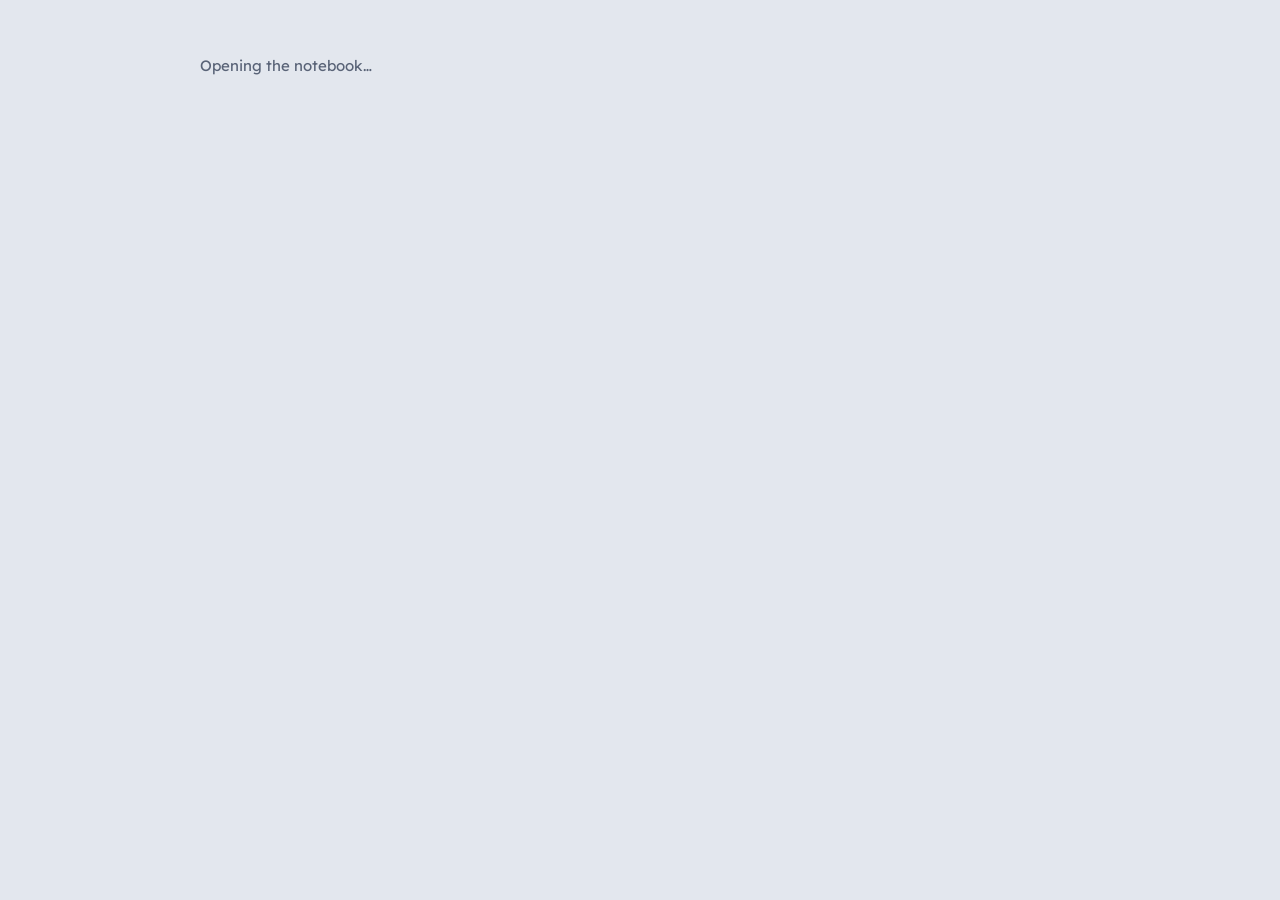
<file: index.html>
<!DOCTYPE html>
<html lang="en">
<head>
  <meta charset="utf-8">
  <meta name="viewport" content="width=device-width, initial-scale=1, viewport-fit=cover">
  <title>Algebra 3/4 Notebook</title>
  <link rel="preconnect" href="https://fonts.googleapis.com">
  <link rel="preconnect" href="https://fonts.gstatic.com" crossorigin>
  <link rel="stylesheet" href="https://fonts.googleapis.com/css2?family=League+Spartan:wght@700;800&family=Lexend:wght@400;500;600&family=Patrick+Hand&family=Questrial&family=STIX+Two+Text:ital@0;1&display=swap">
  <link rel="stylesheet" href="styles.css">
</head>
<body>
  <div id="app"><main class="landing"><div class="landing-inner"><p style="color:#596377">Opening the notebook…</p></div></main></div>
  <script src="vendor/firebase-app-compat.js"></script>
  <script src="vendor/firebase-auth-compat.js"></script>
  <script src="vendor/firebase-database-compat.js"></script>
  <script src="firebase-config.js"></script>
  <script src="backend.js"></script>
  <script src="app.js"></script>
</body>
</html>
</file>
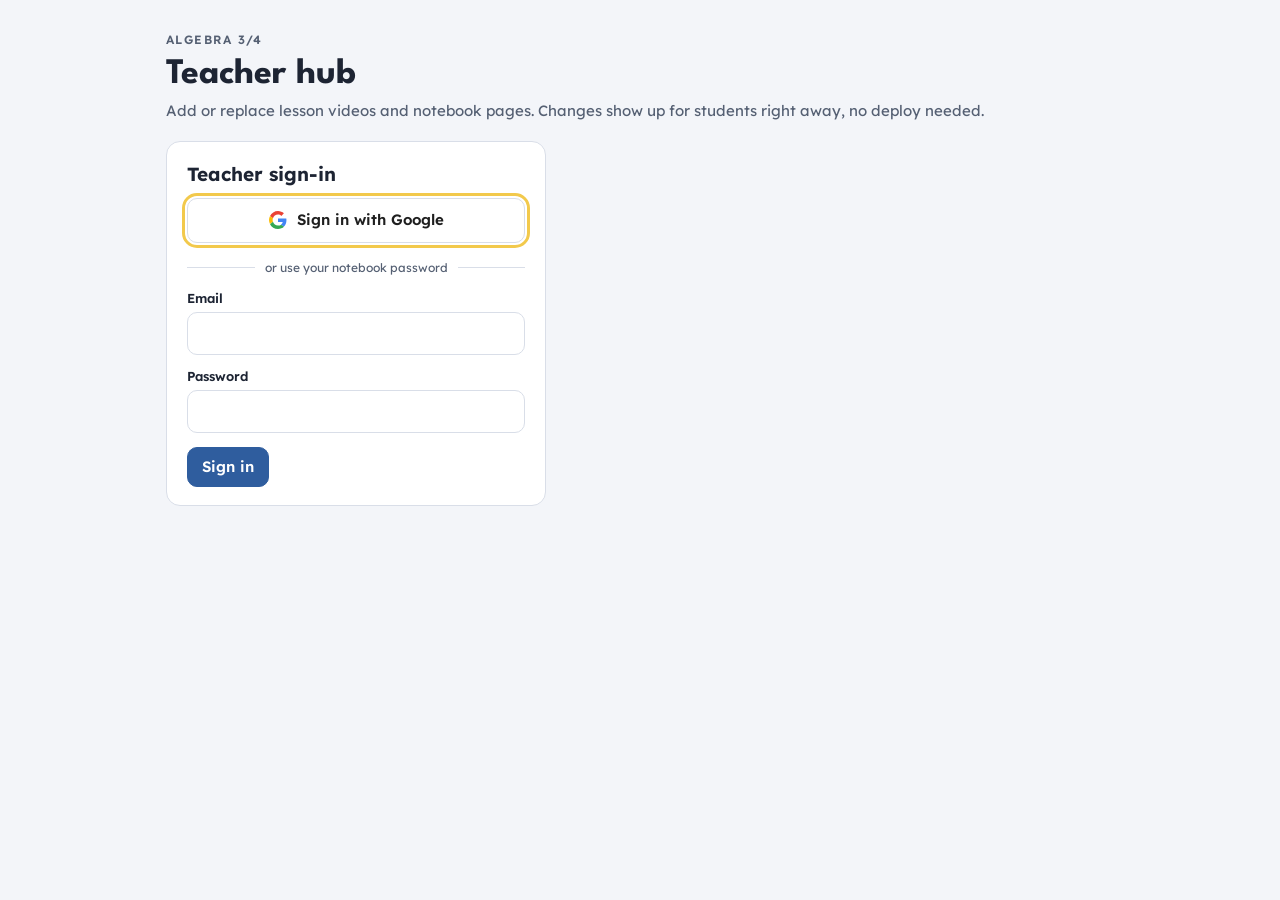
<file: teacher/index.html>
<!DOCTYPE html>
<html lang="en">
<head>
<meta charset="utf-8">
<meta name="viewport" content="width=device-width, initial-scale=1">
<title>Teacher hub · Algebra 3/4</title>
<link rel="preconnect" href="https://fonts.googleapis.com">
<link rel="stylesheet" href="https://fonts.googleapis.com/css2?family=League+Spartan:wght@700&family=Lexend:wght@400;500;600&display=swap">
<style>
  :root { color-scheme: light; --bg:#f3f5f9; --card:#fff; --ink:#1d2433; --muted:#556073; --line:#d9dee8; --soft:#eef1f6;
          --accent:#2f5d9e; --accent-ink:#fff; --ok:#1f6b45; --okbg:#e6f4ec; --warn:#8a3b2e; --warnbg:#fbeeea; --chip:#e8eefb; --mine:#efe6fb; --mine-ink:#4b2f7a; }
  * { box-sizing: border-box; }
  html, body { margin: 0; background: var(--bg); color: var(--ink); font: 15px/1.5 "Lexend", system-ui, sans-serif; }
  a { color: var(--accent); }
  main { max-width: 980px; margin: 0 auto; padding: 28px 16px 64px; }
  .eyebrow { font-size: 12px; font-weight: 600; letter-spacing: .12em; text-transform: uppercase; color: var(--muted); }
  h1 { font-family: "League Spartan", "Lexend", sans-serif; font-size: 36px; line-height: 1.1; margin: 4px 0 6px; }
  h2 { font-size: 19px; margin: 0 0 4px; }
  h3 { font-size: 13px; letter-spacing: .08em; text-transform: uppercase; color: var(--muted); margin: 22px 0 8px; }
  p { margin: 0 0 10px; }
  .muted { color: var(--muted); }
  .top { display: flex; flex-wrap: wrap; align-items: flex-end; gap: 10px 20px; justify-content: space-between; margin-bottom: 18px; }
  .who { font-size: 13px; color: var(--muted); display: flex; gap: 12px; align-items: center; flex-wrap: wrap; }
  .tabs { display: flex; gap: 6px; margin: 0 0 16px; border-bottom: 1px solid var(--line); }
  .tabs button { font: inherit; font-weight: 600; background: none; border: 0; border-bottom: 3px solid transparent; padding: 10px 14px; color: var(--muted); cursor: pointer; }
  .tabs button[aria-selected="true"] { color: var(--ink); border-bottom-color: var(--accent); }
  .card { background: var(--card); border: 1px solid var(--line); border-radius: 14px; padding: 18px 20px; margin-bottom: 18px; }
  .drop { border: 2px dashed var(--line); border-radius: 12px; padding: 18px; text-align: center; background: var(--soft); cursor: pointer; }
  .drop.over { border-color: var(--accent); background: var(--chip); }
  .drop b { color: var(--accent); }
  .btn { font: inherit; font-weight: 600; border-radius: 10px; border: 1px solid var(--line); background: var(--card); color: var(--ink); padding: 8px 14px; cursor: pointer; }
  .btn:hover { border-color: var(--ink); }
  .btn.primary { background: var(--accent); color: var(--accent-ink); border-color: var(--accent); }
  .btn.small { font-size: 13px; padding: 5px 10px; border-radius: 8px; }
  .btn.danger { color: var(--warn); }
  .btn:disabled { opacity: .5; cursor: default; }
  .btn:focus-visible, input:focus-visible, select:focus-visible, .drop:focus-visible, .tabs button:focus-visible { outline: 3px solid #f2c94c; outline-offset: 2px; }
  label.f { display: block; font-size: 13px; font-weight: 600; margin: 12px 0 4px; }
  textarea { font: 13px/1.5 ui-monospace, Menlo, monospace; width: 100%; padding: 9px 12px; border: 1.5px solid var(--line); border-radius: 10px; background: #fff; color: var(--ink); resize: vertical; }
  input[type=text], input[type=email], input[type=password], select { font: inherit; width: 100%; padding: 9px 12px; border: 1.5px solid var(--line); border-radius: 10px; background: #fff; color: var(--ink); }
  .row2 { display: grid; grid-template-columns: 1fr 1fr; gap: 0 14px; }
  @media (max-width: 640px) { .row2 { grid-template-columns: 1fr; } h1 { font-size: 30px; } }
  .preview { margin-top: 14px; border-top: 1px solid var(--line); padding-top: 12px; }
  .facts { display: grid; grid-template-columns: max-content 1fr; gap: 4px 14px; font-size: 14px; }
  .facts dt { color: var(--muted); }
  .facts dd { margin: 0; overflow-wrap: anywhere; }
  .link { font-family: ui-monospace, Menlo, monospace; font-size: 13px; background: var(--soft); padding: 2px 6px; border-radius: 6px; overflow-wrap: anywhere; }
  .msg { margin-top: 12px; padding: 10px 12px; border-radius: 10px; font-size: 14px; }
  .msg.ok { background: var(--okbg); color: var(--ok); }
  .msg.err { background: var(--warnbg); color: var(--warn); }
  .msg.info { background: var(--chip); color: var(--ink); }
  .actions { display: flex; flex-wrap: wrap; gap: 8px; margin-top: 14px; align-items: center; }
  table { width: 100%; border-collapse: collapse; font-size: 14px; }
  th { text-align: left; font-size: 12px; color: var(--muted); font-weight: 600; padding: 6px 8px; border-bottom: 1px solid var(--line); }
  td { padding: 9px 8px; border-bottom: 1px solid var(--soft); vertical-align: top; }
  td.acts { white-space: nowrap; text-align: right; }
  td.acts .btn { margin-left: 4px; }
  .badge { display: inline-block; font-size: 11px; font-weight: 600; padding: 2px 8px; border-radius: 999px; background: var(--soft); color: var(--muted); white-space: nowrap; }
  .badge.mine { background: var(--mine); color: var(--mine-ink); }
  .badge.hid { background: var(--warnbg); color: var(--warn); }
  tr.hidden td:not(.acts) { opacity: .55; }
  .pg { font-weight: 600; white-space: nowrap; }
  .slo { margin-top: 6px; }
  .slo h4 { margin: 14px 0 4px; font-size: 15px; }
  .empty { color: var(--muted); font-size: 14px; padding: 4px 0 8px; }
  .signin { max-width: 380px; }
  .gbtn { display: flex; width: 100%; align-items: center; justify-content: center; gap: 10px; margin-top: 10px; padding: 10px 14px; background: #fff; color: #1f1f1f; }
  .or { display: flex; align-items: center; gap: 10px; margin: 16px 0 0; font-size: 12px; color: var(--muted); }
  .or::before, .or::after { content: ""; flex: 1; height: 1px; background: var(--line); }
  .note { font-size: 13px; color: var(--muted); }
  @media (max-width: 720px) { td.acts { white-space: normal; text-align: left; } .hide-sm { display: none; } }
</style>
</head>
<body>
<main id="main">
  <div class="top">
    <div><span class="eyebrow">Algebra 3/4</span><h1>Teacher hub</h1>
      <p class="muted" style="margin:0">Add or replace lesson videos and notebook pages. Changes show up for students right away, no deploy needed.</p></div>
    <div class="who" id="who"></div>
  </div>
  <div id="view"><p class="muted">Loading…</p></div>
</main>

<script src="/vendor/firebase-app-compat.js"></script>
<script src="/vendor/firebase-auth-compat.js"></script>
<script src="/vendor/firebase-database-compat.js"></script>
<script src="/firebase-config.js"></script>
<script>
(function () {
  'use strict';
  var $ = function (s, r) { return (r || document).querySelector(s); };
  var view = $('#view'), who = $('#who');
  function esc(t) { return String(t == null ? '' : t).replace(/[&<>"]/g, function (c) { return { '&': '&amp;', '<': '&lt;', '>': '&gt;', '"': '&quot;' }[c]; }); }
  function mb(n) { return (n / 1048576).toFixed(1) + ' MB'; }
  function when(t) { return t ? new Date(t).toLocaleDateString(undefined, { month: 'short', day: 'numeric' }) : ''; }
  var ORIGIN = location.origin;
  var MAX = 9.5 * 1048576;   // one database value can be 10 MB

  if (!window.NB_FIREBASE_CONFIG || /PASTE/.test(NB_FIREBASE_CONFIG.apiKey || 'PASTE')) { view.innerHTML = '<p>Paste your Firebase keys into firebase-config.js first.</p>'; return; }
  firebase.initializeApp(NB_FIREBASE_CONFIG);
  var auth = firebase.auth(), db = firebase.database();
  var TEACHERS = (window.NB_TEACHER_EMAILS || []).map(function (e) { return String(e).toLowerCase(); });

  auth.onAuthStateChanged(function (u) {
    var email = u && u.email ? u.email.toLowerCase() : '';
    if (!email) return showSignIn();
    if (TEACHERS.indexOf(email) < 0) {
      who.innerHTML = '';
      view.innerHTML = '<div class="card"><p>Signed in as ' + esc(email) + ', which isn\'t the teacher account.</p><button class="btn" id="out">Sign out</button></div>';
      $('#out').onclick = function () { auth.signOut(); };
      return;
    }
    who.innerHTML = '<span>Signed in as <b>' + esc(email) + '</b></span><a href="/">Notebook</a><a href="/lessons/">Lessons</a><button class="btn small" id="out">Sign out</button>';
    $('#out').onclick = function () { auth.signOut(); };
    start();
  });

  function showSignIn() {
    who.innerHTML = '';
    view.innerHTML = '<form class="card signin" id="si" novalidate><h2>Teacher sign-in</h2>' +
      '<button type="button" class="btn gbtn" id="gg"><svg viewBox="0 0 48 48" width="18" height="18" aria-hidden="true"><path fill="#EA4335" d="M24 9.5c3.5 0 6.6 1.2 9 3.5l6.7-6.7C35.6 2.4 30.2 0 24 0 14.6 0 6.6 5.4 2.7 13.2l7.8 6.1C12.4 13.6 17.7 9.5 24 9.5z"/><path fill="#4285F4" d="M46.5 24.5c0-1.6-.1-3.1-.4-4.5H24v9h12.7c-.6 3-2.3 5.5-4.8 7.2l7.5 5.8c4.4-4 7.1-10 7.1-17.5z"/><path fill="#FBBC05" d="M10.5 28.7c-.5-1.4-.8-3-.8-4.7s.3-3.2.8-4.7l-7.8-6.1C1 16.6 0 20.2 0 24s1 7.4 2.7 10.8l7.8-6.1z"/><path fill="#34A853" d="M24 48c6.5 0 11.9-2.1 15.9-5.8l-7.5-5.8c-2.1 1.4-4.9 2.3-8.4 2.3-6.3 0-11.6-4.1-13.5-9.8l-7.8 6.1C6.6 42.6 14.6 48 24 48z"/></svg>Sign in with Google</button>' +
      '<p class="or"><span>or use your notebook password</span></p>' +
      '<label class="f" for="em">Email</label><input id="em" type="email" autocomplete="username" required>' +
      '<label class="f" for="pw">Password</label><input id="pw" type="password" autocomplete="current-password" required>' +
      '<div class="actions"><button class="btn primary" type="submit" id="go">Sign in</button></div><div id="sierr"></div></form>';
    $('#gg').focus();
    $('#gg').onclick = function () {
      var provider = new firebase.auth.GoogleAuthProvider();
      provider.setCustomParameters({ hd: 'yumaunion.org', prompt: 'select_account' });
      $('#sierr').innerHTML = '';
      auth.signInWithPopup(provider).catch(function (x) {
        var code = (x && x.code) || '';
        if (/popup-blocked|operation-not-supported|web-storage-unsupported/.test(code)) return auth.signInWithRedirect(provider);
        if (/popup-closed|cancelled-popup/.test(code)) return;
        $('#sierr').innerHTML = '<div class="msg err">' + (/operation-not-allowed/.test(code) ? 'Google sign-in isn\'t turned on yet. In the Firebase console: Authentication, Sign-in method, Google.'
          : /unauthorized-domain/.test(code) ? 'This address isn\'t allowed for Google sign-in yet. In the Firebase console: Authentication, Settings, Authorized domains.'
          : 'Google sign-in didn\'t work (' + esc(code || x) + '). Use your password instead.') + '</div>';
      });
    };
    $('#si').onsubmit = function (e) {
      e.preventDefault();
      var go = $('#go'); go.disabled = true; go.textContent = 'Signing in…';
      auth.signInWithEmailAndPassword($('#em').value.trim(), $('#pw').value).catch(function (x) {
        go.disabled = false; go.textContent = 'Sign in';
        var code = (x && x.code) || '';
        $('#sierr').innerHTML = '<div class="msg err">' + (/network/.test(code) ? 'Couldn\'t reach the sign-in server. Check the connection and try again.'
          : /too-many/.test(code) ? 'Too many tries. Wait a few minutes, then try again.' : 'That email and password didn\'t match.') + '</div>';
      });
    };
  }

  /* ================= data ================= */
  var S = { tab: 'lessons', hostedLessons: [], dbLessons: {}, hostedCfg: null, dbSpreads: {} };
  try { S.tab = sessionStorage.getItem('hub-tab') || 'lessons'; } catch (e) {}

  function start() {
    view.innerHTML = '<p class="muted">Loading…</p>';
    Promise.all([
      fetch('/lessons/lessons.json', { cache: 'no-cache' }).then(function (r) { return r.ok ? r.json() : []; }).catch(function () { return []; }),
      fetch('/notebook-config.json', { cache: 'no-cache' }).then(function (r) { return r.json(); }),
    ]).then(function (r) {
      S.hostedLessons = r[0] || []; S.hostedCfg = r[1];
      db.ref('content/lessons').on('value', function (s) { S.dbLessons = s.val() || {}; render(); });
      db.ref('content/spreads').on('value', function (s) { S.dbSpreads = s.val() || {}; render(); });
    }).catch(function (e) { view.innerHTML = '<div class="msg err">Couldn\'t load the notebook settings: ' + esc(e.message || e) + '</div>'; });
  }

  /* ---------- lessons ---------- */
  function lessonKey(name) {
    return String(name).replace(/\.html?$/i, '').replace(/^copy of\s+/i, '').replace(/\s*\(\d+\)\s*$/, '').replace(/^\d+[\s._-]*/, '')
      .toLowerCase().trim().replace(/[^a-z0-9]+/g, '-').replace(/^-|-$/g, '');
  }
  function dec(t) { return t.replace(/&amp;/g, '&').replace(/&lt;/g, '<').replace(/&gt;/g, '>').replace(/&quot;/g, '"').replace(/&#39;/g, "'"); }
  function lessonInfo(text) {
    var head = text.slice(0, 8000), body = text.slice(0, 200000);
    var t = head.match(/<title>([^<]*)<\/title>/i), g = head.match(/<meta\s+name=["']lesson-group["']\s+content=["']([^"']+)["']/i);
    var pm = body.match(/Notes p\. ?(\d+)(?:\s*[–-]\s*(\d+))?/);
    var parts = [], re = /<section\b[^>]*>/g, m;
    while ((m = re.exec(body))) {
      var tag = m[0], at = function (k) { var x = tag.match(new RegExp('data-' + k + '="([^"]*)"')); return x ? dec(x[1]) : ''; };
      var v = at('view'); if (!v || v === 'tour' || v === 'key') continue;
      parts.push({ v: v, t: at('title'), p: at('pg') });
    }
    var title = t ? dec(t[1].trim()) : '';
    var guess = /factor/i.test(title) ? '3.1 Factoring' : /radical|square root/i.test(title) ? '1.4 Radical Equations' : '';
    return { title: title, group: (g && g[1].trim()) || guess || 'More lessons', pages: pm ? (pm[2] ? pm[1] + '–' + pm[2] : pm[1]) : '', parts: parts };
  }
  function allLessons() {
    var map = {};
    S.hostedLessons.forEach(function (l) { map[l.slug] = { slug: l.slug, title: l.title, group: l.group, pages: l.pages, builtIn: true }; });
    Object.keys(S.dbLessons).forEach(function (slug) {
      var e = S.dbLessons[slug] || {}, cur = map[slug] || { slug: slug, builtIn: false };
      if (e.size) { cur.title = e.title || slug; cur.group = e.group; cur.pages = e.pages; cur.uploaded = e.updated || 1; cur.size = e.size; }
      else if (cur.builtIn) {
        if (e.title) cur.title = e.title;
        if (e.group) cur.group = e.group;
        if (e.pages != null) cur.pages = e.pages;
        if (e.override) cur.edited = true;
      }
      cur.spread = e.spread || '';
      cur.hidden = !!e.hidden;
      if (cur.title) map[slug] = cur;
    });
    var unit = function (g) { var n = parseFloat(g); return isNaN(n) ? -1 : n; };
    return Object.keys(map).map(function (k) { return map[k]; }).sort(function (a, b) {
      return unit(b.group) - unit(a.group) || String(a.group).localeCompare(b.group) || (parseInt(a.pages, 10) || 9999) - (parseInt(b.pages, 10) || 9999);
    });
  }

  /* ---------- notebook pages ---------- */
  var firstPage = function (id) { var n = parseInt(String(id), 10); return isNaN(n) ? 99999 : n; };
  function mergedCfg() {
    var c = JSON.parse(JSON.stringify(S.hostedCfg || {})), extra = S.dbSpreads;
    c.spreads = c.spreads || []; c.objectives = c.objectives || [];
    c.spreads.forEach(function (s) { s.builtIn = true; });
    Object.keys(extra).forEach(function (id) {
      var e = extra[id] || {};
      c.objectives.forEach(function (o) { if (e.hidden || (e.obj && o.id !== e.obj)) o.spreads = (o.spreads || []).filter(function (x) { return x !== id; }); });
      var cur = c.spreads.filter(function (s) { return s.id === id; })[0];
      if (!cur) { cur = { id: id, builtIn: false }; c.spreads.push(cur); }
      cur.hidden = !!e.hidden; cur.edited = true;
      if (e.label) cur.label = e.label;
      if (e.title) cur.title = e.title;
      if (Array.isArray(e.videos)) cur.videos = e.videos; else if (e.videos === 'none') cur.videos = [];
      if (e.src === 'db') { cur.uploaded = e.updated || 1; cur.file = e.file; cur.size = e.size; }
      cur.obj = e.obj || cur.obj;
      if (e.obj && !e.hidden) {
        var o = c.objectives.filter(function (x) { return x.id === e.obj; })[0];
        if (o) { o.spreads = o.spreads || []; if (o.spreads.indexOf(id) < 0) o.spreads.push(id); var key = function (id) { var sp = c.spreads.filter(function (x) { return x.id === id; })[0]; return sp && sp.sort != null ? +sp.sort : firstPage(id); }; o.spreads.sort(function (a, b) { return key(a) - key(b); }); }
      }
    });
    c.objectives.forEach(function (o) { (o.spreads || []).forEach(function (id) { c.spreads.forEach(function (s) { if (s.id === id && !s.obj) s.obj = o.id; }); }); });
    return c;
  }
  function objLabel(o) { return /^\d/.test(o.id) ? 'SLO ' + o.id + ' – ' + o.name : o.name; }
  function sloOptions(c, sel) {
    var units = {}; (c.units || []).forEach(function (u) { units[u.id] = u.name || ('Unit ' + u.id); });
    var html = '', grp = null;
    c.objectives.forEach(function (o) {
      var g = o.unit ? (units[o.unit] || 'Unit ' + o.unit) : 'Other';
      if (g !== grp) { if (grp !== null) html += '</optgroup>'; grp = g; html += '<optgroup label="' + esc(g) + '">'; }
      html += '<option value="' + esc(o.id) + '"' + (o.id === sel ? ' selected' : '') + '>' + esc(objLabel(o)) + '</option>';
    });
    return html + (grp !== null ? '</optgroup>' : '');
  }
  function parseSpread(code) {
    code = String(code).replace(/^﻿/, '').replace(/<\/?script[^>]*>/gi, '');
    var got = null;
    try { new Function('NB', code)({ registerSpread: function (d) { got = d; } }); }
    catch (e) { return { error: 'This file has an error in it (' + e.message + '). Ask Claude for a fresh copy.' }; }
    if (!got || !got.id) return { error: 'This doesn\'t look like a notebook page file. Notebook page files are named like Spread_76_77.js.' };
    var nums = (got.pages || []).map(function (p) { return p.num; }).filter(function (n) { return /^\d+$/.test(String(n)); });
    return { id: String(got.id), code: code, pages: nums, label: String(got.id).replace(/-/g, '–') };
  }
  function cleanVideoUrl(u) {
    var m = String(u).match(/(?:youtube\.com\/(?:watch\?(?:.*&)?v=|shorts\/|embed\/|live\/)|youtu\.be\/)([A-Za-z0-9_-]{6,})/);
    return m ? 'https://www.youtube.com/watch?v=' + m[1] : String(u);
  }
  function parseVideos(text) {
    var out = [], bad = [];
    String(text || '').split(/\n+/).forEach(function (line) {
      line = line.trim(); if (!line) return;
      var m = line.match(/https?:\/\/\S+/);
      if (!m) { bad.push(line); return; }
      out.push({ url: cleanVideoUrl(m[0]), label: line.replace(m[0], '').replace(/^[\s·:–-]+|[\s·:–-]+$/g, '') });
    });
    return { list: out, bad: bad };
  }
  function videosText(v) { return (v || []).map(function (x) { return x.url + (x.label ? ' ' + x.label : ''); }).join('\n'); }
  function safeKey(k) { return String(k).replace(/[.#$\[\]\/]/g, '_'); }

  /* ================= rendering ================= */
  function render() {
    if (!S.hostedCfg) return;
    var keep = document.activeElement && document.activeElement.id;
    var pending = $('#lessonForm') && $('#lessonForm').dataset.busy === '1' || $('#pageForm') && $('#pageForm').dataset.busy === '1';
    if (pending) return;   // don't wipe a form while it's uploading
    var draftL = S.draftLesson, draftP = S.draftPage;
    view.innerHTML = '<div class="tabs" role="tablist">' +
      '<button role="tab" data-tab="lessons" aria-selected="' + (S.tab === 'lessons') + '">Lesson videos</button>' +
      '<button role="tab" data-tab="pages" aria-selected="' + (S.tab === 'pages') + '">Notebook pages</button></div>' +
      '<div id="panel"></div>';
    view.querySelectorAll('[data-tab]').forEach(function (b) {
      b.onclick = function () { S.tab = b.dataset.tab; try { sessionStorage.setItem('hub-tab', S.tab); } catch (e) {} render(); };
    });
    if (S.tab === 'lessons') renderLessons(draftL); else renderPages(draftP);
    if (keep && document.getElementById(keep)) document.getElementById(keep).focus();
  }

  function dropZone(id, accept, text) {
    return '<input type="file" id="' + id + 'File" accept="' + accept + '" hidden>' +
      '<div class="drop" id="' + id + 'Drop" tabindex="0" role="button">' + text + '</div>';
  }
  function wireDrop(id, onFile) {
    var input = $('#' + id + 'File'), zone = $('#' + id + 'Drop');
    zone.onclick = function () { input.click(); };
    zone.onkeydown = function (e) { if (e.key === 'Enter' || e.key === ' ') { e.preventDefault(); input.click(); } };
    input.onchange = function () { if (input.files[0]) onFile(input.files[0]); input.value = ''; };
    zone.ondragover = function (e) { e.preventDefault(); zone.classList.add('over'); };
    zone.ondragleave = function () { zone.classList.remove('over'); };
    zone.ondrop = function (e) { e.preventDefault(); zone.classList.remove('over'); var f = e.dataTransfer.files[0]; if (f) onFile(f); };
  }
  function copy(text, btn) {
    var done = function () { var t = btn.textContent; btn.textContent = 'Copied!'; setTimeout(function () { btn.textContent = t; }, 1400); };
    if (navigator.clipboard) navigator.clipboard.writeText(text).then(done, function () { prompt('Copy this link:', text); });
    else prompt('Copy this link:', text);
  }

  /* ---------- lessons tab ---------- */
  function renderLessons(draft) {
    var panel = $('#panel'), list = allLessons();
    var html = '<section class="card" id="lessonForm"><h2>Add or replace a lesson</h2>' +
      '<p class="muted">Pick the lesson\'s <b>.html</b> file. You can change its title, SLO and which notebook card it shows on before uploading. If a lesson already uses that link name, the new file replaces it and the link stays the same.</p>' +
      dropZone('les', '.html,.htm,text/html', '<b>Choose a lesson file</b> or drop it here') +
      '<div id="lesPrev"></div></section>';
    html += '<section class="card"><h2>All lessons</h2><p class="note">“Uploaded” lessons came from this hub. “Built in” lessons came with the site.</p>';
    var grp = null;
    if (!list.length) html += '<p class="empty">No lessons yet.</p>';
    list.forEach(function (l, i) {
      if (l.group !== grp) { if (grp !== null) html += '</tbody></table>'; grp = l.group; html += '<h3>' + esc(grp) + '</h3><table><tbody>'; }
      var link = ORIGIN + '/lessons/?lesson=' + l.slug;
      html += '<tr class="' + (l.hidden ? 'hidden' : '') + '"><td class="pg">' + (l.pages ? 'p. ' + esc(l.pages) : '—') + '</td>' +
        '<td>' + esc(l.title) + '<br><span class="link">?lesson=' + esc(l.slug) + '</span></td>' +
        '<td class="hide-sm">' + (l.hidden ? '<span class="badge hid">Hidden</span> ' : '') +
          (l.uploaded ? '<span class="badge mine">Uploaded ' + esc(when(l.uploaded)) + '</span>' : l.edited ? '<span class="badge mine">Edited</span>' : '<span class="badge">Built in</span>') + '</td>' +
        '<td class="acts"><a class="btn small" href="' + esc(link) + '" target="_blank" rel="noopener">Open ↗</a>' +
          '<button class="btn small" data-copy="' + esc(link) + '">Copy link</button>' +
          '<button class="btn small" data-ledit="' + esc(l.slug) + '">Edit</button>' +
          '<button class="btn small" data-replace="' + esc(l.slug) + '">Replace</button>' +
          '<button class="btn small" data-hide="' + esc(l.slug) + '">' + (l.hidden ? 'Show' : 'Hide') + '</button>' +
          (l.uploaded ? '<button class="btn small danger" data-del="' + esc(l.slug) + '">' + (l.builtIn ? 'Undo upload' : 'Delete') + '</button>'
            : l.edited ? '<button class="btn small danger" data-del="' + esc(l.slug) + '">Undo changes</button>' : '') +
        '</td></tr>';
    });
    if (grp !== null) html += '</tbody></table>';
    html += '</section>';
    panel.innerHTML = html;

    wireDrop('les', function (f) { pickLesson(f, null); });
    panel.querySelectorAll('[data-copy]').forEach(function (b) { b.onclick = function () { copy(b.dataset.copy, b); }; });
    panel.querySelectorAll('[data-replace]').forEach(function (b) {
      b.onclick = function () {
        var input = $('#lesFile'); input.onchange = function () { if (input.files[0]) pickLesson(input.files[0], b.dataset.replace); input.value = ''; };
        input.click();
      };
    });
    panel.querySelectorAll('[data-ledit]').forEach(function (b) {
      b.onclick = function () {
        var l = list.filter(function (x) { return x.slug === b.dataset.ledit; })[0];
        showLessonDraft({ edit: true, slug: l.slug, name: '', info: { title: l.title, group: l.group, pages: l.pages || '', spread: l.spread || '' }, uploaded: !!l.uploaded });
        $('#lesPrev').scrollIntoView({ behavior: 'smooth', block: 'center' });
      };
    });
    panel.querySelectorAll('[data-hide]').forEach(function (b) {
      b.onclick = function () {
        var slug = b.dataset.hide, e = S.dbLessons[slug] || {};
        if (e.hidden) { if (e.size || e.override) db.ref('content/lessons/' + slug + '/hidden').remove(); else db.ref('content/lessons/' + slug).remove(); }
        else db.ref('content/lessons/' + slug + '/hidden').set(true);
      };
    });
    panel.querySelectorAll('[data-del]').forEach(function (b) {
      b.onclick = function () {
        var slug = b.dataset.del, l = list.filter(function (x) { return x.slug === slug; })[0];
        var ask = l.builtIn ? 'Undo your changes to "' + l.title + '"? Students will see the built-in version again.' : 'Delete "' + l.title + '"? Its link will stop working.';
        if (!confirm(ask)) return;
        b.disabled = true;
        var upd = {}; upd['lessons/' + slug] = null; upd['lessonFiles/' + slug] = null;
        db.ref('content').update(upd).catch(function (err) { alert('That didn\'t work: ' + err.message); b.disabled = false; });
      };
    });
    if (draft) showLessonDraft(draft); else if (S.flashL) $('#lesPrev').innerHTML = S.flashL;
  }

  function pickLesson(file, forceSlug) {
    S.flashL = '';
    var reader = new FileReader();
    reader.onload = function () {
      var text = String(reader.result || '');
      if (!/<html|<section|<body/i.test(text)) return showLessonDraft({ error: file.name + ' doesn\'t look like a lesson file. Lesson files end in .html.' });
      if (text.length > MAX) return showLessonDraft({ error: file.name + ' is ' + mb(text.length) + '. The limit is 9.5 MB. Ask Claude to shrink the audio in it.' });
      var info = lessonInfo(text);
      showLessonDraft({ name: file.name, text: text, info: info, slug: forceSlug || lessonKey(file.name) || 'lesson' });
    };
    reader.onerror = function () { showLessonDraft({ error: 'Couldn\'t read ' + file.name + '.' }); };
    reader.readAsText(file, 'utf-8');
  }

  /* SLO + notebook card choices for a lesson */
  function objIdOf(group) { var m = String(group || '').match(/^(\d+\.\d+)/); return m ? m[1] : ''; }
  function lessonFieldsHtml(info) {
    var c = mergedCfg(), oid = objIdOf(info.group);
    var cards = '<option value="">Automatic: match by notebook pages</option>';
    c.objectives.forEach(function (o) {
      var ids = o.spreads || []; if (!ids.length) return;
      cards += '<optgroup label="' + esc(objLabel(o)) + '">';
      ids.forEach(function (id) {
        var sp = c.spreads.filter(function (x) { return x.id === id; })[0] || { id: id, label: id };
        var lab = (/^\d/.test(sp.label || id) ? 'pp. ' : '') + (sp.label || id) + (sp.title ? ' · ' + sp.title : '');
        cards += '<option value="' + esc(id) + '"' + (info.spread === id ? ' selected' : '') + '>' + esc(lab) + '</option>';
      });
      cards += '</optgroup>';
    });
    return '<div class="row2"><div><label class="f" for="lfTitle">Title students see</label><input type="text" id="lfTitle" value="' + esc(info.title || '') + '"></div>' +
      '<div><label class="f" for="lfObj">SLO</label><select id="lfObj"><option value="">(none: put under “More lessons”)</option>' + sloOptions(c, oid) + '</select></div></div>' +
      '<div class="row2"><div><label class="f" for="lfCard">Show it on this notebook card</label><select id="lfCard">' + cards + '</select></div>' +
      '<div><label class="f" for="lfPages">Notebook pages <span class="muted" style="font-weight:400">(optional, like 72–73)</span></label><input type="text" id="lfPages" value="' + esc(info.pages || '') + '"></div></div>' +
      '<p class="note">The lesson’s <b>Video / Slides</b> button goes on the card you pick. “Automatic” uses the notebook pages.</p>';
  }
  function readLessonFields(orig) {
    var c = mergedCfg(), oid = $('#lfObj').value, o = c.objectives.filter(function (x) { return x.id === oid; })[0];
    var group = !oid ? 'More lessons' : (objIdOf(orig.group) === oid ? orig.group : oid + ' ' + (o ? o.name : ''));
    var spread = $('#lfCard').value;
    var pages = $('#lfPages').value.trim().replace(/\s*-\s*/, '–');
    if (!pages && spread && /^\d/.test(spread)) pages = spread.replace('-', '–');
    if (spread && !oid) { c.objectives.forEach(function (x) { if ((x.spreads || []).indexOf(spread) >= 0 && !oid) { oid = x.id; group = x.id + ' ' + x.name; } }); }
    return { title: $('#lfTitle').value.trim(), group: group, pages: pages, spread: spread };
  }

  function showLessonDraft(d) {
    S.draftLesson = d;
    var box = $('#lesPrev'); if (!box) return;
    if (d.error) { box.innerHTML = '<div class="msg err">' + esc(d.error) + '</div>'; return; }
    var list = allLessons();
    var html = '<div class="preview">' + (d.edit ? '<h2 style="font-size:16px">Edit “' + esc(d.info.title) + '”</h2>'
        : '<dl class="facts"><dt>File</dt><dd>' + esc(d.name) + ' (' + mb(d.text.length) + ', ' + d.info.parts.length + ' parts)</dd></dl>') +
      lessonFieldsHtml(d.info) +
      (d.edit ? '<p class="note">Link: <span class="link">' + esc(ORIGIN + '/lessons/?lesson=' + d.slug) + '</span></p>'
        : '<label class="f" for="lesSlug">Link name</label><input type="text" id="lesSlug" value="' + esc(d.slug) + '" spellcheck="false">' +
          '<p class="note" id="lesLink"></p><div id="lesWhat"></div>') +
      '<div class="actions"><button class="btn primary" id="lesGo">' + (d.edit ? 'Save' : 'Upload lesson') + '</button><button class="btn" id="lesCancel">Cancel</button></div><div id="lesMsg"></div></div>';
    box.innerHTML = html;
    $('#lesCancel').onclick = function () { S.draftLesson = null; S.flashL = ''; box.innerHTML = ''; };
    var slugIn = $('#lesSlug');
    if (slugIn) {
      var upd = function () {
        var slug = slugIn.value.toLowerCase().replace(/[^a-z0-9-]+/g, '-').replace(/^-+/, '');
        if (slug !== slugIn.value) slugIn.value = slug;
        d.slug = slug;
        $('#lesLink').innerHTML = 'Students will use <span class="link">' + esc(ORIGIN + '/lessons/?lesson=' + slug) + '</span>';
        var ex = list.filter(function (l) { return l.slug === slug; })[0];
        $('#lesWhat').innerHTML = ex ? '<div class="msg info">This <b>replaces</b> “' + esc(ex.title) + '”. The link stays the same.</div>'
          : '<div class="msg info">This is a <b>new lesson</b>.</div>';
        $('#lesGo').disabled = !slug;
      };
      slugIn.oninput = upd; upd();
    }
    $('#lesGo').onclick = function () {
      var f = readLessonFields(d.info);
      if (!f.title) { $('#lesMsg').innerHTML = '<div class="msg err">Give the lesson a title.</div>'; $('#lfTitle').focus(); return; }
      var slug = d.slug.replace(/-+$/, ''); if (!slug) return;
      var form = $('#lessonForm'); form.dataset.busy = '1';
      var go = $('#lesGo'); go.disabled = true; go.textContent = d.edit ? 'Saving…' : 'Uploading ' + mb(d.text.length) + '…';
      var link = ORIGIN + '/lessons/?lesson=' + slug;
      var job;
      if (d.edit) {
        var upd2 = { title: f.title, group: f.group, pages: f.pages, spread: f.spread || null, updatedInfo: firebase.database.ServerValue.TIMESTAMP };
        if (!d.uploaded) upd2.override = true;
        job = db.ref('content/lessons/' + slug).update(upd2);
      } else {
        job = db.ref('content/lessonFiles/' + slug).set(d.text).then(function () {
          return db.ref('content/lessons/' + slug).set({ title: f.title, group: f.group, pages: f.pages, spread: f.spread || null, parts: d.info.parts,
            size: d.text.length, file: d.name, updated: firebase.database.ServerValue.TIMESTAMP });
        });
      }
      job.then(function () {
        form.dataset.busy = ''; S.draftLesson = null;
        S.flashL = '<div class="msg ok">' + (d.edit ? 'Saved' : 'Uploaded') + ' “' + esc(f.title) + '”. Students see it now at <a href="' + esc(link) + '" target="_blank" rel="noopener">' + esc(link) + '</a>.</div>';
        render();
      }).catch(function (err) {
        form.dataset.busy = ''; go.disabled = false; go.textContent = d.edit ? 'Save' : 'Upload lesson';
        $('#lesMsg').innerHTML = '<div class="msg err">That didn\'t save: ' + esc(err.message || err) + '</div>';
      });
    };
  }

  /* ---------- notebook pages tab ---------- */
  function renderPages(draft) {
    var panel = $('#panel'), c = mergedCfg();
    var html = '<section class="card" id="pageForm"><h2>Add or replace notebook pages</h2>' +
      '<p class="muted">Pick a page file from Claude (named like <b>Spread_76_77.js</b>). If those pages are already in the notebook, the new file replaces them. Ink you already wrote on them stays.</p>' +
      dropZone('pg', '.js,.html,.htm,text/javascript,text/html', '<b>Choose a page file</b> or drop it here') +
      '<div id="pgPrev"></div></section>';
    var units = {}; (c.units || []).forEach(function (u) { units[u.id] = u; });
    html += '<section class="card"><h2>Pages by SLO</h2><p class="note">Change a title, add video links, or move pages to another SLO with <b>Edit</b>. <b>Hide</b> takes pages out of the student list without deleting any ink.</p>';
    var spreadById = {}; c.spreads.forEach(function (s) { spreadById[s.id] = s; });
    var grp = null;
    c.objectives.forEach(function (o) {
      var u = o.unit ? units[o.unit] : null, g = u ? (u.name || 'Unit ' + u.id) : 'Other';
      if (g !== grp) { grp = g; html += '<h3>' + esc(g) + '</h3>'; }
      html += '<div class="slo"><h4>' + esc(objLabel(o)) + (o.teacherOnly ? ' <span class="badge">Teacher only</span>' : '') + '</h4>';
      var ids = o.spreads || [];
      if (!ids.length) html += '<p class="empty">No pages yet.</p>';
      else {
        html += '<table><tbody>';
        ids.forEach(function (id) { html += pageRow(spreadById[id] || { id: id, title: '' }, o); });
        html += '</tbody></table>';
      }
      html += '</div>';
    });
    var hidden = c.spreads.filter(function (s) { return s.hidden; });
    if (hidden.length) {
      html += '<h3>Hidden pages</h3><table><tbody>';
      hidden.forEach(function (s) { html += pageRow(s, null); });
      html += '</tbody></table>';
    }
    html += '</section>';
    panel.innerHTML = html;

    wireDrop('pg', function (f) { pickPage(f); });
    panel.querySelectorAll('[data-pedit]').forEach(function (b) { b.onclick = function () { editPage(b.dataset.pedit, c); }; });
    panel.querySelectorAll('[data-preplace]').forEach(function (b) {
      b.onclick = function () { var input = $('#pgFile'); input.onchange = function () { if (input.files[0]) pickPage(input.files[0], b.dataset.preplace); input.value = ''; }; input.click(); };
    });
    panel.querySelectorAll('[data-phide]').forEach(function (b) {
      b.onclick = function () {
        var id = b.dataset.phide, e = S.dbSpreads[id] || {}, s = spreadById[id] || {};
        if (e.hidden) {
          if (e.src === 'db' || e.title) db.ref('content/spreads/' + safeKey(id) + '/hidden').remove();
          else db.ref('content/spreads/' + safeKey(id)).remove();
        } else db.ref('content/spreads/' + safeKey(id)).update({ hidden: true, obj: s.obj || e.obj || null });
      };
    });
    panel.querySelectorAll('[data-pundo]').forEach(function (b) {
      b.onclick = function () {
        var id = b.dataset.pundo, s = spreadById[id] || {};
        var msg = s.builtIn ? 'Undo your changes to pages ' + id + '? The built-in version, title and SLO come back. Ink stays.'
          : 'Remove pages ' + id + ' from the notebook? Ink on them is kept in case you add them again.';
        if (!confirm(msg)) return;
        var upd = {}; upd['spreads/' + safeKey(id)] = null;
        if (s.uploaded && s.file) upd['files/' + safeKey(s.file)] = null;
        db.ref('content').update(upd).catch(function (err) { alert('That didn\'t work: ' + err.message); });
      };
    });
    if (draft) showPageDraft(draft); else if (S.flashP) $('#pgPrev').innerHTML = S.flashP;
  }

  function pageRow(s, o) {
    var open = o ? ORIGIN + '/?obj=' + encodeURIComponent(o.id) + '&spread=' + encodeURIComponent(s.id) : '';
    return '<tr class="' + (s.hidden ? 'hidden' : '') + '"><td class="pg">' + (/^\d/.test(s.label || s.id) ? 'pp. ' : '') + esc(s.label || s.id) + '</td><td>' + esc(s.title || '') + ((s.videos || []).length ? ' <span class="badge">▶ ' + s.videos.length + (s.videos.length === 1 ? ' video' : ' videos') + '</span>' : '') + '</td>' +
      '<td class="hide-sm">' + (s.uploaded ? '<span class="badge mine">Uploaded ' + esc(when(s.uploaded)) + '</span>' : s.edited && !s.hidden ? '<span class="badge mine">Edited</span>' : s.hidden ? '<span class="badge hid">Hidden</span>' : '<span class="badge">Built in</span>') + '</td>' +
      '<td class="acts">' + (open && !s.hidden ? '<a class="btn small" href="' + esc(open) + '" target="_blank" rel="noopener">Open ↗</a>' : '') +
      '<button class="btn small" data-pedit="' + esc(s.id) + '">Edit</button>' +
      '<button class="btn small" data-preplace="' + esc(s.id) + '">Replace</button>' +
      '<button class="btn small" data-phide="' + esc(s.id) + '">' + (s.hidden ? 'Show' : 'Hide') + '</button>' +
      (s.edited ? '<button class="btn small danger" data-pundo="' + esc(s.id) + '">' + (s.builtIn ? 'Undo changes' : 'Remove') + '</button>' : '') + '</td></tr>';
  }

  function pickPage(file, expectId) {
    S.flashP = '';
    var reader = new FileReader();
    reader.onload = function () {
      var p = parseSpread(reader.result);
      if (p.error) return showPageDraft({ error: file.name + ': ' + p.error });
      if (expectId && p.id !== expectId) return showPageDraft({ error: file.name + ' is pages ' + p.label + ', not ' + expectId.replace(/-/g, '–') + '. Pick the file for ' + expectId.replace(/-/g, '–') + ', or add this one as its own pages.' });
      if (p.code.length > MAX) return showPageDraft({ error: file.name + ' is too large (' + mb(p.code.length) + ').' });
      p.name = file.name;
      showPageDraft(p);
    };
    reader.readAsText(file, 'utf-8');
  }

  function showPageDraft(d) {
    S.draftPage = d;
    var box = $('#pgPrev'); if (!box) return;
    if (d.error) { box.innerHTML = '<div class="msg err">' + esc(d.error) + '</div>'; return; }
    var c = mergedCfg(), ex = c.spreads.filter(function (s) { return s.id === d.id; })[0];
    var guessObj = ex && ex.obj;
    if (!guessObj) {  // the SLO of the nearest earlier pages
      var best = null;
      c.objectives.forEach(function (o) { (o.spreads || []).forEach(function (id) { if (firstPage(id) < firstPage(d.id) && (!best || firstPage(id) > firstPage(best.id))) best = { id: id, obj: o.id }; }); });
      guessObj = best ? best.obj : '';
    }
    box.innerHTML = '<div class="preview"><dl class="facts"><dt>File</dt><dd>' + esc(d.name) + '</dd><dt>Pages</dt><dd><b>' + esc(d.label) + '</b></dd></dl>' +
      (ex ? '<div class="msg info">These pages are already in the notebook. This <b>replaces</b> them. Ink stays.</div>' : '<div class="msg info">These are <b>new pages</b>.</div>') +
      '<div class="row2"><div><label class="f" for="pgTitle">Title students see</label><input type="text" id="pgTitle" value="' + esc(ex ? ex.title || '' : '') + '" placeholder="e.g. Quadratic Formula"></div>' +
      '<div><label class="f" for="pgObj">SLO</label><select id="pgObj">' + sloOptions(c, guessObj) + '</select></div></div>' +
      '<div class="actions"><button class="btn primary" id="pgGo">' + (ex ? 'Replace pages' : 'Add pages') + '</button><button class="btn" id="pgCancel">Cancel</button></div><div id="pgMsg"></div></div>';
    $('#pgCancel').onclick = function () { S.draftPage = null; box.innerHTML = ''; };
    $('#pgGo').onclick = function () {
      var title = $('#pgTitle').value.trim(), obj = $('#pgObj').value;
      if (!title) { $('#pgMsg').innerHTML = '<div class="msg err">Give the pages a title.</div>'; $('#pgTitle').focus(); return; }
      var form = $('#pageForm'); form.dataset.busy = '1';
      var go = $('#pgGo'); go.disabled = true; go.textContent = 'Saving…';
      var file = (ex && ex.uploaded && ex.file) || ('Spread_' + d.id.replace(/[^A-Za-z0-9]+/g, '_'));
      var upd = {};
      upd['files/' + safeKey(file)] = d.code;
      upd['spreads/' + safeKey(d.id)] = { label: d.label, title: title, obj: obj, file: file, src: 'db', size: d.code.length, updated: firebase.database.ServerValue.TIMESTAMP };
      db.ref('content').update(upd).then(function () {
        form.dataset.busy = ''; S.draftPage = null;
        var link = ORIGIN + '/?obj=' + encodeURIComponent(obj) + '&spread=' + encodeURIComponent(d.id);
        S.flashP = '<div class="msg ok">Saved pages ' + esc(d.label) + '. Students see them now. Link: <a href="' + esc(link) + '" target="_blank" rel="noopener">' + esc(link) + '</a></div>';
        render();
      }).catch(function (err) {
        form.dataset.busy = ''; go.disabled = false; go.textContent = ex ? 'Replace pages' : 'Add pages';
        $('#pgMsg').innerHTML = '<div class="msg err">That didn\'t save: ' + esc(err.message || err) + '</div>';
      });
    };
  }

  function editPage(id, c) {
    var s = c.spreads.filter(function (x) { return x.id === id; })[0] || { id: id };
    var box = $('#pgPrev');
    box.innerHTML = '<div class="preview"><h2 style="font-size:16px">Edit pages ' + esc(s.label || id) + '</h2>' +
      '<div class="row2"><div><label class="f" for="edTitle">Title students see</label><input type="text" id="edTitle" value="' + esc(s.title || '') + '"></div>' +
      '<div><label class="f" for="edObj">SLO</label><select id="edObj">' + sloOptions(c, s.obj) + '</select></div></div>' +
      '<label class="f" for="edVid">Video links <span class="muted" style="font-weight:400">(optional, one per line; text after a link becomes its button label, like “p. 20”)</span></label>' +
      '<textarea id="edVid" rows="3" spellcheck="false" placeholder="https://www.youtube.com/watch?v=… p. 20">' + esc(videosText(s.videos)) + '</textarea>' +
      '<div class="actions"><button class="btn primary" id="edGo">Save</button><button class="btn" id="edCancel">Cancel</button></div><div id="edMsg"></div></div>';
    box.scrollIntoView({ behavior: 'smooth', block: 'center' });
    $('#edTitle').focus();
    $('#edCancel').onclick = function () { box.innerHTML = ''; };
    $('#edGo').onclick = function () {
      var title = $('#edTitle').value.trim(), obj = $('#edObj').value;
      if (!title) { $('#edMsg').innerHTML = '<div class="msg err">Give the pages a title.</div>'; return; }
      var vids = parseVideos($('#edVid').value);
      if (vids.bad.length) { $('#edMsg').innerHTML = '<div class="msg err">Each video line needs a link starting with https://. Check: ' + esc(vids.bad[0]) + '</div>'; return; }
      S.flashP = '<div class="msg ok">Saved pages ' + esc(s.label || id) + '.</div>';
      db.ref('content/spreads/' + safeKey(id)).update({ label: s.label || id.replace(/-/g, '–'), title: title, obj: obj, hidden: null, videos: vids.list.length ? vids.list : 'none' }).then(function () {
        render();
      }, function (err) { S.flashP = ''; if ($('#edMsg')) $('#edMsg').innerHTML = '<div class="msg err">That didn\'t save: ' + esc(err.message) + '</div>'; });
    };
  }
})();
</script>
</body>
</html>
</file>
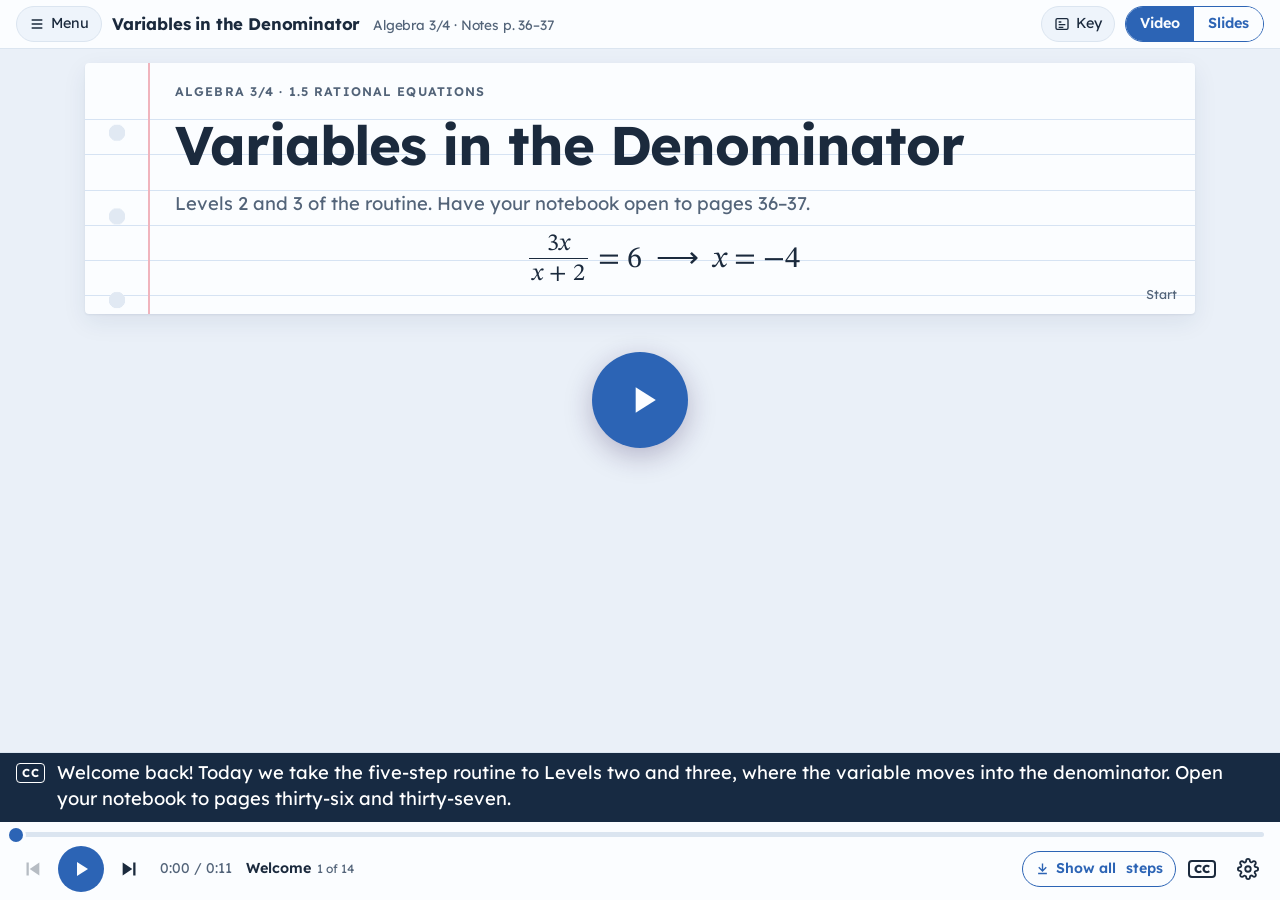
<file: lessons/files/rational-variable-denominators.html>
<!DOCTYPE html>
<html lang="en">
<head>
<meta charset="utf-8">
<meta name="viewport" content="width=device-width, initial-scale=1, viewport-fit=cover">
<style>html,body{margin:0}[hidden]{display:none!important}img{max-width:100%}</style>
<script>document.documentElement.dataset.theme="light"</script>
<meta name="lesson-group" content="1.5 Rational Equations">
<title>Rational Equations: Variables in the Denominator</title>
<meta name="claude:viewport-fit-sides" content="cover">
<link rel="preconnect" href="https://fonts.googleapis.com">
<link rel="stylesheet" href="https://fonts.googleapis.com/css2?family=Lexend:wght@400;500;600;700&family=Kalam:wght@400;700&family=STIX+Two+Text:ital@0;1&display=swap">
<style>
/* Layout: one notebook page at a time on graph-paper ground; header (title, theme, key), page, footer (back / listen / captions / next). */
:root{
  --ground:#e8f0f9; --grid:#d8e5f3; --paper:#fbfdff; --ink:#1b2a3d; --muted:#536479; --rule:#dbe5f0; --sel:#dde9f8; --accent:#2c64b5;
  --green:#18794a; --blue:#1d55b5; --red:#bf3128; --orange:#b45309; --hl-bg:#fff176; --hl-fg:#1b2a3d;
  --btn:#26579f; --btn-fg:#ffffff; --chip:#eef4fb; --shadow:0 1px 2px rgba(20,50,90,.08),0 8px 24px rgba(20,50,90,.08);
  --play:#2c64b5; --play-done:#1d4785; --play-fg:#ffffff; --play-ring:rgba(44,100,181,.55);
  --f-ui:"Lexend",system-ui,-apple-system,"Segoe UI",sans-serif;
  --f-hand:"Kalam","Comic Sans MS","Bradley Hand",cursive;
  --f-math:"STIX Two Text","Cambria Math","Times New Roman",serif;
}
@media (prefers-color-scheme: dark){:root:not([data-theme="light"]){ --orange:#ffb366; --capbg:#0c0912; --capfg:#f4f0fb; --capcur:#ffe37a; --ring:rgba(255,227,122,.35); --ringbg:rgba(255,226,110,.07);
  --ground:#141019; --grid:#1f1929; --paper:#1c1726; --ink:#ede7f8; --muted:#a99fc0; --rule:#30284a; --sel:#30264b; --accent:#bba5f5;
  --green:#5fd08f; --blue:#8ab8ff; --red:#ff8d80; --hl-bg:#665c00; --hl-fg:#fff8b5;
  --btn:#c6b4f7; --btn-fg:#1a1428; --chip:#262035; --play:#b9a2f4; --play-done:#8d70de; --play-fg:#1a1428; --play-ring:rgba(185,162,244,.55); --shadow:0 1px 2px rgba(0,0,0,.4),0 10px 28px rgba(0,0,0,.35); color-scheme:dark }}
:root[data-theme="dark"]{ --orange:#ffb366; --capbg:#0c0912; --capfg:#f4f0fb; --capcur:#ffe37a; --ring:rgba(255,227,122,.35); --ringbg:rgba(255,226,110,.07);
  --ground:#141019; --grid:#1f1929; --paper:#1c1726; --ink:#ede7f8; --muted:#a99fc0; --rule:#30284a; --sel:#30264b; --accent:#bba5f5;
  --green:#5fd08f; --blue:#8ab8ff; --red:#ff8d80; --hl-bg:#665c00; --hl-fg:#fff8b5;
  --btn:#c6b4f7; --btn-fg:#1a1428; --chip:#262035; --play:#b9a2f4; --play-done:#8d70de; --play-fg:#1a1428; --play-ring:rgba(185,162,244,.55); --shadow:0 1px 2px rgba(0,0,0,.4),0 10px 28px rgba(0,0,0,.35); color-scheme:dark }

html,body{height:100%}
body{background:var(--ground);color:var(--ink);font-family:var(--f-ui);font-size:16px;line-height:1.5;
  background-image:linear-gradient(var(--grid) 1px,transparent 1px),linear-gradient(90deg,var(--grid) 1px,transparent 1px);
  background-size:24px 24px}
.app{height:100%;display:grid;grid-template-rows:auto minmax(0,1fr) auto}
/* player body: slide menu on the left, page on the right */
.body{display:grid;grid-template-columns:var(--menuw) minmax(0,1fr) var(--sidew);grid-template-rows:minmax(0,1fr);min-height:0;overflow:hidden;position:relative}
.app{--menuw:272px;--sidew:0px;--capfs:1.15rem}
.app.mclosed{--menuw:0px}
.app.capside{--sidew:min(340px,30vw)}
.app.cap-l{--capfs:1.4rem}.app.cap-xl{--capfs:1.7rem}
.app.mclosed .menu{visibility:hidden}
.menu{background:var(--paper);border-right:1px solid var(--rule);overflow-y:auto;padding:14px 10px 24px;min-width:0}
.menu h3{margin:14px 10px 6px;font-size:.7rem;font-weight:600;letter-spacing:.1em;text-transform:uppercase;color:var(--muted)}
.menu h3:first-child{margin-top:2px}
.mi{display:flex;align-items:center;gap:10px;width:100%;border:0;background:none;text-align:left;padding:8px 10px;border-radius:8px;cursor:pointer;font-size:.93rem;line-height:1.3}
.mi:hover{background:var(--chip)}
.mi .no{flex:none;width:24px;height:24px;border-radius:50%;display:grid;place-items:center;font-size:.75rem;font-weight:600;border:1.5px solid var(--rule);font-variant-numeric:tabular-nums;color:var(--muted)}
.mi .tt{flex:1;min-width:0}
.mi.seen .no{border-color:var(--accent);color:var(--accent)}
.mi.seen .no::after{content:"✓";font-size:.8rem}
.mi.seen .no span{display:none}
.mi[aria-current="true"]{background:var(--sel);font-weight:600}
.mi[aria-current="true"] .no{background:var(--accent);border-color:var(--accent);color:var(--paper)}
.mi[aria-current="true"] .no::after{content:none}.mi[aria-current="true"] .no span{display:inline}
.scrim{display:none}
@media (max-width:859px){
  .body,.app.mclosed .body{grid-template-columns:minmax(0,1fr)}
  .menu{position:absolute;inset:0 auto 0 0;width:min(300px,86vw);z-index:8;box-shadow:var(--shadow);padding-left:max(10px,env(safe-area-inset-left,0px))}
  .app.mclosed .menu{display:none}
  .app:not(.mclosed) .scrim{display:block;position:absolute;inset:0;background:rgba(20,14,32,.45);z-index:7}
}
button{font:inherit;color:inherit}
:focus-visible{outline:3px solid var(--accent);outline-offset:2px}

/* header */
header{background:var(--paper);border-bottom:1px solid var(--rule);position:sticky;top:env(safe-area-inset-top,0px);z-index:5}
.hbar{display:flex;align-items:center;gap:12px;flex-wrap:wrap;
  padding-block:6px;padding-left:max(16px,env(safe-area-inset-left,0px));padding-right:max(16px,env(safe-area-inset-right,0px))}
.brand{font-weight:700;font-size:1.05rem;letter-spacing:-.01em}
.brand small{font-weight:400;color:var(--muted);margin-left:8px;font-size:.85rem}
.hbar .sp{flex:1}
.count{font-variant-numeric:tabular-nums;color:var(--muted);font-size:.9rem}
.tbtn{display:inline-flex;align-items:center;gap:6px;border:1px solid var(--rule);background:var(--chip);border-radius:999px;padding:6px 12px;cursor:pointer;font-size:.9rem}
.tbtn svg{width:16px;height:16px}
.tbtn[aria-pressed="true"]{border-color:var(--ink)}
.progress{height:4px;background:var(--rule)}
.progress i{display:block;height:100%;width:0;background:var(--accent);transition:width .3s}

/* page */
main{overflow-y:auto;min-width:0;padding-block:14px;padding-left:max(16px,env(safe-area-inset-left,0px));padding-right:max(16px,env(safe-area-inset-right,0px))}
.page{max-width:980px;margin:0 auto;background:var(--paper);border-radius:6px;box-shadow:var(--shadow);
  padding:20px clamp(16px,3.5vw,40px) 26px;position:relative}
.page::after{content:attr(data-pg);position:absolute;bottom:10px;right:18px;color:var(--muted);font-size:.8rem;font-variant-numeric:tabular-nums}
.slide{display:none}
.slide.cur{display:flex;flex-direction:column;gap:13px;animation:fade .25s ease}
@keyframes fade{from{opacity:.4;transform:translateY(4px)}to{opacity:1;transform:none}}
.eyebrow{font-size:.78rem;font-weight:600;letter-spacing:.09em;text-transform:uppercase;color:var(--muted);margin:0}
h1,h2{margin:0;letter-spacing:-.02em;text-wrap:balance;line-height:1.15}
h1{font-size:clamp(2.2rem,6vw,3.4rem);font-weight:700}
h2{font-size:clamp(1.35rem,3vw,1.85rem);font-weight:700}
p{margin:0;max-width:65ch}
.lead{font-size:1.15rem;color:var(--muted)}
.prob{font-size:clamp(1.4rem,3.4vw,1.9rem);text-align:center;padding:0}
.m{font-family:var(--f-math)}
.m i{font-style:italic}
sup{font-size:.62em;line-height:0}

/* revealable steps */
[data-s]{transition:opacity .35s ease,transform .35s ease}
[data-s]:not(.on){visibility:hidden;opacity:0;transform:translateY(6px)}
@media (prefers-reduced-motion:reduce){*{animation:none!important;transition:none!important}}

/* student-writes lines: handwriting + pencil in margin */
.hw{font-family:var(--f-hand);font-size:clamp(1.3rem,3.2vw,1.65rem);line-height:1.35;position:relative;padding-left:40px;min-width:0}
.hw::before{content:"";position:absolute;left:0;top:.2em;width:26px;height:26px;border-radius:50%;background:var(--chip);border:1.5px dashed var(--muted)}
.hw::after{content:"";position:absolute;left:6px;top:calc(.2em + 6px);width:15px;height:15px;background:var(--ink);
  -webkit-mask:var(--pencil) center/contain no-repeat;mask:var(--pencil) center/contain no-repeat}
:root{--capbg:#172a42; --capfg:#ffffff; --capcur:#ffe37a; --ring:rgba(233,197,63,.45); --ringbg:rgba(255,226,110,.14);
  --pencil:url("data:image/svg+xml,%3Csvg xmlns='http://www.w3.org/2000/svg' viewBox='0 0 24 24'%3E%3Cpath d='M3 17.25V21h3.75L17.8 9.94l-3.75-3.75L3 17.25zM20.7 7.04a1 1 0 0 0 0-1.41l-2.34-2.34a1 1 0 0 0-1.41 0l-1.83 1.83 3.75 3.75 1.83-1.83z'/%3E%3C/svg%3E");
  --check:url("data:image/svg+xml,%3Csvg xmlns='http://www.w3.org/2000/svg' viewBox='0 0 24 24'%3E%3Cpath d='M9 16.2 4.8 12l-1.4 1.4L9 19 21 7l-1.4-1.4z'/%3E%3C/svg%3E")}
.hw sup{font-size:.6em}

/* the signal system: color + a second cue */
.gcf{display:inline-block;color:var(--green);border:2px dashed currentColor;border-radius:4px;padding:0 10px;font-weight:700}
.green{color:var(--green);font-weight:700}
.work{color:var(--blue)}
.work::before{content:"→ ";font-family:var(--f-ui);font-size:.8em;opacity:.85}
.bin{color:var(--red);text-decoration:underline double;text-decoration-thickness:2px;text-underline-offset:5px;border-radius:4px;padding:0 2px;transition:background .3s}
.bin.hl{background:var(--hl-bg);color:var(--hl-fg);text-decoration-color:var(--red)}
.fin{display:inline-block;border:2.5px solid var(--ink);border-radius:999px;padding:2px 18px 2px 12px;font-weight:700}
.fin::before{content:"";display:inline-block;vertical-align:-3px;margin-right:8px;width:22px;height:22px;background:var(--ink);-webkit-mask:var(--check) center/contain no-repeat;mask:var(--check) center/contain no-repeat}
.tip{border:2px solid var(--red);border-left-width:8px;border-radius:6px;padding:10px 14px;display:flex;gap:12px;align-items:flex-start;max-width:640px}
.tip b.lab{flex:none;font-size:.75rem;letter-spacing:.08em;text-transform:uppercase;color:var(--red);border:1.5px solid var(--red);border-radius:4px;padding:1px 6px;margin-top:3px}
.tip .hwt{font-family:var(--f-hand);font-size:1.3rem;line-height:1.3;color:var(--red)}
.tip p{font-size:1rem}

/* split halves */
.pair{display:grid;grid-template-columns:minmax(0,1fr) auto minmax(0,1fr);align-items:center;gap:10px;max-width:640px}
.pair > span:first-child{text-align:right}
.divider{display:flex;flex-direction:column;align-items:center;font-family:var(--f-ui);font-size:.68rem;letter-spacing:.08em;text-transform:uppercase;color:var(--muted)}
.divider::before,.divider::after{content:"";width:0;height:14px;border-left:2px dashed var(--muted)}
.stack{display:flex;flex-direction:column;gap:9px}
.cols{display:grid;grid-template-columns:repeat(4,minmax(0,1fr));gap:10px;max-width:700px}
.cols > div{text-align:center}
.cols .t{font-family:var(--f-math);font-size:1.4rem}
.cols .hw{padding-left:0}.cols .hw::before,.cols .hw::after{display:none}
.factorrow{display:flex;flex-direction:column;gap:6px}

/* steps slide */
.steps{list-style:none;padding:0;margin:0;display:flex;flex-direction:column;gap:12px;font-size:1.15rem}
.steps li{display:flex;gap:10px;flex-wrap:wrap;align-items:baseline}
.steps .n{font-weight:700;font-variant-numeric:tabular-nums;width:1.6em;flex:none}
.blank{display:inline-block;min-width:7.5em;border-bottom:2px dotted var(--muted);text-align:center;position:relative}
.blank .fill{font-family:var(--f-hand);font-size:1.35rem;color:var(--green);font-weight:700}
.blank .fill::before{content:"";display:inline-block;width:14px;height:14px;margin-right:4px;background:var(--green);-webkit-mask:var(--pencil) center/contain no-repeat;mask:var(--pencil) center/contain no-repeat}

/* legend */
.legend{display:grid;grid-template-columns:repeat(auto-fit,minmax(260px,1fr));gap:12px}
.lg{display:flex;gap:14px;align-items:center;border:1px solid var(--rule);border-radius:8px;padding:12px 14px;min-width:0}
.lg .sw{flex:none;min-width:96px;text-align:center;font-size:1.25rem}
.lg .sw .hw{padding-left:36px;font-size:1.3rem}
.lg p{font-size:.95rem}
.lg p b{display:block}

/* step tracker: which of the 4 steps is happening now */
.tracker{list-style:none;margin:0;padding:0;display:grid;grid-template-columns:repeat(4,minmax(0,1fr));gap:6px;counter-reset:st}
.tracker li{display:flex;align-items:center;gap:8px;padding:6px 10px;border-radius:999px;border:1.5px solid var(--rule);color:var(--muted);font-size:.84rem;line-height:1.2;min-width:0}
.tracker .n{flex:none;width:22px;height:22px;border-radius:50%;display:grid;place-items:center;font-weight:700;font-size:.78rem;border:1.5px solid currentColor}
.tracker li.done{color:var(--ink);border-color:var(--accent)}
.tracker li.done .n{border-color:var(--accent);color:var(--accent)}
.tracker li.done .n span{display:none}.tracker li.done .n::after{content:"✓"}
.tracker li.now{background:var(--accent);border-color:var(--accent);color:var(--paper);font-weight:600}
.tracker li.now .n{border-color:var(--paper);color:var(--paper)}
[data-tag]{position:relative;padding-right:84px}
.stag{position:absolute;right:0;top:.25em;font-family:var(--f-ui);font-size:.72rem;font-weight:600;letter-spacing:.04em;white-space:nowrap;
  color:var(--accent);border:1.5px solid var(--accent);border-radius:999px;padding:1px 9px;line-height:1.5}
/* spotlight: earlier lines fade so the newest one stands out */
.slide.worked [data-s].on.past{opacity:.45}
.slide.worked [data-s].on.now{opacity:1;border-radius:12px;background:var(--ringbg);box-shadow:0 0 0 4px var(--ringbg),0 0 0 5px var(--ring)}
@keyframes write{from{clip-path:inset(-12px 100% -12px -12px)}to{clip-path:inset(-12px -12px -12px -12px)}}
.slide [data-s].on.write{animation:write 1.4s cubic-bezier(.3,.1,.3,1) both}
/* the common binomial as one chunk */
.chunk{display:inline-block;background:var(--hl-bg);color:var(--hl-fg);border:2px solid var(--red);border-radius:10px;padding:0 10px;margin:0 2px;line-height:1.3}
.left{font-weight:700;border-bottom:3px solid var(--ink);padding:0 2px}
.think{font-family:var(--f-ui);font-size:.95rem;color:var(--muted);display:block;margin-bottom:2px}
@media (max-width:620px){
  .tracker{grid-template-columns:repeat(2,minmax(0,1fr))}
  [data-tag]{padding-right:0}.stag{display:none}
}

/* practice */
.choices{display:grid;grid-template-columns:repeat(2,minmax(0,1fr));gap:10px;max-width:720px}
.choice{border:2px solid var(--rule);background:var(--paper);border-radius:10px;padding:12px 14px;font-family:var(--f-math);font-size:1.3rem;cursor:pointer;text-align:left;display:flex;gap:10px;align-items:center}
.choice:hover{border-color:var(--muted)}
.choice .k{font-family:var(--f-ui);font-size:.8rem;font-weight:700;border:1.5px solid currentColor;border-radius:4px;width:22px;height:22px;display:inline-grid;place-items:center;flex:none}
.choice.right{border-color:var(--green);border-width:3px}
.choice.wrong{border-color:var(--red);border-style:dashed}
.fb{min-height:1.6em;font-size:1rem;display:flex;gap:8px;align-items:flex-start;max-width:720px}
.fb .ic{flex:none;font-weight:700;border-radius:4px;padding:0 6px;font-size:.85rem;margin-top:2px}
.fb.ok .ic{color:var(--green);border:1.5px solid var(--green)}
.fb.no .ic{color:var(--red);border:1.5px dashed var(--red)}
.helpers{display:flex;gap:8px;flex-wrap:wrap}
.helpers button{border:1.5px solid var(--rule);background:var(--chip);border-radius:999px;padding:6px 14px;cursor:pointer;font-size:.92rem}
.helpers button[aria-expanded="true"]{border-color:var(--ink)}
.reveal{border-top:1px solid var(--rule);padding-top:12px;display:flex;flex-direction:column;gap:10px}
.reveal .lab{font-size:.75rem;font-weight:600;letter-spacing:.09em;text-transform:uppercase;color:var(--muted)}
.opt{display:inline-block;font-size:.75rem;font-weight:600;letter-spacing:.08em;text-transform:uppercase;border:1.5px solid var(--muted);color:var(--muted);border-radius:4px;padding:1px 8px}
.list{margin:0;padding-left:1.2em;display:flex;flex-direction:column;gap:8px;font-size:1.08rem;max-width:62ch}

/* footer */
footer{background:var(--paper);border-top:1px solid var(--rule);position:sticky;bottom:0;z-index:5;padding-bottom:env(safe-area-inset-bottom,0px)}
.capwrap{background:var(--capbg);color:var(--capfg)}
.caption{padding-block:7px;padding-left:max(16px,env(safe-area-inset-left,0px));padding-right:max(16px,env(safe-area-inset-right,0px));font-size:var(--capfs);line-height:1.45;color:var(--capfg);display:flex;gap:12px;align-items:flex-start}
.caption .cc,.sidecap .cc{flex:none;font-size:.72rem;font-weight:700;letter-spacing:.06em;border:1.5px solid var(--capfg);border-radius:4px;padding:1px 5px;margin-top:3px}
.ctext{position:relative;flex:1;min-width:0;overflow-y:auto;scroll-behavior:smooth}
.caption .ctext{height:calc(1.45em * 2 + 2px)}
.sen{transition:color .2s,opacity .2s}
.sen.said{opacity:.6}
.sen.cur{color:var(--capcur)}
.sidecap{display:none;background:var(--capbg);color:var(--capfg);padding:18px 18px 18px 20px;min-width:0;overflow:hidden;flex-direction:column;gap:12px}
.sidecap .ctext{font-size:calc(var(--capfs) * 1.1);line-height:1.55}
.sidecap .shead{display:flex;align-items:center;gap:10px;font-size:.78rem;font-weight:600;letter-spacing:.08em;text-transform:uppercase;opacity:.8}
.app.capside .sidecap{display:flex}
.app.capside .capwrap,.app.capoff .capwrap{display:none}
@media (max-width:859px){ .app.capside .sidecap{display:none} .app.capside:not(.capoff) .capwrap{display:block} }
.caption .cid,.sidecap .cid{flex:none;font-size:.7rem;color:var(--capfg);opacity:.65;margin-top:4px;font-variant-numeric:tabular-nums}
.play{--p:0%;display:inline-flex;align-items:center;gap:10px;border:0;border-radius:999px;padding:7px 18px 7px 8px;cursor:pointer;font-weight:700;font-size:1rem;
  color:var(--play-fg);background:linear-gradient(90deg,var(--play-done) var(--p),var(--play) var(--p));box-shadow:0 2px 0 rgba(0,0,0,.15)}
.play .pi{width:26px;height:26px;border-radius:50%;background:var(--play-fg);color:var(--play);display:grid;place-items:center;flex:none}
.play .pi svg{width:16px;height:16px}
.play:disabled{opacity:.5;cursor:default;background:var(--chip);color:var(--muted)}
.play:disabled .pi{background:var(--muted);color:var(--chip)}
.play.nudge{animation:nudge 1.6s ease 2}
@keyframes nudge{0%,100%{box-shadow:0 0 0 0 var(--play-ring)}50%{box-shadow:0 0 0 8px transparent}}
.play{min-width:10.5em}
#next{min-width:9.6em;justify-content:center}
.stepinfo{min-width:7em;text-align:right}
.count{min-width:4.6em;text-align:right}
#linkBtn{min-width:10.5em;justify-content:center}
.showall{display:inline-flex;align-items:center;gap:0;border:1.5px solid var(--accent);color:var(--accent);background:var(--paper);border-radius:999px;padding:7px 14px;cursor:pointer;font-weight:600}
.showall svg{width:16px;height:16px;margin-right:6px}
.pop{position:fixed;right:max(16px,env(safe-area-inset-right,0px));bottom:calc(64px + env(safe-area-inset-bottom,0px));z-index:30;width:min(320px,calc(100vw - 32px));
  background:var(--paper);color:var(--ink);border:1px solid var(--rule);border-radius:12px;box-shadow:var(--shadow);padding:14px 16px;display:flex;flex-direction:column;gap:12px}
.pop fieldset{border:0;margin:0;padding:0;display:flex;flex-direction:column;gap:6px}
.pop legend{font-size:.72rem;font-weight:600;letter-spacing:.08em;text-transform:uppercase;color:var(--muted);margin-bottom:6px;padding:0}
.seg{display:grid;grid-auto-flow:column;grid-auto-columns:1fr;border:1.5px solid var(--rule);border-radius:999px;overflow:hidden}
.seg label{position:relative;text-align:center;padding:6px 4px;cursor:pointer;font-size:.88rem}
.seg input{position:absolute;opacity:0;inset:0;cursor:pointer}
.seg label:has(input:checked){background:var(--accent);color:var(--paper);font-weight:600}
.seg label:has(input:focus-visible){outline:3px solid var(--accent);outline-offset:-3px}
.chk{display:flex;gap:10px;align-items:flex-start;font-size:.92rem;cursor:pointer}
.chk input{width:18px;height:18px;margin-top:2px;accent-color:var(--accent);flex:none}
@media (max-width:620px){ .wide{display:none} .stepinfo{display:none} }
.fbar{display:flex;gap:10px;align-items:center;flex-wrap:wrap;padding-block:7px;padding-left:max(16px,env(safe-area-inset-left,0px));padding-right:max(16px,env(safe-area-inset-right,0px))}
.fbar .sp{flex:1}
.nav{border:1.5px solid var(--ink);background:var(--paper);border-radius:999px;padding:7px 16px;cursor:pointer;font-weight:600;display:inline-flex;gap:8px;align-items:center}
.nav.primary{background:var(--btn);color:var(--btn-fg)}
.nav:disabled{opacity:.35;cursor:default}
.stepinfo{font-size:.85rem;color:var(--muted);font-variant-numeric:tabular-nums}
.tbtn:disabled{opacity:.55;cursor:default}

/* key overlay */
.modesw{display:inline-grid;grid-auto-flow:column;border:1.5px solid var(--accent);border-radius:999px;overflow:hidden}
.modesw button{border:0;background:var(--paper);color:var(--accent);padding:7px 14px;cursor:pointer;font-weight:600;display:inline-flex;align-items:center;gap:0;font-size:.9rem}
.modesw button svg{width:15px;height:15px;flex:none;margin-right:6px}
.modesw button[aria-pressed="true"]{background:var(--accent);color:var(--paper)}
.chooser .box{max-width:640px;gap:18px}
.chooser h2{font-size:1.5rem}
.modes{display:grid;grid-template-columns:repeat(2,minmax(0,1fr));gap:14px}
.modecard{display:flex;flex-direction:column;align-items:flex-start;gap:8px;text-align:left;border:2px solid var(--rule);background:var(--paper);border-radius:16px;padding:18px;cursor:pointer;color:var(--ink)}
.modecard:hover{border-color:var(--accent);background:var(--sel)}
.modecard .ic{width:48px;height:48px;border-radius:50%;display:grid;place-items:center;background:var(--sel);color:var(--accent)}
.modecard .ic svg{width:24px;height:24px}
.modecard b{font-size:1.2rem}
.modecard .d{color:var(--muted);font-size:.95rem;line-height:1.4}
.modecard .was{font-size:.72rem;font-weight:600;letter-spacing:.06em;text-transform:uppercase;color:var(--accent)}
@media (max-width:560px){ .modes{grid-template-columns:1fr} }
.overlay{position:fixed;inset:0;background:rgba(10,14,20,.55);z-index:20;display:grid;place-items:center;padding:20px}
.overlay .box{background:var(--paper);border-radius:10px;max-width:760px;width:100%;max-height:85vh;overflow:auto;padding:22px;display:flex;flex-direction:column;gap:14px}

@media (max-width:620px){
  .choices{grid-template-columns:1fr}
  .cols{grid-template-columns:repeat(2,minmax(0,1fr))}
  .brand small{display:none}
  .page{min-height:0}
}

/* ---------- box method ---------- */
.o0{color:var(--ink)} .og{color:var(--green)} .op{color:var(--blue)}
.ink{font-family:var(--f-hand);font-weight:700;display:inline-block;padding:0 4px;border-radius:8px}
.ex{display:grid;grid-template-columns:auto minmax(0,1fr);gap:20px 28px;align-items:start}
.ex .side{display:flex;flex-direction:column;gap:10px;min-width:0}
.why{font-family:var(--f-ui);font-size:1rem;line-height:1.45;color:var(--muted);border-left:3px solid var(--rule);padding:4px 0 4px 12px;max-width:46ch}
.why b{color:var(--ink)}
.box{border-collapse:collapse;font-size:clamp(1.15rem,2.6vw,1.5rem);table-layout:fixed}
.box th,.box td{border:2.5px solid var(--ink);text-align:center;vertical-align:middle;padding:4px 6px;height:2.7em;transition:background .3s}
.box td{width:6.4em;background:var(--paper)}
.box th{width:4.2em;background:var(--chip);font-weight:400}
.box th.x{font-family:var(--f-ui);font-size:1.5em;line-height:1;color:var(--ink)}
.box .lbl{font-family:var(--f-hand);font-size:.72em;line-height:1.15;font-weight:700}
.box .glow{background:var(--sel)}
.box.mini{font-size:1.05rem}
.box.mini th,.box.mini td{height:2.2em}
.answer{font-family:var(--f-hand);font-size:clamp(1.4rem,3.4vw,1.8rem);display:flex;flex-wrap:wrap;align-items:center;gap:10px 14px}
.answer .or{font-family:var(--f-ui);font-size:1rem;color:var(--muted)}
.blank .fill::before{background:currentColor!important}
.order{display:flex;flex-wrap:wrap;gap:6px}
.order span{font-family:var(--f-hand);font-weight:700;border:1.5px solid currentColor;border-radius:999px;padding:0 10px;font-size:1.05rem}
.extra{display:inline-block;font-size:.72rem;font-weight:600;letter-spacing:.08em;text-transform:uppercase;border:1.5px dashed var(--muted);color:var(--muted);border-radius:4px;padding:1px 8px;margin-left:6px}
/* UI tour */
.tourlist{list-style:none;margin:0;padding:0;display:flex;flex-direction:column;gap:8px}
.tourlist li{display:flex;align-items:center;gap:14px;padding:6px 8px;border-radius:12px}
.tourlist .chipui{flex:none;min-width:150px;display:inline-flex;align-items:center;justify-content:center;gap:6px;font-weight:600;font-size:.9rem;border:1.5px solid var(--accent);color:var(--accent);border-radius:999px;padding:5px 12px;background:var(--paper)}
.tourlist .chipui.solid{background:var(--accent);color:var(--paper)}
.tourlist p{font-size:1rem}
.tourhl{position:relative;z-index:6;box-shadow:0 0 0 3px var(--paper),0 0 0 6px var(--accent)!important;animation:tourp 1.8s ease-in-out infinite}
@keyframes tourp{50%{box-shadow:0 0 0 3px var(--paper),0 0 0 6px var(--accent),0 0 0 12px var(--sel)}}
@media (max-width:700px){
  .ex{grid-template-columns:minmax(0,1fr)}
  .box{font-size:1.05rem}.box td{width:5.2em}.box th{width:3.4em}
  .tourlist li{flex-direction:column;align-items:flex-start;gap:4px}
}

/* ---------- factoring trinomials ---------- */
.fill-line{display:flex;flex-wrap:wrap;align-items:baseline;gap:8px 10px;font-size:1.15rem}
.fill-line .hwv{font-family:var(--f-hand);font-weight:700;font-size:1.35rem}
.pairs{display:flex;flex-wrap:wrap;gap:8px;align-items:stretch}
.pairs .pc{display:flex;flex-direction:column;align-items:center;gap:0;border:1.5px solid var(--rule);border-radius:12px;padding:4px 14px;min-width:5.2em;font-size:clamp(1.05rem,2.2vw,1.3rem);transition:background .3s,border-color .3s}
.pairs .pc.glow{background:var(--sel);border-color:var(--accent)}
.pairs .pc .ink{padding:0}
.pairs .lab2{font-family:var(--f-ui);font-size:.68rem;letter-spacing:.06em;text-transform:uppercase;color:var(--muted);align-self:center;line-height:1.3}
.pairs .pick{font-family:var(--f-ui);font-size:.7rem;font-weight:700;color:var(--accent)}
.rules{display:grid;grid-template-columns:auto auto minmax(0,1fr);gap:8px 14px;align-items:center;max-width:760px}
.rules .c{grid-row:span 2;align-self:center;font-family:var(--f-ui);font-weight:700;border:2px solid var(--ink);border-radius:999px;padding:4px 14px;white-space:nowrap}
.rules .b{font-family:var(--f-ui);border:2px solid var(--ink);border-radius:10px;padding:3px 12px;white-space:nowrap}
.rules .r{display:flex;flex-wrap:wrap;align-items:baseline;gap:6px 8px;font-size:1.05rem}
.rules .r .blank{min-width:6.5em}
.rules .sep{grid-column:1 / -1;border-top:2px dotted var(--rule);margin:4px 0}
.rules .rex{font-size:.9rem;color:var(--muted);width:100%}
.lines{display:flex;flex-direction:column;gap:8px}
@media (max-width:700px){ .rules{grid-template-columns:auto minmax(0,1fr)} .rules .c{grid-row:auto;grid-column:1 / -1;justify-self:start} }

/* ---------- the X (diamond) ---------- */
.ink.or,.or{color:var(--red)}
.xd{position:relative;display:grid;grid-template-columns:repeat(3,4.4em);grid-template-rows:repeat(3,2.9em);align-items:center;justify-items:center;
  font-family:var(--f-hand);font-weight:700;font-size:clamp(1.1rem,2.4vw,1.35rem);line-height:1.1;flex:none}
.xd::before{content:"";position:absolute;inset:0;pointer-events:none;
  background:linear-gradient(to top right,transparent calc(50% - 1.6px),var(--ink) calc(50% - 1.6px),var(--ink) calc(50% + 1.6px),transparent calc(50% + 1.6px)),
             linear-gradient(to bottom right,transparent calc(50% - 1.6px),var(--ink) calc(50% - 1.6px),var(--ink) calc(50% + 1.6px),transparent calc(50% + 1.6px))}
.xd > *{position:relative;text-align:center;padding:0 4px;border-radius:8px;background:var(--paper)}
.xd .t{grid-area:1/2;align-self:start}.xd .l{grid-area:2/1;justify-self:start}.xd .r{grid-area:2/3;justify-self:end}.xd .b{grid-area:3/2;align-self:end}
.xd small{display:block;font-size:.72em;font-weight:700}
.xd .lab{font-size:.78em;color:var(--red)}
.ac{display:grid;grid-template-columns:auto auto minmax(0,1fr);gap:14px 30px;align-items:start}
.ac .rule{grid-column:1 / -1;font-family:var(--f-hand);font-weight:700;font-size:clamp(1.1rem,2.4vw,1.3rem);color:var(--blue)}
.flist{display:flex;flex-direction:column;gap:2px;font-family:var(--f-hand);font-weight:700;font-size:clamp(1.05rem,2.3vw,1.25rem);min-width:9em}
.flist .h{font-size:.92em;border-bottom:2px solid var(--ink);margin-bottom:4px}
.flist .row{padding:0 10px;border:2.5px solid transparent;border-radius:999px;width:max-content}
.flist .row.pick{border-color:var(--green)}
.xwork{display:flex;flex-direction:column;gap:6px;min-width:0;border-left:2px solid var(--ink);padding-left:18px}
.steps6{display:flex;flex-direction:column;gap:7px;font-size:1.1rem;max-width:70ch}
.steps6 > p{margin:0}
.steps6 .sub{margin-left:1.6em}
.remember{border:2px solid var(--ink);border-radius:6px;padding:10px 16px;max-width:620px;display:flex;flex-direction:column;gap:6px;font-size:1.12rem}
.remember b{font-weight:600}
.xrow{display:flex;flex-wrap:wrap;gap:20px 48px;align-items:center}
.split{display:flex;flex-direction:column;gap:6px;font-family:var(--f-hand);font-weight:700;font-size:clamp(1.3rem,3vw,1.6rem)}
@media (max-width:760px){ .ac{grid-template-columns:minmax(0,1fr)} .ac .xwork{border-left:0;padding-left:0;border-top:2px solid var(--ink);padding-top:8px} .xd{font-size:1.05rem} }

/* ---------- rational equations ---------- */
html:root{--nb-desk:#eaf0f8; --nb-hole:#e1e9f3}
.frac{display:inline-flex;flex-direction:column;align-items:center;vertical-align:middle;line-height:1.1;font-size:.82em;margin:0 3px}
.frac > span{display:block;align-self:stretch;text-align:center;padding:0 3px}
.frac > span:first-child{border-bottom:1.5px solid currentColor;padding-bottom:1px}
.frac > span:last-child{padding-top:2px}
.prob .frac{font-size:.8em}
.rex{display:grid;grid-template-columns:auto minmax(0,1fr);gap:10px 26px;align-items:start}
.rsteps{display:flex;flex-direction:column;gap:9px;padding-right:16px;border-right:2px dashed var(--rule);font-size:.98rem;min-width:11em}
.rsteps .st{display:flex;align-items:center;gap:8px;padding:2px 8px 2px 2px;border-radius:999px;transition:background .3s,box-shadow .3s}
.rsteps .st.glow{background:var(--ringbg);box-shadow:0 0 0 3px var(--ring)}
.rsteps .st.off{color:var(--muted)}
.rsteps .num{flex:none;width:22px;height:22px;border-radius:50%;background:var(--ink);color:var(--paper);display:grid;place-items:center;font-size:.75rem;font-weight:700}
.rsteps .st.off .num{background:none;color:var(--muted);border:1.5px dashed var(--muted)}
.rsteps .blank{min-width:3.4em}
.rwork{display:flex;flex-direction:column;gap:7px;min-width:0}
.eqline{display:flex;flex-wrap:wrap;align-items:center;gap:4px 14px}
.opn{font-family:var(--f-ui);font-size:.82rem;font-weight:600;color:var(--blue)}
.tag2{display:inline-block;font-family:var(--f-ui);font-size:.72rem;font-weight:700;letter-spacing:.06em;border:1.5px solid var(--ink);border-radius:6px;padding:0 7px;margin-left:8px;vertical-align:middle}
.tag2.you{background:var(--ink);color:var(--paper)}
.keyidea{background:var(--chip);border-radius:12px;padding:10px 16px;font-size:1.12rem;line-height:1.9}
.keyidea b{font-weight:700}
.pills{display:flex;flex-wrap:wrap;gap:6px}
.pills span{display:inline-flex;align-items:center;gap:6px;border:1.5px solid var(--ink);border-radius:999px;padding:2px 10px 2px 3px;font-size:.85rem;font-weight:600}
.pills span i{font-style:normal;width:20px;height:20px;border-radius:50%;background:var(--ink);color:var(--paper);display:grid;place-items:center;font-size:.72rem}
.pills span.on{background:var(--ink);color:var(--paper)} .pills span.on i{background:var(--paper);color:var(--ink)}
.pills span.off{border-style:dashed;color:var(--muted)} .pills span.off i{background:none;border:1.5px dashed var(--muted);color:var(--muted)}
.yn{display:inline-flex;gap:10px;font-family:var(--f-ui);font-weight:700}
.yn span{display:inline-grid;place-items:center;width:30px;height:30px;border-radius:50%;border:2.5px solid transparent}
.yn span.pick.on{border-color:var(--green);color:var(--green)}
.callout{border:2px solid var(--ink);border-radius:12px;padding:10px 14px;display:flex;flex-direction:column;gap:6px}
.callout h3{margin:0;font-size:1.05rem}
.rt{display:grid;grid-template-columns:minmax(0,1.35fr) minmax(0,1fr);gap:4px 16px;align-items:stretch}
.rt .l{display:grid;grid-template-columns:24px minmax(0,1fr);gap:0 10px;align-items:start;padding:5px 8px;border-radius:10px;border-top:1.5px solid var(--rule)}
.rt .l .num{flex:none;width:22px;height:22px;border-radius:50%;background:var(--ink);color:var(--paper);display:grid;place-items:center;font-size:.75rem;font-weight:700;margin-top:2px}
.rt .l b{font-size:1.02rem}
.rt .l p{margin:0;grid-column:2;font-size:.98rem;line-height:1.75}
.rt .x{display:flex;flex-direction:column;justify-content:center;gap:2px;padding:5px 10px;border-radius:10px;border-top:1.5px dashed var(--rule);font-size:1.12rem}
.rt .glow{background:var(--ringbg);box-shadow:0 0 0 3px var(--ring)}
.cdans{display:inline-block;border:2.5px solid var(--ink);border-radius:50%;padding:4px 16px;font-family:var(--f-hand);font-weight:700;font-size:1.1rem;white-space:nowrap}
.callout .blank{min-width:6em}
@media (max-width:700px){ .rt{grid-template-columns:minmax(0,1fr)} .rex{grid-template-columns:minmax(0,1fr)} .rsteps{border-right:0;padding-right:0;border-bottom:2px dashed var(--rule);padding-bottom:8px;flex-direction:row;flex-wrap:wrap} }
.tourhead{display:flex;align-items:center;justify-content:space-between;gap:12px;flex-wrap:wrap}
.skipbtn{border:1.5px solid var(--accent);background:var(--accent);color:var(--paper);border-radius:999px;padding:8px 18px;font-weight:600;cursor:pointer}
.skipbtn:hover{filter:brightness(1.08)}

/* ---------- notebook page ---------- */
:root{--nb-line:#d6e3f3; --nb-margin:#f0b4bd; --nb-hole:#e9e4f2; --nb-desk:#efeaf6}
@media (prefers-color-scheme: dark){:root:not([data-theme="light"]){--nb-line:#2a3550; --nb-margin:#5a2f3a; --nb-hole:#141019; --nb-desk:#141019}}
:root[data-theme="dark"]{--nb-line:#2a3550; --nb-margin:#5a2f3a; --nb-hole:#141019; --nb-desk:#141019}
body{background-image:none;background:var(--nb-desk)}
.page{--ml:clamp(40px,6vw,64px); border-radius:4px;
  padding-left:calc(var(--ml) + clamp(14px,2.2vw,26px));
  background:
    linear-gradient(90deg,transparent calc(var(--ml) - 1px),var(--nb-margin) calc(var(--ml) - 1px),var(--nb-margin) calc(var(--ml) + 1px),transparent calc(var(--ml) + 1px)),
    repeating-linear-gradient(180deg,transparent 0 calc(2.2rem - 1px),var(--nb-line) calc(2.2rem - 1px) 2.2rem) 0 1.4rem / 100% calc(100% - 1.4rem) no-repeat,
    var(--paper)}
.page::before{content:"";position:absolute;left:calc(var(--ml) / 2 - 9px);top:0;bottom:0;width:18px;pointer-events:none;
  background:radial-gradient(circle,var(--nb-hole) 0 8px,transparent 8.5px) 0 0 / 18px 33.33% repeat-y;background-position:0 16.66%}
.tracker{display:none!important}
.slide .eyebrow{color:var(--muted)}
@media (max-width:700px){ .page{--ml:30px} .page::before{display:none} }
.cuewait{visibility:hidden!important;opacity:0!important}

/* ================= video-style player ================= */
.app{grid-template-rows:auto minmax(0,1fr) auto;grid-template-columns:minmax(0,1fr)}
.body{grid-template-columns:minmax(0,1fr)!important}
.menu{position:absolute;inset:0 auto 0 0;width:min(300px,86vw);z-index:8;box-shadow:var(--shadow)}
.app.mclosed .menu{display:none}
.app:not(.mclosed) .scrim{display:block;position:absolute;inset:0;background:rgba(20,14,32,.3);z-index:7}
.hbar{gap:10px}
.brand{flex:1;min-width:0;white-space:nowrap;overflow:hidden;text-overflow:ellipsis}
.modeseg{display:inline-grid;grid-auto-flow:column;border:1.5px solid var(--accent);border-radius:999px;overflow:hidden}
.modeseg button{border:0;background:var(--paper);color:var(--accent);padding:6px 14px;cursor:pointer;font-weight:600;font-size:.9rem}
.modeseg button[aria-pressed="true"]{background:var(--accent);color:var(--paper)}
/* All lessons dropdown */
#lessonsBtn svg{width:14px;height:14px}
#lessonsBtn .lbl3{display:none}
@media (max-width:440px){ .app.haslessons .brand{visibility:hidden} }
.lpop{position:fixed;z-index:30;top:48px;left:max(16px,env(safe-area-inset-left,0px));width:min(340px,calc(100vw - 32px));max-height:min(70vh,520px);overflow:auto;
  background:var(--paper);border:1px solid var(--rule);border-radius:12px;box-shadow:var(--shadow);padding:8px}
.lpop h3{margin:10px 10px 4px;font-size:.7rem;font-weight:600;letter-spacing:.1em;text-transform:uppercase;color:var(--muted)}
.lpop h3:first-child{margin-top:4px}
.lpop button{display:block;width:100%;text-align:left;border:0;background:none;padding:8px 10px;border-radius:8px;cursor:pointer;font-size:.95rem;line-height:1.3}
.lpop button:hover{background:var(--chip)}
.lpop button[aria-current="true"]{background:var(--sel);font-weight:600}
.lpop button[aria-current="true"]::after{content:" · now";font-weight:400;color:var(--muted);font-size:.85em}
/* bottom bar */
.scrub{position:relative;height:20px;margin:2px 16px 0;cursor:pointer;touch-action:none}
.scrub .track{position:absolute;left:0;right:0;top:8px;height:5px;border-radius:3px;background:var(--rule);transition:height .12s,top .12s}
.scrub:hover .track,.scrub.drag .track{top:7px;height:7px}
.scrub .fill{position:absolute;left:0;top:0;bottom:0;width:0;border-radius:3px;background:var(--accent)}
.scrub .tick{position:absolute;top:0;bottom:0;width:3px;margin-left:-1px;background:var(--paper)}
.scrub .knob{position:absolute;top:4px;width:14px;height:14px;margin-left:-7px;border-radius:50%;background:var(--accent);box-shadow:0 0 0 3px var(--paper)}
.scrub .tip{position:absolute;bottom:22px;transform:translateX(-50%);background:var(--ink);color:var(--paper);font-size:.75rem;padding:2px 8px;border-radius:6px;white-space:nowrap;pointer-events:none}
.ctrl{display:flex;align-items:center;gap:6px;padding:2px 12px 8px;padding-left:max(12px,env(safe-area-inset-left,0px));padding-right:max(12px,env(safe-area-inset-right,0px))}
.ib{flex:none;width:40px;height:40px;border-radius:50%;border:0;background:none;display:grid;place-items:center;cursor:pointer;color:var(--ink)}
.ib:hover{background:var(--chip)}
.ib:disabled{opacity:.3;cursor:default;background:none}
.ib svg{width:22px;height:22px}
.ib.main{width:46px;height:46px;background:var(--accent);color:var(--paper)}
.ib.main:hover{filter:brightness(1.08);background:var(--accent)}
.ib.main svg{width:24px;height:24px}
.ib .cc{font-size:.72rem;font-weight:800;border:2px solid currentColor;border-radius:4px;padding:0 4px;line-height:1.3}
.ib[aria-pressed="false"] .cc{opacity:.45}
.time{font-variant-numeric:tabular-nums;font-size:.88rem;color:var(--muted);white-space:nowrap;margin-left:4px}
.part{flex:1;min-width:0;font-size:.9rem;font-weight:600;white-space:nowrap;overflow:hidden;text-overflow:ellipsis;margin-left:8px}
.part small{font-weight:400;color:var(--muted);margin-left:6px}
.pill{flex:none;display:inline-flex;align-items:center;gap:6px;border:1.5px solid var(--accent);color:var(--accent);background:var(--paper);border-radius:999px;padding:6px 12px;cursor:pointer;font-weight:600;font-size:.88rem}
.pill svg{width:15px;height:15px}
#showAll[aria-pressed="true"]{background:var(--accent);color:var(--paper)}
.pop{bottom:calc(76px + env(safe-area-inset-bottom,0px))}
@media (max-width:620px){ #lessonsBtn .lbl2{display:none} #lessonsBtn .lbl3{display:inline} .part small,.pill .wide,.time .tot{display:none} .ctrl{gap:2px} .hbar .tbtn .lbl{display:none} .modeseg button{padding:6px 10px} }
@media (max-width:420px){ .brand{font-size:.95rem} .brand small{display:none} }
/* big play button over the page before a part starts */
.stagewrap{position:relative;min-height:0;min-width:0;display:grid;grid-template-columns:minmax(0,1fr);grid-template-rows:minmax(0,1fr)}
.stagewrap > main{grid-area:1/1}
.bigplay{grid-area:1/1;align-self:center;justify-self:center;z-index:4;width:96px;height:96px;border-radius:50%;border:0;cursor:pointer;
  background:var(--accent);color:var(--paper);display:grid;place-items:center;box-shadow:0 8px 28px rgba(40,20,80,.28);animation:bp 2s ease-in-out infinite}
.bigplay svg{width:44px;height:44px;margin-left:6px}
@keyframes bp{50%{transform:scale(1.06)}}
/* end-of-part card */
.endcard{background:var(--sel);border-bottom:1px solid var(--rule);min-height:calc(var(--capfs) * 1.45 * 2 + 16px);
  padding:8px max(16px,env(safe-area-inset-right,0px)) 8px max(16px,env(safe-area-inset-left,0px));display:flex;align-items:center;gap:10px;flex-wrap:wrap}
.endcard:not([hidden]) + .capwrap{display:none!important}
.endcard p{flex:1;min-width:12em}
.endcard p{margin:0;font-weight:600}
.endcard p small{display:block;font-weight:400;color:var(--muted);font-size:.85rem}
.endcard .go{background:var(--accent);color:var(--paper)}
</style>
</head>
<body>
<div class="app mclosed">
<header>
  <div class="hbar">
    <button class="tbtn" id="menuBtn" type="button" aria-label="Menu" aria-controls="menu" aria-expanded="false"><svg viewBox="0 0 24 24" fill="none" stroke="currentColor" stroke-width="2"><path d="M4 6h16M4 12h16M4 18h16"/></svg><span class="lbl">Menu</span></button>
    <button class="tbtn" id="lessonsBtn" type="button" aria-haspopup="true" aria-expanded="false" aria-controls="lessonsPop" hidden><span class="lbl2">All lessons</span><span class="lbl3">Lessons</span> <svg viewBox="0 0 24 24" fill="none" stroke="currentColor" stroke-width="2.4"><path d="M6 9l6 6 6-6"/></svg></button>
    <div class="brand">Variables in the Denominator <small>Algebra 3/4 · Notes p. 36–37</small></div>
    <button class="tbtn" id="keyBtn" type="button" aria-label="Key"><svg viewBox="0 0 24 24" fill="none" stroke="currentColor" stroke-width="2"><rect x="3" y="4" width="18" height="16" rx="2"/><path d="M7 9h4M7 13h10M7 17h7"/></svg><span class="lbl">Key</span></button>
    <div class="modeseg" role="group" aria-label="How it plays"><button type="button" id="modeVideo">Video</button><button type="button" id="modeSlides">Slides</button></div>
  </div>
</header>

<div class="body">
<nav class="menu" id="menu" aria-label="Parts"></nav>
<div class="scrim" id="scrim"></div>
<div class="stagewrap">
<main id="main">
<div class="page" id="page" data-pg="">
<section class="slide" data-view="welcome" data-title="Welcome" data-group="Start" data-pg="Start" data-audio="welcome-0">
  <p class="eyebrow">Algebra 3/4 · 1.5 Rational Equations</p>
  <h1>Variables in the Denominator</h1>
  <p class="lead">Levels 2 and 3 of the routine. Have your notebook open to pages 36–37.</p>
  <p class="prob m"><span class="frac"><span>3x</span><span>x + 2</span></span> = 6 &nbsp;⟶&nbsp; x = −4</p>
</section>
<section class="slide worked" data-view="level-2" data-title="Level 2: Key idea" data-group="Page 36" data-pg="p. 36" data-audio="level-2-0,level-2-1,level-2-2,level-2-3">
  <p class="eyebrow">Page 36 · Variables in the Denominator · Level 2</p>
  <div class="keyidea fill-line"><b>Key Idea:</b> A denominator can never equal <span class="blank" style="min-width:2.4em"><span class="fill" data-s="1">0</span></span>, so find the <span class="blank" style="min-width:8em"><span class="fill" data-s="1">restrictions</span></span> before you solve.</div>
  <p class="prob m" style="text-align:left;font-size:1.3rem;margin:0"><span style="font-family:var(--f-ui);font-size:.8rem;font-weight:700;letter-spacing:.06em;margin-right:10px">TRY IT:</span><span class="frac"><span>1</span><span>2x − 4</span></span> &nbsp;→&nbsp; 2x − 4 ≠ <span class="blank" style="min-width:2em"><span class="fill" data-s="2">0</span></span> &nbsp;→&nbsp; x ≠ <span class="blank" style="min-width:2em"><span class="fill" data-s="3">2</span></span></p>
  <div class="pills" aria-label="The five steps"><span class="on"><i>1</i>Restrict</span><span class=""><i>2</i>LCD</span><span class=""><i>3</i>× Every</span><span class=""><i>4</i>Solve</span><span class=""><i>5</i>Check</span></div>
</section>
<section class="slide worked" data-view="l2-example-1" data-title="Example 1" data-group="Page 36" data-pg="p. 36" data-audio="l2-example-1-0,l2-example-1-1,l2-example-1-2,l2-example-1-3,l2-example-1-4,l2-example-1-5,l2-example-1-6,l2-example-1-7,l2-example-1-8">
  <p class="eyebrow">Page 36 · Example 1<span class="tag2">WATCH ME</span></p>
  <p class="prob m"><span class="frac"><span>3x</span><span>x + 2</span></span> = 6</p>
  <div class="rex">
    <div class="rsteps"><div class="st" data-glow="1"><span class="num">1</span><span><i>x</i> ≠ <span class="blank" style="min-width:2.6em"><span class="fill" data-s="1">−2</span></span></span></div><div class="st" data-glow="2"><span class="num">2</span><span>LCD = <span class="blank" style="min-width:3.6em"><span class="fill" data-s="2">x + 2</span></span></span></div><div class="st" data-glow="3 4"><span class="num">3</span><span>× every term</span></div><div class="st" data-glow="5 6"><span class="num">4</span><span>Solve</span></div><div class="st" data-glow="7 8"><span class="num">5</span><span>Check ✓</span></div></div>
    <div class="rwork">
      <div class="hw eqline" data-s="3"><span class="ink o0">(x + 2)·<span class="frac"><span>3x</span><span>x + 2</span></span> = 6(x + 2)</span><span class="opn">× every term by (x + 2)</span></div><div class="hw eqline" data-s="4"><span class="ink o0">3x = 6x + 12</span></div><div class="hw eqline" data-s="5"><span class="ink o0">−3x = 12</span><span class="opn">− 6x</span></div><div class="hw eqline" data-s="6"><span class="ink o0">x = −4</span><span class="opn">÷ (−3)</span></div><div class="hw eqline" data-s="7"><span class="ink o0"><span class="frac"><span>3(−4)</span><span>−4 + 2</span></span> = <span class="frac"><span>−12</span><span>−2</span></span> = 6 ✓ &nbsp; −4 ≠ −2 ✓</span></div><div class="hw" data-s="8" style="font-size:clamp(1.4rem,3.4vw,1.75rem)"><span class="fin"><span class="ink o0">x = −4</span></span></div>
    </div>
  </div>
</section>
<section class="slide worked" data-view="l2-example-2" data-title="Example 2" data-group="Page 36" data-pg="p. 36" data-audio="l2-example-2-0,l2-example-2-1,l2-example-2-2,l2-example-2-3,l2-example-2-4,l2-example-2-5,l2-example-2-6,l2-example-2-7,l2-example-2-8">
  <p class="eyebrow">Page 36 · Example 2<span class="tag2 you">YOUR TURN</span></p>
  <p class="prob m"><span class="frac"><span>4x</span><span>2x − 1</span></span> = 5</p>
  <div class="rex">
    <div class="rsteps"><div class="st" data-glow="1"><span class="num">1</span><span><i>x</i> ≠ <span class="blank" style="min-width:2.6em"><span class="fill" data-s="1"><span class="frac"><span>1</span><span>2</span></span></span></span></span></div><div class="st" data-glow="2"><span class="num">2</span><span>LCD = <span class="blank" style="min-width:3.6em"><span class="fill" data-s="2">2x − 1</span></span></span></div><div class="st" data-glow="3 4"><span class="num">3</span><span>× every term</span></div><div class="st" data-glow="5 6"><span class="num">4</span><span>Solve</span></div><div class="st" data-glow="7 8"><span class="num">5</span><span>Check ✓</span></div></div>
    <div class="rwork">
      <div class="hw eqline" data-s="3"><span class="ink o0">(2x − 1)·<span class="frac"><span>4x</span><span>2x − 1</span></span> = 5(2x − 1)</span><span class="opn">× every term by (2x − 1)</span></div><div class="hw eqline" data-s="4"><span class="ink o0">4x = 10x − 5</span></div><div class="hw eqline" data-s="5"><span class="ink o0">−6x = −5</span><span class="opn">− 10x</span></div><div class="hw eqline" data-s="6"><span class="ink o0">x = <span class="frac"><span>5</span><span>6</span></span></span><span class="opn">÷ (−6)</span></div><div class="hw eqline" data-s="7"><span class="ink o0"><span class="frac"><span>10</span><span>3</span></span> ÷ <span class="frac"><span>2</span><span>3</span></span> = 5 ✓</span></div><div class="hw" data-s="8" style="font-size:clamp(1.4rem,3.4vw,1.75rem)"><span class="fin"><span class="ink o0">x = <span class="frac"><span>5</span><span>6</span></span></span></span></div>
    </div>
  </div>
</section>
<section class="slide worked" data-view="level-3" data-title="Level 3: Key idea" data-group="Page 37" data-pg="p. 37" data-audio="level-3-0,level-3-1">
  <p class="eyebrow">Page 37 · Same Denominator · Level 3</p>
  <div class="keyidea fill-line"><b>Key Idea:</b> When fractions share a denominator, the LCD is <span class="blank" style="min-width:3.4em"><span class="fill" data-s="1">that</span></span> denominator. Multiply <span class="blank" style="min-width:4.2em"><span class="fill" data-s="1">every</span></span> <span class="blank" style="min-width:3.6em"><span class="fill" data-s="1">term</span></span> by it.</div>
  <div class="pills" aria-label="The five steps"><span class=""><i>1</i>Restrict</span><span class=""><i>2</i>LCD</span><span class=""><i>3</i>× Every</span><span class=""><i>4</i>Solve</span><span class="on"><i>5</i>Check</span></div>
</section>
<section class="slide worked" data-view="l3-example-1" data-title="Example 1" data-group="Page 37" data-pg="p. 37" data-audio="l3-example-1-0,l3-example-1-1,l3-example-1-2,l3-example-1-3,l3-example-1-4,l3-example-1-5,l3-example-1-6,l3-example-1-7,l3-example-1-8,l3-example-1-9">
  <p class="eyebrow">Page 37 · Example 1<span class="tag2">WATCH ME</span></p>
  <p class="prob m"><span class="frac"><span>3</span><span>x + 1</span></span> + <span class="frac"><span>4</span><span>x + 1</span></span> = 8</p>
  <div class="rex">
    <div class="rsteps"><div class="st" data-glow="1"><span class="num">1</span><span><i>x</i> ≠ <span class="blank" style="min-width:2.6em"><span class="fill" data-s="1">−1</span></span></span></div><div class="st" data-glow="2"><span class="num">2</span><span>LCD = <span class="blank" style="min-width:3.6em"><span class="fill" data-s="2">x + 1</span></span></span></div><div class="st" data-glow="3 4"><span class="num">3</span><span>× every term</span></div><div class="st" data-glow="5 6 7"><span class="num">4</span><span>Solve</span></div><div class="st" data-glow="8 9"><span class="num">5</span><span>Check ✓</span></div></div>
    <div class="rwork">
      <div class="hw eqline" data-s="3"><span class="ink o0">(x + 1)·<span class="frac"><span>3</span><span>x + 1</span></span> + (x + 1)·<span class="frac"><span>4</span><span>x + 1</span></span> = 8(x + 1)</span><span class="opn">× every term by (x + 1)</span></div><div class="hw eqline" data-s="4"><span class="ink o0">3 + 4 = 8x + 8</span></div><div class="hw eqline" data-s="5"><span class="ink o0">7 = 8x + 8</span></div><div class="hw eqline" data-s="6"><span class="ink o0">−1 = 8x</span><span class="opn">− 8</span></div><div class="hw eqline" data-s="7"><span class="ink o0">x = −<span class="frac"><span>1</span><span>8</span></span></span><span class="opn">÷ 8</span></div><div class="hw eqline" data-s="8"><span class="ink o0">x + 1 = <span class="frac"><span>7</span><span>8</span></span>: &nbsp; <span class="frac"><span>24</span><span>7</span></span> + <span class="frac"><span>32</span><span>7</span></span> = <span class="frac"><span>56</span><span>7</span></span> = 8 ✓</span></div><div class="hw" data-s="9" style="font-size:clamp(1.4rem,3.4vw,1.75rem)"><span class="fin"><span class="ink o0">x = −<span class="frac"><span>1</span><span>8</span></span></span></span></div>
    </div>
  </div>
</section>
<section class="slide worked" data-view="l3-example-2" data-title="Example 2" data-group="Page 37" data-pg="p. 37" data-audio="l3-example-2-0,l3-example-2-1,l3-example-2-2,l3-example-2-3,l3-example-2-4,l3-example-2-5,l3-example-2-6,l3-example-2-7,l3-example-2-8,l3-example-2-9">
  <p class="eyebrow">Page 37 · Example 2<span class="tag2 you">YOUR TURN</span></p>
  <p class="prob m"><span class="frac"><span>5</span><span>x − 2</span></span> − <span class="frac"><span>2</span><span>x − 2</span></span> = 6</p>
  <div class="rex">
    <div class="rsteps"><div class="st" data-glow="1"><span class="num">1</span><span><i>x</i> ≠ <span class="blank" style="min-width:2.6em"><span class="fill" data-s="1">2</span></span></span></div><div class="st" data-glow="2"><span class="num">2</span><span>LCD = <span class="blank" style="min-width:3.6em"><span class="fill" data-s="2">x − 2</span></span></span></div><div class="st" data-glow="3 4"><span class="num">3</span><span>× every term</span></div><div class="st" data-glow="5 6 7"><span class="num">4</span><span>Solve</span></div><div class="st" data-glow="8 9"><span class="num">5</span><span>Check ✓</span></div></div>
    <div class="rwork">
      <div class="hw eqline" data-s="3"><span class="ink o0">(x − 2)·<span class="frac"><span>5</span><span>x − 2</span></span> − (x − 2)·<span class="frac"><span>2</span><span>x − 2</span></span> = 6(x − 2)</span><span class="opn">× every term by (x − 2)</span></div><div class="hw eqline" data-s="4"><span class="ink o0">5 − 2 = 6x − 12</span></div><div class="hw eqline" data-s="5"><span class="ink o0">3 = 6x − 12</span></div><div class="hw eqline" data-s="6"><span class="ink o0">15 = 6x</span><span class="opn">+ 12</span></div><div class="hw eqline" data-s="7"><span class="ink o0">x = <span class="frac"><span>5</span><span>2</span></span></span><span class="opn">÷ 6</span></div><div class="hw eqline" data-s="8"><span class="ink o0">x − 2 = <span class="frac"><span>1</span><span>2</span></span>: &nbsp; 10 − 4 = 6 ✓</span></div><div class="hw" data-s="9" style="font-size:clamp(1.4rem,3.4vw,1.75rem)"><span class="fin"><span class="ink o0">x = <span class="frac"><span>5</span><span>2</span></span></span></span></div>
    </div>
  </div>
</section>
<section class="slide worked" data-view="check-fails" data-title="The check can fail!" data-group="Page 37" data-pg="p. 37" data-audio="check-fails-0,check-fails-1,check-fails-2,check-fails-3,check-fails-4">
  <p class="eyebrow">Page 37 · ★ The check can fail!</p>
  <p class="prob m"><span class="frac"><span>2x</span><span>x − 3</span></span> − <span class="frac"><span>6</span><span>x − 3</span></span> = 1</p>
  <div class="rwork">
    <div class="hw eqline" data-s="1"><span class="ink o0">x ≠ 3</span><span class="opn">restriction</span></div><div class="hw eqline" data-s="2"><span class="ink o0">2x − 6 = x − 3</span><span class="opn">× every term by (x − 3)</span></div><div class="hw eqline" data-s="2"><span class="ink o0">x = 3</span><span class="opn">− x, + 6</span></div>
  </div>
  <p class="fill-line">Solves to x = 3. But x ≠ <span class="blank" style="min-width:2em"><span class="fill" data-s="3">3</span></span>, so it has <span class="blank" style="min-width:7.5em"><span class="fill" data-s="4">no solution</span></span>.</p>
  <div class="hw" data-s="4" style="font-size:clamp(1.4rem,3.4vw,1.75rem)"><span class="fin"><span class="ink o0">no solution</span></span></div>
</section>
<section class="slide" data-view="wrap-up" data-title="Wrap-up" data-group="Wrap-up" data-pg="Done" data-audio="wrap-up-0">
  <p class="eyebrow">Wrap-up</p>
  <h2>Variables in the denominator</h2>
  <ol class="list">
    <li><b>Restrict first:</b> set each denominator ≠ 0.</li>
    <li><b>Same denominator?</b> That denominator is the LCD.</li>
    <li><b>Multiply every term</b> on both sides by the LCD.</li>
    <li><b>Solve</b> like a 1.1 equation.</li>
    <li><b>Check.</b> An answer that breaks a restriction is extraneous. If it was the only answer, there is <b>no solution</b>. <span class="fin" style="font-size:.85em">done</span></li>
  </ol>
</section>
<section class="slide" data-view="practice" data-title="How practice works" data-group="Practice · optional" data-pg="Practice" data-audio="practice-0">
  <span class="opt">Optional</span>
  <h2>Practice on your own</h2>
  <p class="lead">Four Level 2 and Level 3 problems. For each one:</p>
  <ol class="list">
    <li>Work it in your notebook with the routine.</li>
    <li>Stuck? <b>Hint 1</b> gives the restriction and the LCD. <b>Hint 2</b> shows the equation without fractions.</li>
    <li>Pick your answer to check it. Wrong answers tell you what to fix.</li>
  </ol>
</section>
<section class="slide practice" data-view="practice-1" data-title="Practice 1" data-group="Practice · optional" data-pg="Practice 1" data-audio="" data-okmsg="That checks out. Nice work!">
  <p class="eyebrow">Practice 1 of 4 <span class="opt">Optional</span></p>
  <p class="prob m">Solve: <span class="frac"><span>2x</span><span>x − 4</span></span> = 3</p>
  <div class="choices">
    <button class="choice m" data-why="Multiply every term: 3(x − 4) is 3x − 12, not 3x − 4. (And 4 is the restriction!)">x = 4</button>
    <button class="choice m" data-ok="1">x = 12</button>
    <button class="choice m" data-why="Check your signs: 2x = 3x − 12, so 12 = x.">x = −12</button>
    <button class="choice m" data-why="Check it: 12 ÷ 2 = 6, not 3.">x = 6</button>
  </div>
  <div class="fb" aria-live="polite"></div>
  <div class="helpers"><button data-r="h1">Hint 1</button><button data-r="h2">Hint 2</button><button data-r="sol">Full solution</button></div>
  <div class="reveal" data-p="h1" hidden><span class="lab">Hint 1 · Where to start</span><p class="why">x ≠ <b>4</b>. The LCD is <b>x − 4</b>.</p></div>
  <div class="reveal" data-p="h2" hidden><span class="lab">Hint 2 · Next step</span><p class="why">× every term by (x − 4): <b>2x = 3x − 12</b>.</p></div>
  <div class="reveal" data-p="sol" hidden><span class="lab">Solution</span><div class="answer"><span class="fin"><span class="ink o0">x = 12</span></span></div></div>
</section>
<section class="slide practice" data-view="practice-2" data-title="Practice 2" data-group="Practice · optional" data-pg="Practice 2" data-audio="" data-okmsg="That checks out. Nice work!">
  <p class="eyebrow">Practice 2 of 4 <span class="opt">Optional</span></p>
  <p class="prob m">Solve: <span class="frac"><span>6</span><span>x + 3</span></span> = 2</p>
  <div class="choices">
    <button class="choice m" data-why="Multiply every term: 2(x + 3) is 2x + 6, not 2x + 3.">x = <span class="frac"><span>3</span><span>2</span></span></button>
    <button class="choice m" data-why="−3 is the restriction: it makes the denominator 0.">x = −3</button>
    <button class="choice m" data-ok="1">x = 0</button>
    <button class="choice m" data-why="Check it: 6 ÷ 9 is ⅔, not 2.">x = 6</button>
  </div>
  <div class="fb" aria-live="polite"></div>
  <div class="helpers"><button data-r="h1">Hint 1</button><button data-r="h2">Hint 2</button><button data-r="sol">Full solution</button></div>
  <div class="reveal" data-p="h1" hidden><span class="lab">Hint 1 · Where to start</span><p class="why">x ≠ <b>−3</b>. The LCD is <b>x + 3</b>.</p></div>
  <div class="reveal" data-p="h2" hidden><span class="lab">Hint 2 · Next step</span><p class="why">× every term by (x + 3): <b>6 = 2x + 6</b>.</p></div>
  <div class="reveal" data-p="sol" hidden><span class="lab">Solution</span><div class="answer"><span class="fin"><span class="ink o0">x = 0</span></span></div></div>
</section>
<section class="slide practice" data-view="practice-3" data-title="Practice 3" data-group="Practice · optional" data-pg="Practice 3" data-audio="" data-okmsg="That checks out. Nice work!">
  <p class="eyebrow">Practice 3 of 4 <span class="opt">Optional</span></p>
  <p class="prob m">Solve: <span class="frac"><span>7</span><span>x − 5</span></span> + <span class="frac"><span>3</span><span>x − 5</span></span> = 2</p>
  <div class="choices">
    <button class="choice m" data-ok="1">x = 10</button>
    <button class="choice m" data-why="Multiply every term: 2(x − 5) is 2x − 10, not 2x − 5.">x = <span class="frac"><span>15</span><span>2</span></span></button>
    <button class="choice m" data-why="5 is the restriction: it makes the denominator 0.">x = 5</button>
    <button class="choice m" data-why="Check it: 7/(−5) + 3/(−5) = −2, not 2.">x = 0</button>
  </div>
  <div class="fb" aria-live="polite"></div>
  <div class="helpers"><button data-r="h1">Hint 1</button><button data-r="h2">Hint 2</button><button data-r="sol">Full solution</button></div>
  <div class="reveal" data-p="h1" hidden><span class="lab">Hint 1 · Where to start</span><p class="why">x ≠ <b>5</b>. Same denominator, so the LCD is <b>x − 5</b>.</p></div>
  <div class="reveal" data-p="h2" hidden><span class="lab">Hint 2 · Next step</span><p class="why">× every term by (x − 5): <b>7 + 3 = 2x − 10</b>.</p></div>
  <div class="reveal" data-p="sol" hidden><span class="lab">Solution</span><div class="answer"><span class="fin"><span class="ink o0">x = 10</span></span></div></div>
</section>
<section class="slide practice" data-view="practice-4" data-title="Practice 4" data-group="Practice · optional" data-pg="Practice 4" data-audio="" data-okmsg="That checks out. Nice work!">
  <p class="eyebrow">Practice 4 of 4 <span class="opt">Optional</span></p>
  <p class="prob m">Solve: <span class="frac"><span>x</span><span>x − 2</span></span> − <span class="frac"><span>2</span><span>x − 2</span></span> = 3</p>
  <div class="choices">
    <button class="choice m" data-why="It solves to x = 2, but x ≠ 2. That answer is extraneous.">x = 2</button>
    <button class="choice m" data-why="Multiply every term: 3(x − 2) is 3x − 6, not 3x − 2.">x = 0</button>
    <button class="choice m" data-ok="1">No solution</button>
    <button class="choice m" data-why="Check your signs: x − 2 = 3x − 6 gives 4 = 2x.">x = −2</button>
  </div>
  <div class="fb" aria-live="polite"></div>
  <div class="helpers"><button data-r="h1">Hint 1</button><button data-r="h2">Hint 2</button><button data-r="sol">Full solution</button></div>
  <div class="reveal" data-p="h1" hidden><span class="lab">Hint 1 · Where to start</span><p class="why">x ≠ <b>2</b>. Same denominator, so the LCD is <b>x − 2</b>.</p></div>
  <div class="reveal" data-p="h2" hidden><span class="lab">Hint 2 · Next step</span><p class="why">× every term by (x − 2): <b>x − 2 = 3x − 6</b>, so x = 2. Now check the restriction.</p></div>
  <div class="reveal" data-p="sol" hidden><span class="lab">Solution</span><div class="answer"><span class="fin"><span class="ink o0">no solution</span></span></div></div>
</section>
</div>
</main>
<button class="bigplay" id="bigPlay" type="button" aria-label="Play" hidden><svg viewBox="0 0 24 24" fill="currentColor"><path d="M8 5v14l11-7z"/></svg></button>
</div>
</div>

<footer>
  <div class="endcard" id="endCard" role="status" hidden></div>
  <div class="capwrap" id="caption"><div class="caption"><span class="cc" aria-hidden="true">CC</span><div class="ctext" id="ctext" aria-live="polite"></div></div></div>
  <div class="scrub" id="scrub" role="slider" tabindex="0" aria-label="Seek" aria-valuemin="0"><div class="track"><div class="fill" id="fill"></div></div><div class="knob" id="knob"></div><div class="tip" id="tip" hidden></div></div>
  <div class="ctrl">
    <button class="ib" id="prevPart" type="button" aria-label="Previous part" title="Previous part"><svg viewBox="0 0 24 24" fill="currentColor"><path d="M6 5h2.5v14H6zM20 5v14L9.5 12z"/></svg></button>
    <button class="ib main" id="playBtn" type="button" aria-label="Play" title="Play (space)"><svg viewBox="0 0 24 24" fill="currentColor"><path d="M8 5v14l11-7z"/></svg></button>
    <button class="ib" id="nextPart" type="button" aria-label="Next part" title="Next part"><svg viewBox="0 0 24 24" fill="currentColor"><path d="M15.5 5H18v14h-2.5zM4 5v14l10.5-7z"/></svg></button>
    <span class="time" id="time">0:00<span class="tot"> / 0:00</span></span>
    <span class="part" id="partLabel"></span>
    <button class="pill" id="showAll" type="button" aria-pressed="false" title="Keep every step written out while the audio plays"><svg viewBox="0 0 24 24" fill="none" stroke="currentColor" stroke-width="2.2"><path d="M12 4v12M6 10l6 6 6-6M5 20h14"/></svg>Show all<span class="wide">&nbsp;steps</span></button>
    <button class="ib" id="ccBtn" type="button" aria-pressed="true" aria-label="Captions" title="Captions"><span class="cc">CC</span></button>
    <button class="ib" id="setBtn" type="button" aria-expanded="false" aria-controls="viewPop" aria-label="Settings" title="Settings"><svg viewBox="0 0 24 24" fill="none" stroke="currentColor" stroke-width="2"><circle cx="12" cy="12" r="3"/><path d="M19.4 15a1.7 1.7 0 0 0 .3 1.8l.1.1a2 2 0 1 1-2.8 2.8l-.1-.1a1.7 1.7 0 0 0-1.8-.3 1.7 1.7 0 0 0-1 1.5V21a2 2 0 1 1-4 0v-.1a1.7 1.7 0 0 0-1.1-1.5 1.7 1.7 0 0 0-1.8.3l-.1.1a2 2 0 1 1-2.8-2.8l.1-.1a1.7 1.7 0 0 0 .3-1.8 1.7 1.7 0 0 0-1.5-1H3a2 2 0 1 1 0-4h.1a1.7 1.7 0 0 0 1.5-1.1 1.7 1.7 0 0 0-.3-1.8l-.1-.1a2 2 0 1 1 2.8-2.8l.1.1a1.7 1.7 0 0 0 1.8.3H9a1.7 1.7 0 0 0 1-1.5V3a2 2 0 1 1 4 0v.1a1.7 1.7 0 0 0 1 1.5 1.7 1.7 0 0 0 1.8-.3l.1-.1a2 2 0 1 1 2.8 2.8l-.1.1a1.7 1.7 0 0 0-.3 1.8V9a1.7 1.7 0 0 0 1.5 1H21a2 2 0 1 1 0 4h-.1a1.7 1.7 0 0 0-1.5 1z"/></svg></button>
  </div>
</footer>
</div>

<div class="lpop" id="lessonsPop" role="menu" aria-label="All lessons" hidden></div>
<div class="pop" id="viewPop" role="dialog" aria-label="Settings" hidden>
  <fieldset><legend>Caption size</legend><div class="seg">
    <label><input type="radio" name="capsize" value="m">Normal</label>
    <label><input type="radio" name="capsize" value="l">Large</label>
    <label><input type="radio" name="capsize" value="xl">X-Large</label></div></fieldset>
  <label class="chk"><input type="checkbox" id="full">Keep "Show all steps" on for every part</label>
</div>
<div class="overlay" id="keyOverlay" hidden>
  <div class="box" role="dialog" aria-label="Notes key">
    <div style="display:flex;align-items:center;gap:10px"><h2 style="font-size:1.4rem;flex:1">How to read these notes</h2><button class="tbtn" id="keyClose" type="button">Close</button></div>
    <div class="legend">
    <div class="lg"><div class="sw m">x + 3</div><p><b>Plain print</b>Already printed on your notes page. Nothing to copy.</p></div>
    <div class="lg"><div class="sw"><span class="hw">x = 4</span></div><p><b>Handwriting</b>You write this in your notebook.</p></div>
    <div class="lg"><div class="sw"><span class="opn">× every term by 3</span></div><p><b>Blue note</b>What we did to both sides.</p></div>
    <div class="lg"><div class="sw"><span class="ink o0" style="background:var(--ringbg);box-shadow:0 0 0 2px var(--ring)">newest</span></div><p><b>Yellow outline</b>The step happening right now.</p></div>
    <div class="lg"><div class="sw hw" style="padding:0"><span class="fin" style="font-size:1rem">answer</span></div><p><b>Box with a check</b>Your final answer.</p></div>
  </div>
  </div>
</div>

<script type="application/json" id="scripts">{"welcome-0": "Welcome back! Today we take the five-step routine to Levels two and three, where the variable moves into the denominator. Open your notebook to pages thirty-six and thirty-seven.", "level-2-0": "Page thirty-six. Level two: variables in the denominator.", "level-2-1": "Here's the key idea. A denominator can never equal zero, so find the restrictions before you solve.", "level-2-2": "Try it. One over two x minus four. Set the denominator not equal to zero: two x minus four is not equal to zero.", "level-2-3": "Add four to both sides and divide by two. x can't be two.", "l2-example-1-0": "Example one. Three x over x plus two equals six.", "l2-example-1-1": "Step one, restrictions. Set the denominator not equal to zero. x plus two can't be zero, so x can't be negative two.", "l2-example-1-2": "Step two. There's only one denominator, so the LCD is x plus two.", "l2-example-1-3": "Step three. Multiply every term by x plus two.", "l2-example-1-4": "On the left, the x plus twos cancel and leave three x. On the right, six times x plus two is six x plus twelve.", "l2-example-1-5": "Step four, solve. Subtract six x from both sides. Negative three x equals twelve.", "l2-example-1-6": "Divide by negative three. x equals negative four.", "l2-example-1-7": "Step five, check. Three times negative four is negative twelve. Negative four plus two is negative two. Negative twelve over negative two is six, so it checks. And negative four isn't the restriction.", "l2-example-1-8": "So x equals negative four.", "l2-example-2-0": "Example two is your turn. Four x over two x minus one equals five. Pause the video and try it, then press play to check your work.", "l2-example-2-1": "Restrictions. Two x minus one can't be zero. Add one and divide by two, so x can't be one half.", "l2-example-2-2": "The only denominator is two x minus one, so that's the LCD.", "l2-example-2-3": "Multiply every term by two x minus one.", "l2-example-2-4": "The left side leaves four x. The right side is five times two x minus one, which is ten x minus five.", "l2-example-2-5": "Solve. Subtract ten x from both sides. Negative six x equals negative five.", "l2-example-2-6": "Divide by negative six. x equals five sixths.", "l2-example-2-7": "Check. Four times five sixths is ten thirds. Two times five sixths, minus one, is two thirds. Ten thirds divided by two thirds is five. It checks, and five sixths isn't the restriction.", "l2-example-2-8": "So x equals five sixths. A fraction answer is fine.", "level-3-0": "Page thirty-seven. Level three: same denominator.", "level-3-1": "Here's the key idea. When fractions share a denominator, the LCD is that denominator. Multiply every term by it.", "l3-example-1-0": "Example one. Three over x plus one, plus four over x plus one, equals eight.", "l3-example-1-1": "Restrictions. x plus one can't be zero, so x can't be negative one.", "l3-example-1-2": "Both fractions share the denominator x plus one, so that's the LCD.", "l3-example-1-3": "Multiply every term by x plus one. That's both fractions and the eight.", "l3-example-1-4": "The fractions clear and leave three plus four. On the right, eight times x plus one is eight x plus eight.", "l3-example-1-5": "Solve. Three plus four is seven, so seven equals eight x plus eight.", "l3-example-1-6": "Subtract eight from both sides. Negative one equals eight x.", "l3-example-1-7": "Divide by eight. x equals negative one eighth.", "l3-example-1-8": "Check. Negative one eighth plus one is seven eighths. Three divided by seven eighths is twenty-four sevenths, and four divided by seven eighths is thirty-two sevenths. Together that's fifty-six sevenths, which is eight. It checks.", "l3-example-1-9": "So x equals negative one eighth.", "l3-example-2-0": "Example two is your turn. Five over x minus two, minus two over x minus two, equals six. Pause the video and try it, then press play to check your work.", "l3-example-2-1": "Restrictions. x minus two can't be zero, so x can't be two.", "l3-example-2-2": "The fractions share x minus two, so that's the LCD.", "l3-example-2-3": "Multiply every term by x minus two.", "l3-example-2-4": "The fractions clear and leave five minus two. On the right, six times x minus two is six x minus twelve.", "l3-example-2-5": "Five minus two is three, so three equals six x minus twelve.", "l3-example-2-6": "Add twelve to both sides. Fifteen equals six x.", "l3-example-2-7": "Divide by six. Fifteen sixths simplifies to five halves.", "l3-example-2-8": "Check. Five halves minus two is one half. Five divided by one half is ten, and two divided by one half is four. Ten minus four is six. It checks.", "l3-example-2-9": "So x equals five halves.", "check-fails-0": "Last thing on page thirty-seven. The check can fail!", "check-fails-1": "Two x over x minus three, minus six over x minus three, equals one. The restriction is x can't be three.", "check-fails-2": "Multiply every term by x minus three. Two x minus six equals x minus three. Subtract x and add six, and x equals three.", "check-fails-3": "But x can't be three. Three makes the denominator zero.", "check-fails-4": "So this equation has no solution. Three is called an extraneous solution. That's why we always check.", "wrap-up-0": "Nice work! Remember: when there's a variable in the denominator, find the restrictions first. If the fractions share a denominator, that's your LCD. And always check. If your answer breaks a restriction, the equation has no solution.", "practice-0": "That's the end of the notes! The next four problems are optional practice. Use the hints if you get stuck, then pick your answer to check it."}</script>
<script type="application/json" id="durs">{}</script>
<script type="application/json" id="audio">{}</script>
<script>
(function(){
  const $ = s => document.querySelector(s);
  const SCRIPTS = JSON.parse($('#scripts').textContent), AUDIO = JSON.parse($('#audio').textContent), DUR = JSON.parse($('#durs').textContent);
  const slides = [...document.querySelectorAll('.slide')], page = $('#page'), app = $('.app');
  const store = {get(k){try{return localStorage.getItem(k)}catch(e){return null}}, set(k,v){try{localStorage.setItem(k,v)}catch(e){}}};
  const ICON = {play:'<svg viewBox="0 0 24 24" fill="currentColor"><path d="M8 5v14l11-7z"/></svg>',
                pause:'<svg viewBox="0 0 24 24" fill="currentColor"><path d="M6 5h4v14H6zM14 5h4v14h-4z"/></svg>'};
  const fmt = t => { t=Math.max(0,Math.round(t)); return Math.floor(t/60)+':'+String(t%60).padStart(2,'0') };

  // italicize variables in printed math
  document.querySelectorAll('.m').forEach(el=>{ if(el.closest('.ink')) return;
    const w=document.createTreeWalker(el,NodeFilter.SHOW_TEXT), nodes=[]; while(w.nextNode()) nodes.push(w.currentNode);
    nodes.forEach(n=>{ if(!/[xy]/.test(n.nodeValue)) return; const f=document.createDocumentFragment();
      n.nodeValue.split(/((?<![A-Za-z])[xy](?![A-Za-z]))/).forEach(p=>{ if(p==='x'||p==='y'){const it=document.createElement('i');it.textContent=p;f.appendChild(it)} else if(p) f.appendChild(document.createTextNode(p)) });
      n.parentNode.replaceChild(f,n) }) });

  // ---------- state ----------
  let i = 0, mode = store.get('nb-mode') || 'video';
  const GAP = 0.9; let gapTimer = 0;
  let clips = [], starts = [], total = 0, k = 0, playing = false, done = false, everPlayed = false;
  const clipsOf = n => slides[n].classList.contains('practice') ? [] : (slides[n].dataset.audio||'').split(',').filter(Boolean);
  const durOf = id => DUR[id] || Math.max(2.5, (SCRIPTS[id]||'').split(/\s+/).length/2.6 + 0.6);
  const hasVideo = n => !!(slides[n] && clipsOf(n).length);

  // one clock for the current clip: the recording if there is one, otherwise a timer
  const audio = new Audio();
  let fakeT = 0, fakeLast = 0, fakeOn = false;
  const real = () => !!AUDIO[clips[k]];
  const clipT = () => real() ? audio.currentTime : fakeT;
  const now = () => clips.length ? Math.min(total, starts[k] + Math.min(clipT(), durOf(clips[k]))) : 0;

  // ---------- drawing the page at a moment in time ----------
  function paint(fresh){
    const s = slides[i], id = clips[k], t = clipT();
    const atEnd = done || !clips.length, reveal = atEnd || allOn;
    s.querySelectorAll('[data-s]').forEach(e=>{ const n=+e.dataset.s;
      e.classList.toggle('on', reveal || n<=k);
      e.classList.toggle('now', !atEnd && n===k && (k>0 || allOn));
      e.classList.toggle('past', !reveal && k>0 && n<k);
      if(fresh && n===k && !reveal){ e.classList.remove('write'); void e.offsetWidth; e.classList.add('write') } });
    s.querySelectorAll('[data-cue]').forEach(e=>{ const [c,ct]=e.dataset.cue.split('@');
      const wait = !reveal && c===id && t < +ct;
      if(e.classList.contains('cuewait') && !wait && fresh!==false && !allOn){ e.classList.remove('write'); void e.offsetWidth; e.classList.add('write') }
      e.classList.toggle('cuewait', wait) });
    s.querySelectorAll('[data-hl]').forEach(e=>e.classList.toggle('hl', reveal || +e.dataset.hl<=k));
    s.querySelectorAll('[data-glow]').forEach(e=>e.classList.toggle('glow', !atEnd && e.dataset.glow.split(' ').includes(String(k))));
  }

  // ---------- captions ----------
  let capCum=[], capTotal=0, capId=null;
  function setCaption(id){
    if(id===capId) return; capId=id;
    const text = id ? (SCRIPTS[id]||'') : '';
    const parts = text ? (text.match(/[^.!?]+[.!?]+["')]*\s*|[^.!?]+$/g) || [text]) : [];
    capCum=[]; capTotal=0; parts.forEach(p=>{ capTotal+=p.length; capCum.push(capTotal) });
    const el=$('#ctext'); el.innerHTML=''; el.scrollTop=0;
    parts.forEach(p=>{ const sp=document.createElement('span'); sp.className='sen'; sp.textContent=p; el.appendChild(sp) });
  }
  function markCaption(f){
    const n = f<0 ? -1 : capCum.findIndex(c=>c>=f*capTotal), el=$('#ctext');
    [...el.children].forEach((sp,j)=>{ sp.classList.toggle('cur',j===n); sp.classList.toggle('said',n>=0&&j<n) });
    const cur=el.children[n]; if(cur && el.scrollHeight>el.clientHeight) el.scrollTop=Math.max(0,cur.offsetTop-6);
  }

  // ---------- bar ----------
  function drawBar(){
    const t = done ? total : now(), f = total ? t/total : 0;
    $('#fill').style.width = (f*100)+'%'; $('#knob').style.left = (f*100)+'%';
    $('#scrub').setAttribute('aria-valuemax', Math.round(total)); $('#scrub').setAttribute('aria-valuenow', Math.round(t));
    $('#scrub').setAttribute('aria-valuetext', fmt(t)+' of '+fmt(total));
    $('#time').innerHTML = fmt(t)+'<span class="tot"> / '+fmt(total)+'</span>';
    if(clips.length && !done && (playing || now()>0.05)) markCaption(Math.min(1, clipT()/durOf(clips[k])));
  }
  function setPlayIcon(){ const b=$('#playBtn'); b.innerHTML = playing ? ICON.pause : ICON.play;
    b.setAttribute('aria-label', playing ? 'Pause' : (done ? 'Watch again' : 'Play'));
    $('#bigPlay').hidden = !(clips.length && !playing && !done && now()<0.05 && !everPlayed) }
  let raf=0;
  function loop(){ cancelAnimationFrame(raf); if(!playing) return;
    if(!real() && fakeOn){ const n=performance.now(); fakeT += (n-fakeLast)/1000; fakeLast=n;
      if(fakeT >= durOf(clips[k])){ fakeT=durOf(clips[k]); fakeOn=false; clipEnded(); return } }
    paint(); drawBar(); raf=requestAnimationFrame(loop) }

  // ---------- playback ----------
  function load(n, at){ k=n; capId=null; setCaption(clips[k]); fakeT=at||0;
    if(real()){ if(audio.dataset.id!==clips[k]){ audio.src=AUDIO[clips[k]]; audio.dataset.id=clips[k] } try{ audio.currentTime=at||0 }catch(e){} } }
  function play(){
    if(!clips.length) return;
    if(done){ done=false; load(0,0); paint(true) }
    hideCard(); playing=true; everPlayed=true;
    if(real() && audio.ended && k<clips.length-1){ setPlayIcon(); clipEnded(); return }   // paused in the gap between lines
    if(real()){ audio.play().then(()=>{ setPlayIcon(); loop() }).catch(()=>{ playing=false; setPlayIcon() }) }
    else { fakeOn=true; fakeLast=performance.now(); loop() }
    setPlayIcon();
  }
  function pause(){ clearTimeout(gapTimer); playing=false; fakeOn=false; audio.pause(); cancelAnimationFrame(raf); setPlayIcon() }
  function clipEnded(){
    if(k < clips.length-1){
      // a short breath between lines on the same slide
      clearTimeout(gapTimer); cancelAnimationFrame(raf);
      gapTimer = setTimeout(()=>{ if(!playing) return; load(k+1,0); paint(true);
        if(real()) audio.play().catch(()=>{}); else { fakeOn=true; fakeLast=performance.now() } loop() }, GAP*1000) }
    else partEnded();
  }
  audio.addEventListener('ended', ()=>{ if(playing) clipEnded() });
  function partEnded(){
    playing=false; fakeOn=false; done=true; cancelAnimationFrame(raf);
    paint(); drawBar(); markCaption(-1); setPlayIcon();
    const nx=i+1;
    if(nx>=slides.length){ card('That\'s the end of the lesson.', '', [['replay','Watch again',()=>{ play() }]]); return }
    const nt=slides[nx].dataset.title;
    if(mode==='video' && hasVideo(nx) && !slides[nx].classList.contains('practice')) upNext(nx);
    else card(hasVideo(nx) && !slides[nx].classList.contains('practice') ? 'Done with this part.' : 'That\'s the end of the notes.', 'Next: '+nt,
      [['replay','Watch again',()=>{ play() }], ['go','Next part ▶',()=>goTo(nx,true)]]);
  }
  function seek(t, keepPlaying){
    if(!clips.length) return;
    t=Math.max(0,Math.min(total-0.01,t)); hideCard();
    let n=0; while(n<clips.length-1 && starts[n+1]<=t) n++;
    const wasDone=done; done=false;
    if(n!==k || wasDone) load(n, t-starts[n]); else { fakeT=t-starts[n]; if(real()) try{ audio.currentTime=t-starts[n] }catch(e){} }
    paint(false); drawBar(); setPlayIcon();
    if(keepPlaying) play();
  }

  // ---------- end card ----------
  let cardTimer=null;
  function hideCard(){ clearInterval(cardTimer); $('#endCard').hidden=true }
  function card(msg, sub, btns){
    hideCard(); const c=$('#endCard'); c.innerHTML='';
    const p=document.createElement('p'); p.textContent=msg; if(sub){ const s=document.createElement('small'); s.textContent=sub; p.appendChild(s) } c.appendChild(p);
    btns.forEach(([cls,label,fn])=>{ const b=document.createElement('button'); b.type='button'; b.className='pill'+(cls==='go'?' go':''); b.textContent=(cls==='replay'?'↺ ':'')+label; b.onclick=fn; c.appendChild(b) });
    c.hidden=false; const last=c.querySelector('.go')||c.querySelector('button'); if(last) last.focus({preventScroll:true});
  }
  function upNext(nx){
    let n=4; const nt=slides[nx].dataset.title;
    card('Up next: '+nt, 'Starting in '+n+'…', [['replay','Stay here',()=>{ hideCard() }], ['go','Play now ▶',()=>goTo(nx,true)]]);
    const sm=$('#endCard small');
    cardTimer=setInterval(()=>{ n--; if(n<=0){ clearInterval(cardTimer); goTo(nx,true) } else sm.textContent='Starting in '+n+'…' },1000);
  }

  // ---------- moving between parts ----------
  function goTo(n, autoplay){
    pause(); hideCard(); i=Math.max(0,Math.min(slides.length-1,n));
    slides.forEach((s,j)=>s.classList.toggle('cur',j===i));
    clips=clipsOf(i); starts=[]; total=0; clips.forEach((id,j)=>{ starts.push(total); total+=durOf(id) + (j<clips.length-1 ? GAP : 0) });
    audio.removeAttribute('src'); delete audio.dataset.id;
    done = !clips.length;
    load(done && clips.length ? clips.length-1 : 0, 0);
    $('#main').scrollTop=0; page.dataset.pg = slides[i].dataset.pg||'';
    paint(false); fit();
    const novid = !clips.length;
    ['#scrub','#playBtn','#time','#showAll','#ccBtn'].forEach(sel=>{ $(sel).style.visibility = novid ? 'hidden' : '' });
    app.classList.toggle('novid', novid);
    $('#caption').style.display = (novid || !ccOn) ? 'none' : '';
    $('#prevPart').disabled = i===0; $('#nextPart').disabled = i===slides.length-1;
    const pl=$('#partLabel'); pl.textContent=slides[i].dataset.title; const sm=document.createElement('small'); sm.textContent=(i+1)+' of '+slides.length; pl.appendChild(sm);
    drawTicks(); drawBar(); if(done) markCaption(-1); setPlayIcon();
    menuItems.forEach((b,j)=>b.setAttribute('aria-current', j===i));
    try{ parent!==window && parent.postMessage({type:'lesson-view',view:slides[i].dataset.view},'*') }catch(e){}
    if(autoplay && clips.length) play();
  }
  function drawTicks(){ const sc=$('#scrub'); sc.querySelectorAll('.tick').forEach(e=>e.remove());
    starts.slice(1).forEach(s0=>{ const t=document.createElement('i'); t.className='tick'; t.style.left=(s0/total*100)+'%'; sc.querySelector('.track').appendChild(t) }) }

  // ---------- fit the page to the screen ----------
  function fit(){ const m=$('#main'); page.style.zoom=1; if(m.clientWidth<700) return;
    const cs=getComputedStyle(m), avail=m.clientHeight-parseFloat(cs.paddingTop)-parseFloat(cs.paddingBottom), need=page.offsetHeight;
    if(need>avail) page.style.zoom=Math.max(0.6, Math.floor(avail/need*97)/100) }
  window.addEventListener('resize', ()=>fit());
  try{ document.fonts && document.fonts.ready.then(()=>fit()) }catch(e){}

  // ---------- controls ----------
  $('#playBtn').onclick = ()=> playing ? pause() : play();
  $('#bigPlay').onclick = ()=> play();
  $('#prevPart').onclick = ()=> { if(clips.length && now()>3 && !done) seek(0, playing); else goTo(i-1, mode==='video') };
  $('#nextPart').onclick = ()=> goTo(i+1, mode==='video');
  // Show all steps: everything stays written out; the audio keeps going and the step being talked about is outlined
  let allOn = store.get('nb-full')==='1';
  function setAll(v){ allOn=v; $('#showAll').setAttribute('aria-pressed', v); paint(false) }
  $('#showAll').onclick = ()=> setAll(!allOn);
  // scrubbing
  const sc=$('#scrub'), tip=$('#tip');
  const tAt = e => { const r=sc.getBoundingClientRect(); return Math.max(0,Math.min(1,(e.clientX-r.left)/r.width))*total };
  let dragging=false, resume=false;
  sc.addEventListener('pointerdown', e=>{ if(!total) return; dragging=true; resume=playing; pause(); sc.classList.add('drag'); sc.setPointerCapture(e.pointerId); seek(tAt(e), false) });
  sc.addEventListener('pointermove', e=>{ if(!total) return; const t=tAt(e);
    tip.hidden=false; tip.style.left=(t/total*100)+'%'; let n=0; while(n<clips.length-1 && starts[n+1]<=t) n++; tip.textContent=fmt(t)+(clips.length>1?' · step '+n:'');
    if(dragging) seek(t, false) });
  sc.addEventListener('pointerleave', ()=>{ if(!dragging) tip.hidden=true });
  sc.addEventListener('pointerup', e=>{ if(!dragging) return; dragging=false; sc.classList.remove('drag'); tip.hidden=true; if(resume) play() });
  sc.addEventListener('keydown', e=>{ if(e.key==='ArrowRight'||e.key==='ArrowLeft'){ e.preventDefault(); e.stopPropagation(); seek(now()+(e.key==='ArrowRight'?5:-5), playing) } });
  document.addEventListener('keydown', e=>{
    if(!$('#keyOverlay').hidden){ if(e.key==='Escape') $('#keyOverlay').hidden=true; return }
    if(!$('#lessonsPop').hidden) return;
    if(!$('#viewPop').hidden){ if(e.key==='Escape'){ togglePop(false); $('#setBtn').focus() } return }
    if(e.target.closest('button,input,[role=slider]')) return;
    if(e.key===' '||e.key==='k'){ e.preventDefault(); playing ? pause() : play() }
    if(e.key==='ArrowRight'){ e.preventDefault(); seek(now()+5, playing) }
    if(e.key==='ArrowLeft'){ e.preventDefault(); seek(now()-5, playing) } });

  // captions on/off + settings
  let ccOn = store.get('nb-cc')!=='0';
  function paintCC(){ $('#ccBtn').setAttribute('aria-pressed', ccOn); $('#caption').style.display = (ccOn && clips.length) ? '' : 'none'; requestAnimationFrame(fit) }
  $('#ccBtn').onclick = ()=> { ccOn=!ccOn; store.set('nb-cc', ccOn?'1':'0'); paintCC() };
  function togglePop(open){ $('#viewPop').hidden=!open; $('#setBtn').setAttribute('aria-expanded',open) }
  $('#setBtn').onclick = e => { e.stopPropagation(); togglePop($('#viewPop').hidden) };
  document.addEventListener('click', e=>{ if(!$('#viewPop').hidden && !e.target.closest('#viewPop') && !e.target.closest('#setBtn')) togglePop(false) });
  const size = store.get('nb-capsize') || 'm';
  (document.querySelector('input[name=capsize][value="'+size+'"]')||document.querySelector('input[name=capsize]')).checked = true;
  $('#full').checked = store.get('nb-full')==='1';
  function applyView(){ const v=(document.querySelector('input[name=capsize]:checked')||{}).value||'m';
    app.classList.toggle('cap-l', v==='l'); app.classList.toggle('cap-xl', v==='xl');
    store.set('nb-capsize', v); store.set('nb-full', $('#full').checked?'1':'0'); requestAnimationFrame(fit) }
  $('#viewPop').addEventListener('change', e=>{ applyView(); if(e.target.id==='full') setAll(e.target.checked) });
  applyView();

  // Video / Slides
  function setMode(m){ mode=m; store.set('nb-mode', m);
    $('#modeVideo').setAttribute('aria-pressed', m==='video'); $('#modeSlides').setAttribute('aria-pressed', m==='slides');
    if(m==='slides' && cardTimer){ partEnded() } }
  $('#modeVideo').onclick = ()=> { setMode('video'); if(done && hasVideo(i+1)) goTo(i+1, true) };
  $('#modeSlides').onclick = ()=> setMode('slides');
  $('#modeVideo').title='Plays straight through, part after part'; $('#modeSlides').title='Stops after each part so you can watch again or move on';

  // menu (closed unless they open it)
  const menu=$('#menu'), menuItems=[]; let grp=null;
  slides.forEach((s,n)=>{
    if(s.dataset.group!==grp){ grp=s.dataset.group; const g=document.createElement('h3'); g.textContent=grp; menu.appendChild(g) }
    const b=document.createElement('button'); b.type='button'; b.className='mi';
    b.innerHTML='<span class="no"><span></span></span><span class="tt"></span>';
    b.querySelector('.no span').textContent=n+1; b.querySelector('.tt').textContent=s.dataset.title;
    b.onclick=()=>{ setMenu(false); goTo(n, hasVideo(n)) };
    menu.appendChild(b); menuItems.push(b) });
  function setMenu(open){ app.classList.toggle('mclosed',!open); $('#menuBtn').setAttribute('aria-expanded',open) }
  $('#menuBtn').onclick = ()=> setMenu(app.classList.contains('mclosed'));
  $('#scrim').onclick = ()=> setMenu(false);

  // All lessons (only when the hub tells us what lessons exist)
  const LIST = Array.isArray(window.LESSON_LIST) ? window.LESSON_LIST : [];
  if(LIST.length > 1){
    const btn=$('#lessonsBtn'), pop=$('#lessonsPop'); btn.hidden=false; app.classList.add('haslessons');
    let g=null;
    LIST.forEach(l=>{
      if(l.group!==g){ g=l.group; const h=document.createElement('h3'); h.textContent=g||'Lessons'; pop.appendChild(h) }
      const b=document.createElement('button'); b.type='button'; b.setAttribute('role','menuitem'); b.textContent=l.title;
      b.setAttribute('aria-current', l.slug===window.LESSON_CURRENT);
      b.onclick=()=>{ if(l.slug===window.LESSON_CURRENT){ setPop(false); return } pause(); try{ parent.postMessage({type:'lesson-switch', slug:l.slug},'*') }catch(e){} };
      pop.appendChild(b) });
    function setPop(open){ pop.hidden=!open; btn.setAttribute('aria-expanded',open);
      if(open){ const c=pop.querySelector('[aria-current="true"]')||pop.querySelector('button'); c && c.focus() } }
    btn.onclick=e=>{ e.stopPropagation(); setPop(pop.hidden) };
    document.addEventListener('click',e=>{ if(!pop.hidden && !e.target.closest('#lessonsPop') && !e.target.closest('#lessonsBtn')) setPop(false) });
    pop.addEventListener('keydown',e=>{ const items=[...pop.querySelectorAll('button')], n=items.indexOf(document.activeElement);
      if(e.key==='Escape'){ setPop(false); btn.focus() }
      if(e.key==='ArrowDown'){ e.preventDefault(); (items[n+1]||items[0]).focus() }
      if(e.key==='ArrowUp'){ e.preventDefault(); (items[n-1]||items[items.length-1]).focus() } });
    try{ parent!==window && parent.postMessage({type:'lesson-switcher-ready'},'*') }catch(e){}
  }

  // key pop-up
  $('#keyBtn').onclick = ()=> { pause(); $('#keyOverlay').hidden=false; $('#keyClose').focus() };
  $('#keyClose').onclick = ()=> $('#keyOverlay').hidden=true;
  $('#keyOverlay').onclick = e => { if(e.target.id==='keyOverlay') e.currentTarget.hidden=true };

  // practice
  document.querySelectorAll('.practice').forEach(sl=>{
    const fb=sl.querySelector('.fb');
    sl.querySelectorAll('.choice').forEach((b,n)=>{
      const w=document.createElement('span'); while(b.firstChild) w.appendChild(b.firstChild); b.appendChild(w);
      const key=document.createElement('span'); key.className='k'; key.textContent='ABCD'[n]; b.prepend(key);
      b.onclick=()=>{ if(b.dataset.ok){ b.classList.add('right'); fb.className='fb ok'; fb.innerHTML='<span class="ic">✓ Correct</span><span></span>'; fb.lastChild.textContent=sl.dataset.okmsg||'Completely factored. Nice work!' }
        else { b.classList.add('wrong'); fb.className='fb no'; fb.innerHTML='<span class="ic">✗ Not yet</span><span></span>'; fb.lastChild.textContent=b.dataset.why } } });
    sl.querySelectorAll('.helpers button').forEach(h=>{ h.setAttribute('aria-expanded','false');
      h.onclick=()=>{ const p=sl.querySelector('[data-p="'+h.dataset.r+'"]'); const open=p.hidden; p.hidden=!open; h.setAttribute('aria-expanded',open); fit() } }) });

  // start: ?view= (Apps Script passes it as LESSON_VIEW), or #view
  let want = window.LESSON_VIEW || '';
  try{ want = want || new URLSearchParams(location.search).get('view') || location.hash.slice(1) }catch(e){}
  want = String(want||'').toLowerCase();
  const start = Math.max(0, slides.findIndex(s=>s.dataset.view===want));
  $('#showAll').setAttribute('aria-pressed', allOn);
  setMode(mode); paintCC(); goTo(start, false);
})();
</script>
</body>
</html>
</file>
<file: styles.css>
/* Layout: a classroom desk (cool grey) holding the notebook spread; navy "marker tray" rail on the left for the teacher, slim header with spread tabs on top. */
:root{
  --desk:#e3e7ee; --desk-2:#d6dce6;
  --card:#ffffff; --ink:#1c2230; --muted:#596377; --line:#cbd2df;
  --chrome:#1e2a3e; --chrome-2:#2a3852; --chrome-fg:#eef2f8; --chrome-muted:#a9b4c8;
  --accent:#f4c531; --accent-ink:#2a2306;
  --live:#2b9a59; --warn:#c7781a; --danger:#c8372f;
  --focus:#3b7ddd;
  --font-display:"League Spartan","Arial Black",system-ui,sans-serif;
  --font-ui:"Lexend",system-ui,-apple-system,"Segoe UI",sans-serif;
  --font-hand:"Patrick Hand","Comic Sans MS",cursive;
  --radius:10px;
  --unit-mix:70%;
  color-scheme:light;
}
@media (prefers-color-scheme: dark){
  :root:not([data-theme="light"]){
    --desk:#12161d; --desk-2:#0c1015; --card:#1a202b; --ink:#e7ebf3; --muted:#9ca6b8; --line:#2d3646;
    --chrome:#0b0f16; --chrome-2:#1a2231; --chrome-fg:#eef2f8; --chrome-muted:#8f9bb0;
    --accent:#f4c531; --accent-ink:#2a2306; --live:#3cba6e; --warn:#e09a3e; --danger:#ef5b52; --focus:#6aa1f0; --unit-mix:16%;
    color-scheme:dark;
  }
}
:root[data-theme="dark"]{
  --desk:#12161d; --desk-2:#0c1015; --card:#1a202b; --ink:#e7ebf3; --muted:#9ca6b8; --line:#2d3646;
  --chrome:#0b0f16; --chrome-2:#1a2231; --chrome-fg:#eef2f8; --chrome-muted:#8f9bb0;
  --accent:#f4c531; --accent-ink:#2a2306; --live:#3cba6e; --warn:#e09a3e; --danger:#ef5b52; --focus:#6aa1f0; --unit-mix:16%;
  color-scheme:dark;
}
*{box-sizing:border-box}
[hidden]{display:none!important}
html,body{height:100%}
body{margin:0;background:var(--desk);color:var(--ink);font-family:var(--font-ui);font-size:15px;line-height:1.45}
button,select{font:inherit;color:inherit}
button{cursor:pointer}
:focus-visible{outline:3px solid var(--focus);outline-offset:2px}
#app{height:100%}

/* ---------- Landing ---------- */
.landing{min-height:100%;padding-block:40px 56px;padding-inline:20px;display:flex;justify-content:center}
.landing-inner{width:100%;max-width:880px;display:flex;flex-direction:column;gap:36px}
.land-head{display:flex;flex-direction:column;gap:10px}
.eyebrow{font-size:12px;letter-spacing:.12em;text-transform:uppercase;color:var(--muted);font-weight:600}
.land-head h1{font-family:var(--font-display);font-weight:800;font-size:clamp(34px,6vw,54px);line-height:1;margin:0;text-wrap:balance;letter-spacing:-.01em}
.land-head p{margin:0;color:var(--muted);max-width:60ch}
.who{display:inline-flex;align-items:center;gap:8px;font-size:13px;padding:5px 12px 5px 8px;border-radius:999px;background:var(--card);border:1px solid var(--line);width:max-content;max-width:100%}
.who b{font-weight:600}
.who .dot{width:9px;height:9px;border-radius:50%;background:var(--accent)}
/* start page footer: teacher sign-in (Firebase version) */
.teacher-bar{display:flex;flex-wrap:wrap;align-items:center;gap:8px 16px;border-top:1px dashed var(--line);padding-top:14px;font-size:13px;color:var(--muted)}
.linkbtn{border:0;background:transparent;color:var(--ink);text-decoration:underline;text-underline-offset:3px;padding:4px 0;font-size:13px}
.linkbtn:disabled{opacity:.5}
.import-status{margin:8px 0 0;font-size:13px;color:var(--muted)}
.signin-wrap{position:fixed;inset:0;z-index:80;background:#0f172a66;display:grid;place-items:center;padding:16px}
.signin{background:var(--card);color:var(--ink);border-radius:14px;padding:22px;width:min(360px,100%);display:flex;flex-direction:column;gap:6px;box-shadow:0 18px 50px #0004}
.signin h2{margin:0 0 8px;font-size:20px}
.signin label{font-size:13px;color:var(--muted);margin-top:6px}
.signin input{font:inherit;padding:9px 11px;border-radius:8px;border:1px solid var(--line);background:var(--desk);color:var(--ink)}
.signin-err{margin:6px 0 0;color:var(--danger);font-size:13px}
.signin-row{display:flex;justify-content:flex-end;gap:14px;align-items:center;margin-top:12px}
.signin-go{border:0;border-radius:8px;background:var(--chrome);color:var(--chrome-fg);padding:9px 18px;font-weight:600}
.signin-go:disabled{opacity:.6}
.pending-note{margin:0;padding:12px 16px;border-radius:var(--radius);background:var(--card);border:1px solid var(--line);border-left:6px solid var(--accent);font-size:15px}
.step{display:flex;flex-direction:column;gap:14px}
.step h2{margin:0;font-size:19px;font-weight:600;display:flex;align-items:center;gap:12px}
.stepnum{font-family:var(--font-display);font-weight:800;font-size:16px;width:32px;height:32px;border-radius:50%;display:grid;place-items:center;background:var(--chrome);color:var(--chrome-fg);padding-top:3px}
.step.is-locked{opacity:.45;pointer-events:none}
.period-grid{display:grid;grid-template-columns:repeat(auto-fill,minmax(150px,1fr));gap:12px}
.period-btn{background:var(--card);border:2px solid var(--line);border-radius:var(--radius);padding:18px 16px;text-align:left;display:flex;flex-direction:column;gap:2px;transition:border-color .15s,transform .15s}
.period-btn:hover{border-color:var(--muted)}
.period-btn .big{font-family:var(--font-display);font-weight:800;font-size:30px;line-height:1}
.period-btn .small{font-size:13px;color:var(--muted)}
.period-btn[aria-pressed="true"]{border-color:var(--ink);box-shadow:inset 0 -6px 0 var(--accent)}
.obj-list{display:flex;flex-direction:column;gap:12px}
.sem{margin:10px 0 -2px;font-size:12px;letter-spacing:.12em;text-transform:uppercase;color:var(--muted);font-weight:600}
.sem:first-child{margin-top:0}
.unit{--u:var(--desk);background:var(--card);border:1px solid var(--line);border-radius:var(--radius);overflow:hidden}
.unit>summary{background:var(--u);color:#1a2030;list-style:none;cursor:pointer;display:flex;flex-wrap:wrap;align-items:baseline;justify-content:space-between;gap:4px 16px;padding:14px 18px;font-weight:600}
.unit>summary::-webkit-details-marker{display:none}
.unit>summary::before{content:"";width:8px;height:8px;border-right:2px solid #1a2030;border-bottom:2px solid #1a2030;transform:rotate(-45deg);margin-right:4px;transition:transform .15s;align-self:center}
.unit[open]>summary::before{transform:rotate(45deg)}
.unit .uname{flex:1;min-width:0;text-wrap:balance}
.unit .uname{font-size:17px}
.unit .ucount{font-size:12px;font-weight:400;color:#3d4659}
.unit-slos{display:flex;flex-direction:column;border-top:1px solid var(--line)}
.obj-card{display:flex;flex-direction:column;gap:8px;padding:12px 18px 14px;border-top:1px solid var(--line)}
.obj-card:first-child{border-top:0}
.obj-main{border:0;background:transparent;padding:0;display:grid;grid-template-columns:auto 1fr auto;gap:12px;align-items:baseline;text-align:left}
.obj-main .slo{font-family:var(--font-display);font-weight:800;font-size:15px;background:var(--u);color:#1a2030;border-radius:6px;padding:3px 8px 1px;white-space:nowrap;font-variant-numeric:tabular-nums}
.obj-main .name{font-weight:600;font-size:16px;min-width:0}
.obj-main .go{font-size:20px;color:var(--muted)}
.obj-main:hover .name{text-decoration:underline;text-underline-offset:3px}
.obj-main .none{font-size:12px;color:var(--muted)}
.obj-card.is-empty .slo{background:var(--desk);color:var(--muted)}
.obj-card.is-empty .name{font-weight:400;color:var(--muted)}
.obj-card.is-empty .obj-main{cursor:default}
.obj-card.is-empty .obj-main:hover .name{text-decoration:none}
.obj-card .meta{display:flex;flex-wrap:wrap;gap:6px;padding-left:2px}
button.chip{cursor:pointer;font:inherit;font-size:12px}
button.chip:hover{border-color:var(--muted)}
.chip{display:inline-flex;align-items:center;gap:4px;padding:2px 9px;border-radius:999px;background:var(--desk);border:1px solid var(--line);font-size:12px;font-variant-numeric:tabular-nums;color:var(--ink)}
.chip.teacher-only{background:transparent;border-style:dashed;color:var(--muted)}
.empty{color:var(--muted);font-size:14px;padding:12px 0}
.demo-bar{display:flex;flex-wrap:wrap;gap:8px 14px;align-items:center;font-size:13px;color:var(--muted);border-top:1px dashed var(--line);padding-top:16px}
.seg{display:inline-flex;border:1px solid var(--line);border-radius:8px;overflow:hidden;background:var(--card)}
.seg button{border:0;background:transparent;padding:6px 12px;font-size:13px}
.seg button[aria-pressed="true"]{background:var(--chrome);color:var(--chrome-fg)}

/* ---------- Class hub (landing) ---------- */
.hub .landing-inner{gap:28px}
.hub-period{background:var(--card);border:1px solid var(--line);border-radius:var(--radius);padding:16px 18px;display:flex;flex-direction:column;gap:12px;scroll-margin-top:16px}
.hub-period h2{margin:0;font-size:15px;font-weight:600}
.hub-period.nudge{animation:hubnudge 1.2s ease}
@keyframes hubnudge{0%,100%{box-shadow:0 0 0 0 transparent}30%{box-shadow:0 0 0 5px var(--accent)}}
.hub-periods{display:flex;flex-wrap:wrap;gap:10px}
.hub-pbtn{flex:1 1 84px;min-width:0;background:var(--desk);border:2px solid var(--line);border-radius:12px;padding:12px 14px;text-align:left;display:flex;flex-direction:column;gap:2px}
.hub-pbtn:hover{border-color:var(--muted)}
.hub-pbtn .big{font-family:var(--font-display);font-weight:800;font-size:26px;line-height:1}
.hub-pbtn .small{font-size:12px;color:var(--muted)}
.hub-pbtn[aria-pressed="true"]{border-color:var(--ink);background:var(--card);box-shadow:inset 0 -6px 0 var(--accent)}
.hub-unit>summary{padding:16px 18px}
.hub-unit .uname{font-size:18px}
.hub-unit.is-empty>summary{opacity:.8}
.hub-slo{border-top:1px solid var(--line)}
.hub-slo:first-child{border-top:0}
.hub-slo>summary{background:var(--card);color:var(--ink);list-style:none;cursor:pointer;display:flex;align-items:center;flex-wrap:wrap;gap:6px 12px;padding:14px 18px;font-size:17px;font-weight:600}
.hub-slo summary::-webkit-details-marker{display:none}
.hub-slo summary::before{content:"";width:7px;height:7px;border-right:2px solid currentColor;border-bottom:2px solid currentColor;transform:rotate(-45deg);transition:transform .15s;margin-right:2px}
.hub-slo[open] summary::before{transform:rotate(45deg)}
.hub-slo summary:hover .name{text-decoration:underline;text-underline-offset:3px}
.hub-slo summary .slo{font-family:var(--font-display);font-weight:800;font-size:15px;background:var(--u);color:#1a2030;border-radius:6px;padding:3px 8px 1px;font-variant-numeric:tabular-nums}
.hub-slo summary .name{flex:1;min-width:12em}
.hub-slo summary .ocount{font-size:12px;font-weight:400;color:var(--muted)}
.hub-slo.is-empty summary{color:var(--muted);font-weight:400}
.hub-cards{display:grid;grid-template-columns:repeat(auto-fill,minmax(210px,1fr));gap:12px;padding:2px 18px 18px}
.hub-card{display:flex;flex-direction:column;justify-content:space-between;gap:14px;background:var(--desk);border:1px solid var(--line);border-top:5px solid var(--u);border-radius:12px;padding:14px}
.hub-what{display:flex;flex-direction:column;gap:2px;min-width:0}
.hub-what .pg{font-family:var(--font-display);font-weight:800;font-size:22px;line-height:1.1;font-variant-numeric:tabular-nums}
.hub-what .t{font-size:15px;font-weight:600;line-height:1.3}
.hub-what .sub{font-size:13px;color:var(--muted)}
.hub-btns{display:flex;flex-direction:column;gap:8px}
.hub-btn{display:flex;align-items:center;justify-content:center;gap:8px;font:inherit;font-size:14px;font-weight:600;padding:9px 12px;border-radius:10px;border:1.5px solid var(--line);background:var(--card);color:var(--ink);text-decoration:none;white-space:nowrap}
.hub-btn:hover{border-color:var(--ink)}
.hub-btn.video .ic{width:22px;height:22px;border-radius:50%;display:grid;place-items:center;background:var(--u);color:#1a2030;font-size:10px;padding-left:2px}
.hub-btn.notes{background:var(--chrome);color:var(--chrome-fg);border-color:var(--chrome)}
.hub-btn.notes:hover{filter:brightness(1.15)}
.hub-btn.none{font-weight:400;color:var(--muted);border-style:dashed;background:transparent}
.hub-empty{margin:0;padding:6px 0 10px;color:var(--muted);font-size:14px}
.unit-slos > .hub-empty{padding:14px 18px}
@media (max-width:480px){.hub-cards{grid-template-columns:1fr;padding:2px 12px 14px}.hub-btns{flex-direction:row}.hub-btn{flex:1}}

/* ---------- Class Hub: notebook with unit tabs ---------- */
.nbhub{min-height:100%;padding:28px 16px 48px;display:flex;justify-content:center}
.nbhub-inner{width:100%;max-width:1080px;display:flex;flex-direction:column;gap:18px}
.nbhub{--paper:#fffdf7;--paper-ink:#1d2433;--paper-muted:#5d6577;--rule:#dfe7f2;--margin:#f2b8b8}
.nbbook{display:flex;align-items:stretch;position:relative}
.nbtabs{display:flex;flex-direction:column;gap:6px;padding-top:28px;flex:none;z-index:1}
.nbtab{writing-mode:vertical-rl;font-family:var(--font-display);font-weight:800;font-size:15px;letter-spacing:.02em;
  background:var(--u);color:#1a2030;border:1px solid rgba(26,32,48,.18);border-left:0;border-radius:0 10px 10px 0;
  padding:16px 9px;margin-left:-1px;cursor:pointer;min-height:84px;text-align:center;transition:transform .12s, padding .12s}
.nbtab span{display:block}
.nbtab:hover{transform:translateX(3px)}
.nbtab.empty{opacity:.7}
.nbtab[aria-current="page"]{padding-right:16px;box-shadow:2px 0 0 rgba(26,32,48,.12)}
.nbtab:focus-visible{outline:3px solid var(--accent);outline-offset:2px}
/* cover */
.cover-book{max-width:620px;width:100%;margin:0 auto}
.nbcover{flex:1;min-height:500px;border-radius:8px 18px 18px 8px;padding:44px 40px 36px 64px;position:relative;display:flex;flex-direction:column;gap:26px;
  background:#e7e2f6;color:#1d2433;border:1px solid rgba(26,32,48,.15);
  background-image:linear-gradient(90deg,#cfc6ec 0 26px,transparent 26px),radial-gradient(rgba(255,255,255,.55) 1px,transparent 1.4px);background-size:auto,14px 14px}
.cv-label{background:#fffdf7;border:2px solid #1d2433;border-radius:14px;padding:20px 24px;box-shadow:4px 4px 0 rgba(29,36,51,.15)}
.cv-eyebrow{font-size:13px;font-weight:600;letter-spacing:.12em;text-transform:uppercase;color:#5d6577}
.cv-label h1{font-family:var(--font-display);font-weight:800;font-size:clamp(34px,6vw,48px);line-height:1.02;margin:6px 0 4px}
.cv-sub{margin:0;color:#5d6577;font-size:15px}
.cv-period h2{margin:0 0 10px;font-size:15px;font-weight:600}
.cv-periods{display:flex;gap:10px;flex-wrap:wrap}
.cv-pbtn{flex:1 1 84px;min-width:0;background:#fffdf7;border:2px solid rgba(29,36,51,.25);border-radius:12px;padding:12px 14px;text-align:left;display:flex;flex-direction:column;gap:2px;color:#1d2433}
.cv-pbtn .big{font-family:var(--font-display);font-weight:800;font-size:26px;line-height:1}
.cv-pbtn .small{font-size:12px;color:#5d6577}
.cv-pbtn[aria-pressed="true"]{border-color:#1d2433;box-shadow:inset 0 -6px 0 #8a76d6}
.cv-open{align-self:flex-start;font:inherit;font-weight:700;font-size:17px;padding:13px 22px;border-radius:12px;border:0;background:#1d2433;color:#fff;cursor:pointer;margin-top:auto}
.cv-open:hover{filter:brightness(1.2)}
.cv-who{margin:0;font-size:13px;color:#5d6577}
#hubPeriod.nudge{animation:hubnudge 1.2s ease}
/* open notebook */
.nbbar{display:flex;align-items:center;justify-content:space-between;gap:12px;flex-wrap:wrap}
.nbbar-cover{display:inline-flex;align-items:center;gap:8px;font:inherit;font-weight:700;font-size:15px;background:var(--card);color:var(--ink);border:1px solid var(--line);border-radius:10px;padding:8px 12px}
.nbbar-cover svg{width:18px;height:18px}
.nbbar-period{display:flex;align-items:center;gap:10px;border-radius:12px;padding:4px}
.nbbar-period .lbl{font-size:13px;font-weight:600;color:var(--muted)}
.nb-periods{display:flex;gap:6px}
.nb-pbtn{font-family:var(--font-display);font-weight:800;font-size:17px;min-width:44px;padding:8px 12px 6px;border-radius:10px;border:1.5px solid var(--line);background:var(--card);color:var(--ink)}
.nb-pbtn[aria-pressed="true"]{background:var(--ink);color:var(--paper,#fff);border-color:var(--ink)}
.nbhub .pending-note{margin:0}
.open-book{min-height:620px}
.spread-pages{flex:1;display:grid;grid-template-columns:minmax(0,.9fr) minmax(0,1.1fr);background:var(--paper);color:var(--paper-ink);border:1px solid rgba(26,32,48,.18);border-radius:10px 4px 4px 10px;
  box-shadow:0 2px 0 rgba(26,32,48,.06),0 18px 40px -24px rgba(26,32,48,.35);position:relative;overflow:hidden}
.spread-pages::after{content:"";position:absolute;top:0;bottom:0;left:45%;width:28px;margin-left:-14px;background:linear-gradient(90deg,transparent,rgba(26,32,48,.10),transparent);pointer-events:none}
.nbpage{padding:30px 30px 34px 58px;min-width:0;position:relative;
  background-image:linear-gradient(90deg,transparent 42px,var(--margin) 42px,var(--margin) 43.5px,transparent 43.5px),repeating-linear-gradient(transparent 0 31px,var(--rule) 31px 32px);background-position:0 0,0 14px}
.pg-head{margin-bottom:16px}
.pg-eyebrow{display:inline-block;font-family:var(--font-display);font-weight:800;font-size:13px;letter-spacing:.06em;text-transform:uppercase;background:var(--u);color:#1a2030;border-radius:6px;padding:4px 9px 2px}
.pg-head h2{font-family:var(--font-display);font-weight:800;font-size:clamp(22px,2.6vw,28px);line-height:1.15;margin:8px 0 0;color:var(--paper-ink)}
.pg-back{display:none;font:inherit;font-size:14px;font-weight:600;background:none;border:0;color:var(--paper-muted);padding:0 0 10px;cursor:pointer}
.pg-empty{color:var(--paper-muted);font-size:15px;margin:8px 0}
.toc{list-style:none;margin:0;padding:0;display:flex;flex-direction:column;gap:2px}
.toc-row{width:100%;display:flex;align-items:baseline;gap:10px;font:inherit;text-align:left;background:none;border:0;border-radius:8px;padding:8px 8px;color:var(--paper-ink);cursor:pointer}
.toc-row:hover{background:rgba(26,32,48,.05)}
.toc-row[aria-current="true"]{background:var(--u)}
.toc-num{font-family:var(--font-display);font-weight:800;font-size:18px;min-width:2.1em}
.toc-name{font-size:16px;font-weight:600;line-height:1.3}
.toc-dots{flex:1;border-bottom:2px dotted rgba(26,32,48,.25);transform:translateY(-4px);min-width:16px}
.toc-count{font-size:13px;color:var(--paper-muted);white-space:nowrap}
.toc-row.is-empty .toc-name{color:var(--paper-muted);font-weight:400}
.sets{list-style:none;margin:0;padding:0;display:flex;flex-direction:column}
.set{display:flex;flex-wrap:wrap;align-items:center;justify-content:space-between;gap:10px 16px;padding:12px 0;border-bottom:1px dashed rgba(26,32,48,.18)}
.set:last-child{border-bottom:0}
.set-what{display:flex;align-items:baseline;gap:12px;min-width:0;flex:1 1 220px}
.set-pg{font-family:var(--font-display);font-weight:800;font-size:19px;white-space:nowrap;font-variant-numeric:tabular-nums}
.set-t{font-size:16px;font-weight:600;line-height:1.3}
.set-sub{font-weight:400;color:var(--paper-muted)}
.set-btns{display:flex;flex-wrap:wrap;gap:8px}
.set-btn{display:inline-flex;align-items:center;gap:7px;font:inherit;font-size:14px;font-weight:600;padding:8px 12px;border-radius:10px;border:1.5px solid rgba(26,32,48,.22);background:#fff;color:#1d2433;text-decoration:none;white-space:nowrap;cursor:pointer}
.set-btn:hover{border-color:#1d2433}
.set-btn.video .ic{width:20px;height:20px;border-radius:50%;display:grid;place-items:center;background:var(--u);color:#1a2030;font-size:9px;padding-left:2px}
.set-btn.notes{background:#1d2433;color:#fff;border-color:#1d2433}
.set-btn.notes:hover{filter:brightness(1.25)}
.set-btn.none{font-weight:400;color:var(--paper-muted);border-style:dashed;background:transparent;cursor:default}
.set-btn:focus-visible,.toc-row:focus-visible,.nb-pbtn:focus-visible,.cv-pbtn:focus-visible,.cv-open:focus-visible{outline:3px solid var(--accent);outline-offset:2px}
@media (max-width:820px){
  .spread-pages{grid-template-columns:1fr}
  .spread-pages::after{display:none}
  .open-book.has-slo .toc-page{display:none}
  .open-book:not(.has-slo) .slo-page{display:none}
  .pg-back{display:block}
  .nbpage{padding:24px 18px 28px 46px;background-image:linear-gradient(90deg,transparent 32px,var(--margin) 32px,var(--margin) 33.5px,transparent 33.5px),repeating-linear-gradient(transparent 0 31px,var(--rule) 31px 32px)}
  .open-book{min-height:0}
  .nbtab{font-size:13px;padding:12px 6px;min-height:64px}
  .nbtabs{padding-top:16px;gap:4px}
  .nbcover{padding:30px 22px 26px 48px;min-height:0;background-image:linear-gradient(90deg,#cfc6ec 0 20px,transparent 20px),radial-gradient(rgba(255,255,255,.55) 1px,transparent 1.4px)}
  .set-btns{width:100%}.set-btn{flex:1;justify-content:center}
}

/* ---------- Notebook ---------- */
.homebtn{display:inline-flex;align-items:center;gap:6px;flex:none;border:1px solid color-mix(in srgb,var(--chrome-fg) 30%,transparent);background:transparent;color:var(--chrome-fg);border-radius:8px;padding:6px 10px;font-size:13px;font-weight:600}
.homebtn svg{width:17px;height:17px}
.homebtn:hover{background:color-mix(in srgb,var(--chrome-fg) 12%,transparent)}
@media (max-width:720px){.homebtn span{display:none}.homebtn{padding:6px 7px}}
.nb{height:100%;display:flex;flex-direction:column;overflow:hidden}
.topbar{border-bottom:4px solid var(--unit,var(--accent));background:var(--chrome);color:var(--chrome-fg);display:flex;align-items:center;gap:10px 14px;padding:8px 12px;flex-wrap:wrap;min-height:54px;flex-shrink:0}
.topbar .iconbtn{background:transparent;border:1px solid transparent;color:var(--chrome-fg);border-radius:8px;height:36px;min-width:36px;display:inline-grid;place-items:center;padding:0 8px}
.topbar .iconbtn:hover{background:var(--chrome-2)}
.ctx{display:flex;flex-direction:column;min-width:0;line-height:1.2}
.ctx .p{font-size:12px;color:var(--chrome-muted);display:flex;gap:6px;align-items:center}
.ctx .o{font-weight:600;font-size:14px;white-space:nowrap;overflow:hidden;text-overflow:ellipsis;max-width:34ch}
.slo-pill{display:inline-block;background:var(--unit,var(--accent));color:#1a2030;font-family:var(--font-display);font-weight:800;font-size:12px;border-radius:5px;padding:2px 6px 0;margin-right:7px;vertical-align:1px}
.ctx select{background:var(--chrome-2);border:1px solid #ffffff22;border-radius:6px;color:var(--chrome-fg);font-size:12px;padding:1px 4px}
.tabs{display:flex;min-width:0;margin-right:auto}
.topbar .ctx{flex:0 1 auto}
.spreadpick{appearance:none;-webkit-appearance:none;max-width:min(380px,100%);min-width:0;text-overflow:ellipsis;background:var(--unit,var(--accent)) url("data:image/svg+xml,%3Csvg xmlns='http://www.w3.org/2000/svg' width='12' height='8'%3E%3Cpath d='M1 1l5 5 5-5' fill='none' stroke='%231a2030' stroke-width='2'/%3E%3C/svg%3E") no-repeat right 12px center;color:#1a2030;border:0;border-radius:8px;padding:9px 36px 9px 14px;font-weight:600;font-size:14px;font-variant-numeric:tabular-nums;cursor:pointer}
.spreadpick option{background:#fff;color:#1a2030;font-weight:400}
.tab{flex-shrink:0;border:0;background:transparent;color:var(--chrome-muted);padding:8px 12px;border-radius:8px;font-size:14px;font-variant-numeric:tabular-nums;display:flex;flex-direction:column;align-items:flex-start;line-height:1.15}
.tab small{font-size:11px;opacity:.8}
.tab:hover{color:var(--chrome-fg);background:var(--chrome-2)}
/* with 4+ spreads, only the open tab shows its title so they all fit */
.tab[aria-selected="true"]{background:var(--unit,var(--accent));color:#1a2030;font-weight:600}
.viewseg{display:inline-flex;background:var(--chrome-2);border-radius:8px;padding:3px;gap:2px}
.viewseg button{border:0;background:transparent;color:var(--chrome-muted);font-size:12px;padding:5px 9px;border-radius:6px;font-variant-numeric:tabular-nums}
.viewseg button[aria-pressed="true"]{background:var(--chrome-fg);color:var(--chrome)}
.status{flex-shrink:0;display:inline-flex;align-items:center;gap:7px;font-size:12px;color:var(--chrome-muted);white-space:nowrap}
.status .dot{width:9px;height:9px;border-radius:50%;background:var(--chrome-muted)}
.status.ok .dot{background:var(--live);box-shadow:0 0 0 0 var(--live);animation:pulse 2.4s infinite}
.status.busy .dot{background:var(--accent)}
.status.bad .dot{background:var(--warn)}
@keyframes pulse{0%{box-shadow:0 0 0 0 color-mix(in srgb,var(--live) 70%,transparent)}70%{box-shadow:0 0 0 7px transparent}100%{box-shadow:0 0 0 0 transparent}}
.zoomgrp{display:inline-flex;background:var(--chrome-2);border-radius:8px;padding:3px;gap:2px}
.zoomgrp button{border:0;background:transparent;color:var(--chrome-fg);font-size:16px;min-width:30px;height:28px;border-radius:6px;line-height:1}
.zoomgrp button:hover{background:#ffffff1a}
.zoomgrp .pct{font-size:12px;min-width:48px;font-variant-numeric:tabular-nums;color:var(--chrome-muted)}
.togglebtn{border:1px solid #ffffff26;background:transparent;color:var(--chrome-muted);border-radius:8px;padding:5px 10px;font-size:12px;display:inline-flex;align-items:center;gap:7px;white-space:nowrap}
.togglebtn .tick{width:14px;height:14px;border-radius:4px;border:1.5px solid currentColor;display:inline-grid;place-items:center}
.togglebtn[aria-pressed="true"]{color:var(--chrome-fg);border-color:#ffffff40}
.togglebtn[aria-pressed="true"] .tick{background:var(--accent);border-color:var(--accent)}
.togglebtn[aria-pressed="true"] .tick::after{content:"";width:6px;height:3px;border-left:2px solid var(--accent-ink);border-bottom:2px solid var(--accent-ink);transform:translateY(-1px) rotate(-45deg)}
.backpage{position:absolute;z-index:8;top:14px;left:14px;display:inline-flex;align-items:center;gap:6px;border:0;border-radius:999px;padding:8px 16px 8px 10px;background:var(--chrome);color:var(--chrome-fg);font-size:14px;font-weight:500;box-shadow:0 6px 18px #0003}
.backpage svg{width:18px;height:18px}
.pagenav{position:absolute;z-index:7;top:50%;margin-top:-24px;width:48px;height:48px;border-radius:50%;border:0;background:color-mix(in srgb,var(--chrome) 78%,transparent);color:var(--chrome-fg);display:grid;place-items:center;opacity:.55;transition:opacity .15s}
.pagenav:hover{opacity:1}
.pagenav:disabled{opacity:0;pointer-events:none}
.pagenav svg{width:24px;height:24px}
.pagenav.prev{left:12px}
.pagenav.next{right:12px}
.pagenav.next svg{transform:scaleX(-1)}
.capture.hand{cursor:grab}
.capture.panning{cursor:grabbing}
/* 16:9 slide mode: everything outside the current section is dimmed */
.spot{position:absolute;pointer-events:none;z-index:9000;border-radius:2px;box-shadow:0 0 0 6000px color-mix(in srgb,var(--unit,var(--desk)) 55%,var(--desk) 45%);opacity:.94;transition:left .45s cubic-bezier(.3,.7,.2,1),top .45s cubic-bezier(.3,.7,.2,1),height .45s cubic-bezier(.3,.7,.2,1)}
.viewseg .slidepos{font-size:11px;opacity:.7;margin-left:2px}
.peekbar{display:flex;align-items:center;gap:10px;font-size:12px;color:var(--chrome-muted)}
.peekbar button{background:var(--chrome-2);border:0;color:var(--chrome-fg);border-radius:6px;padding:5px 10px;font-size:12px}

.nb-body{flex:1;display:flex;min-height:0}
.toolgrid{display:grid;grid-template-columns:repeat(2,30px);gap:6px}
.toolgrid .tool{width:30px;height:30px;border-radius:8px}
.toolgrid .tool svg{width:19px;height:19px}
.toolgrid .tool .k{display:none}
.overlay{pointer-events:none;z-index:6}
.protractor{position:absolute;width:612px;pointer-events:none}
.protractor svg{display:block;width:100%;height:auto;pointer-events:auto;cursor:move;touch-action:none;filter:drop-shadow(0 4px 10px #0002)}
.prot-rot,.prot-x{position:absolute;pointer-events:auto;border:0;border-radius:50%;touch-action:none}
.prot-rot{right:-30px;top:298px;width:30px;height:30px;background:#2f5fa8;cursor:grab;box-shadow:0 0 0 4px #fff}
.prot-rot::after{content:"⟳";color:#fff;font-size:18px;line-height:30px}
.prot-x{left:-30px;top:298px;width:30px;height:30px;background:#fff;color:#1b1d24;font-size:20px;line-height:1;box-shadow:0 0 0 2px #2f5fa8;cursor:pointer}
.graphmenu{width:250px}
.graphmenu .gopt{display:flex;align-items:center;gap:10px;color:var(--ink)}
.graphmenu .gopt span{display:flex;flex-direction:column;line-height:1.2}
.graphmenu .gopt small{color:var(--muted);font-size:12px}
.graphmenu .gopt[aria-pressed="true"]{border-color:var(--ink);box-shadow:inset 3px 0 0 var(--unit,var(--accent))}
.graphmenu .gsize{display:flex;align-items:center;gap:6px;margin-bottom:4px;font-size:13px;color:var(--muted)}
.graphmenu .gsize span{flex:1}
.graphmenu .gsize button{padding:6px 12px;text-align:center}
.graphmenu .gsize button[aria-pressed="true"]{background:var(--chrome);color:var(--chrome-fg);border-color:var(--chrome)}
@media (max-width:720px){ .toolgrid{display:flex;gap:6px} }
/* tools can sit on either side; the choice is remembered on this computer */
@media (min-width:721px){ .nb-body.rail-right{flex-direction:row-reverse} }
@media (max-width:720px){ .rail .tool.side{display:none} }
.rail{background:var(--chrome);color:var(--chrome-fg);width:76px;flex-shrink:0;display:flex;flex-direction:column;align-items:center;gap:14px;padding:12px 0 16px;overflow-y:auto;scrollbar-width:none;border-top:1px solid #ffffff14}
.rail-group{display:flex;flex-direction:column;align-items:center;gap:7px;width:100%}
.rail-label{font-size:10px;letter-spacing:.1em;text-transform:uppercase;color:var(--chrome-muted)}
.tool{width:52px;height:46px;border-radius:10px;border:0;background:transparent;color:var(--chrome-fg);display:grid;place-items:center;position:relative}
.tool:hover{background:var(--chrome-2)}
.tool[aria-pressed="true"]{background:var(--chrome-fg);color:var(--chrome)}
.tool svg{width:24px;height:24px}
.tool .k{position:absolute;right:4px;bottom:2px;font-size:9px;opacity:.6}
.swatches{display:grid;grid-template-columns:repeat(2,22px);gap:8px}
.sw{width:22px;height:22px;border-radius:50%;border:2px solid #ffffff30;padding:0;background:var(--c)}
.sw.hl{border-radius:5px}
.sw[aria-pressed="true"]{outline:3px solid var(--chrome-fg);outline-offset:2px}
.sizes{display:flex;flex-direction:column;gap:4px}
.size{width:52px;height:30px;border:0;border-radius:8px;background:transparent;display:grid;place-items:center}
.size:hover{background:var(--chrome-2)}
.size i{display:block;border-radius:50%;background:var(--chrome-fg)}
.size[aria-pressed="true"]{background:var(--chrome-2);box-shadow:inset 0 0 0 2px var(--chrome-fg)}
.rail hr{width:44px;border:0;border-top:1px solid #ffffff22;margin:0}
.clearmenu{position:fixed;z-index:50;background:var(--card);color:var(--ink);border:1px solid var(--line);border-radius:12px;box-shadow:0 12px 32px #0004;padding:12px;display:flex;flex-direction:column;gap:6px;width:220px}
.clearmenu p{margin:0 0 4px;font-size:13px;color:var(--muted)}
.clearmenu button{border:1px solid var(--line);background:var(--card);border-radius:8px;padding:8px 10px;text-align:left}
.clearmenu button.danger{border-color:var(--danger);color:var(--danger);font-weight:600}
.clearmenu button:hover{background:var(--desk)}

.viewport{flex:1;position:relative;overflow:hidden;background:radial-gradient(ellipse at 50% 40%,color-mix(in srgb,var(--unit,var(--desk)) var(--unit-mix),var(--desk)) 0%,color-mix(in srgb,var(--unit,var(--desk-2)) var(--unit-mix),var(--desk-2)) 100%);touch-action:none}
.stage{position:absolute;left:0;top:0;transform-origin:0 0;transition:transform .45s cubic-bezier(.3,.7,.2,1)}
.stage.no-anim{transition:none}
.capture{position:absolute;inset:0;z-index:5;touch-action:none;cursor:crosshair}
.capture.flip{cursor:pointer}
.capture.student{cursor:pointer}
.sheet-shadow{position:absolute;background:#fff;box-shadow:0 2px 3px #0002,0 18px 40px #0003}
.stage[data-show="L"] [data-page="R"],.stage[data-show="R"] [data-page="L"]{visibility:hidden}
.stage[data-show="L"] .spine,.stage[data-show="R"] .spine{display:none}
.spine{position:absolute;width:40px;margin-left:-20px;pointer-events:none;background:linear-gradient(90deg,transparent,#0000001c 48%,#00000030 50%,#0000001c 52%,transparent)}
.surf{position:absolute;pointer-events:none}
.face{position:absolute;inset:0}
.face svg{position:absolute;inset:0;width:100%;height:100%;overflow:visible}
.face canvas{position:absolute;inset:0;width:100%;height:100%}
.flap{transition:transform .55s cubic-bezier(.35,.6,.2,1),opacity .55s}
/* a lifted flap swings up and fades to a ghost so students can read what is under it */
.flap:not(.flipmode).is-open{opacity:.16}
.flap.flipmode{transform-style:preserve-3d}
.flap.flipmode .face{backface-visibility:hidden;-webkit-backface-visibility:hidden}
.flap .shade{position:absolute;inset:0;background:linear-gradient(0deg,#1a233580,#1a233522);opacity:0;transition:opacity .45s}
.flap.is-open .shade{opacity:1}
.wet{position:absolute;pointer-events:none;z-index:9999}
/* type used inside notebook page art (pages are paper: fixed colors in both themes) */
.face svg text{fill:#151515}
.face svg .t-title{font-family:"League Spartan","Arial Black",sans-serif;font-weight:800}
.face svg .t-body{font-family:"Questrial","Century Gothic",system-ui,sans-serif}
.face svg .t-hand{font-family:"Patrick Hand","Comic Sans MS",cursive}
.face svg .t-math{font-family:"STIX Two Text","Times New Roman",serif}
.face svg .t-math .v{font-style:italic}
.face svg .t-note{fill:#a9a9a9}
.ghost-label{position:absolute;font-family:var(--font-ui);font-size:13px;color:var(--muted);pointer-events:none}

.toast{position:fixed;left:50%;bottom:24px;transform:translateX(-50%) translateY(20px);background:var(--chrome);color:var(--chrome-fg);padding:10px 16px;border-radius:10px;font-size:14px;opacity:0;transition:opacity .2s,transform .2s;pointer-events:none;z-index:60;max-width:calc(100% - 32px)}
.toast.show{opacity:1;transform:translateX(-50%) translateY(0)}
.toast.sel{pointer-events:auto;user-select:all}

/* top bar stays on one line: the title and page dropdown shrink, everything else keeps its size */
@media (min-width:1000px){
  .topbar{flex-wrap:nowrap}
  .topbar > *{flex-shrink:0}
  .topbar > .ctx{flex-shrink:1;min-width:120px}
  .topbar > .tabs{flex:0 1 380px;min-width:150px}
  .spreadpick{width:100%;max-width:none;white-space:nowrap;overflow:hidden}
  .ctx .o{max-width:none}
}
@media (min-width:721px) and (max-width:1500px){ .status .t{display:none} }
/* tablets: the page dropdown gets its own row, so toggling modes never reshuffles the bar */
@media (min-width:721px) and (max-width:999px){ .topbar > .tabs{order:10;flex:1 1 100%} .spreadpick{width:100%;max-width:none} .ctx{margin-right:auto} }
@media (min-width:721px) and (max-width:1250px){ .togglebtn .lbl{display:none} .zoomgrp .pct{min-width:40px} }
@media (max-width:720px){
  .nb-body{flex-direction:column-reverse}
  .rail{width:100%;flex-direction:row;padding:8px 10px;gap:10px;overflow-x:auto;overflow-y:hidden;align-items:center}
  .rail-group{flex-direction:row;width:auto}
  .rail-label,.rail hr,.tool .k{display:none}
  .swatches{grid-template-columns:repeat(6,22px)}
  .sizes{flex-direction:row}
  .size{width:36px}
  .tool{width:44px;height:42px}
  .ctx .o{max-width:22ch}
  .tab small,.peekbar span,.togglebtn{display:none}
  .pagenav{width:40px;height:40px;margin-top:-20px}
}
@media (prefers-reduced-motion:reduce){
  .stage,.flap,.flap .shade{transition:none}
  .status.ok .dot{animation:none}
}
</file>
